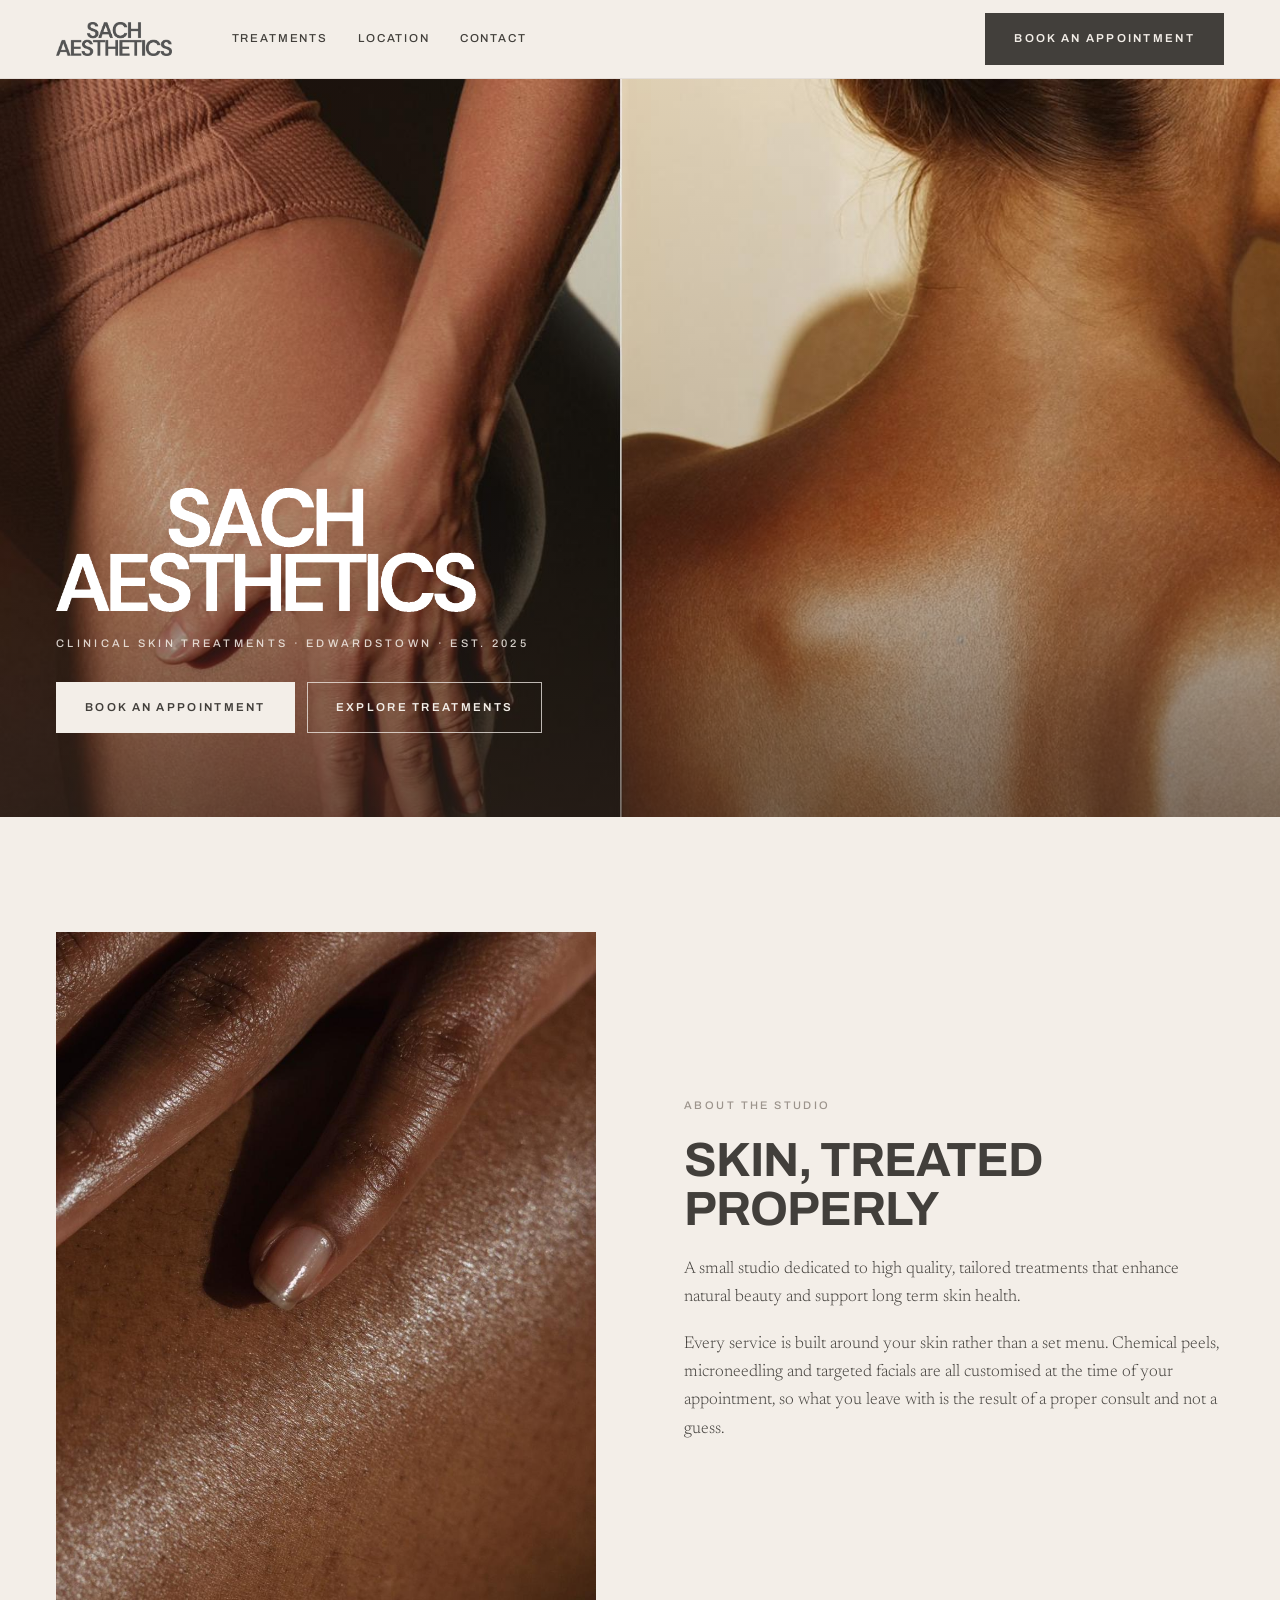
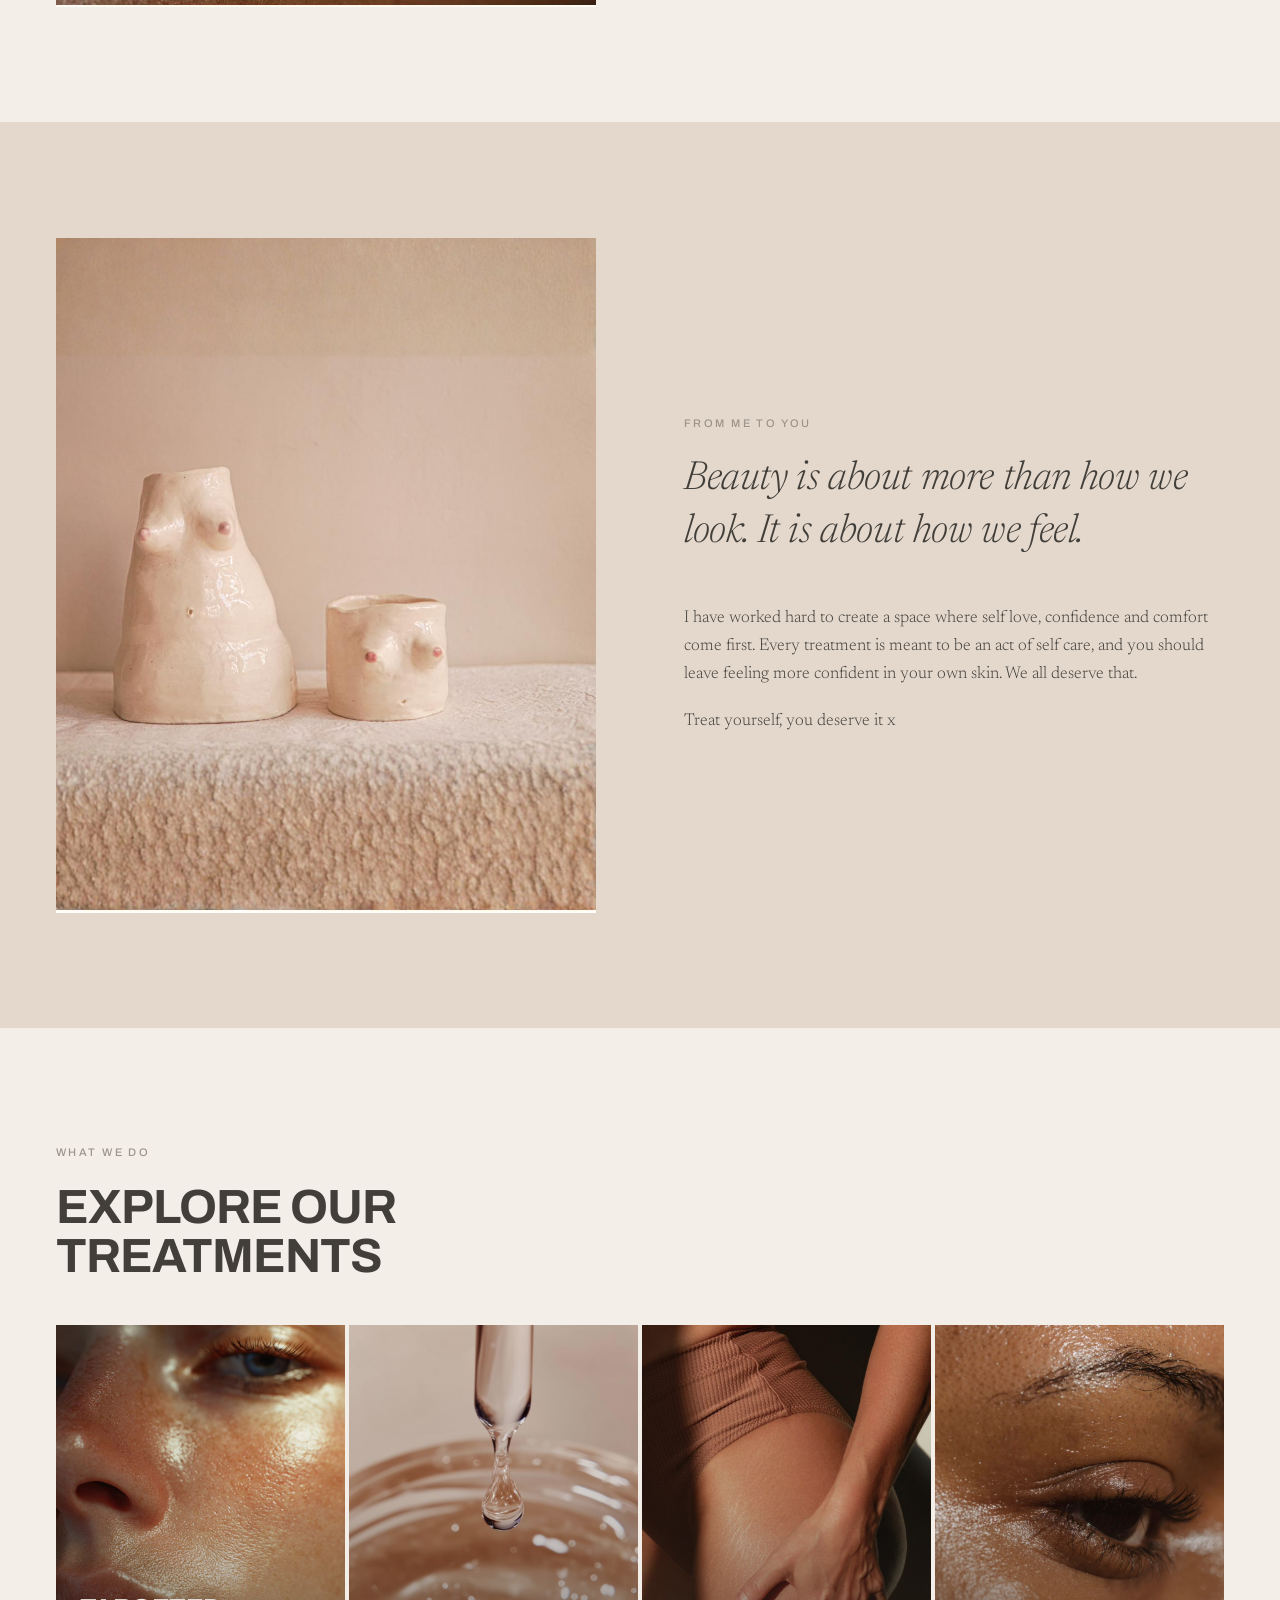
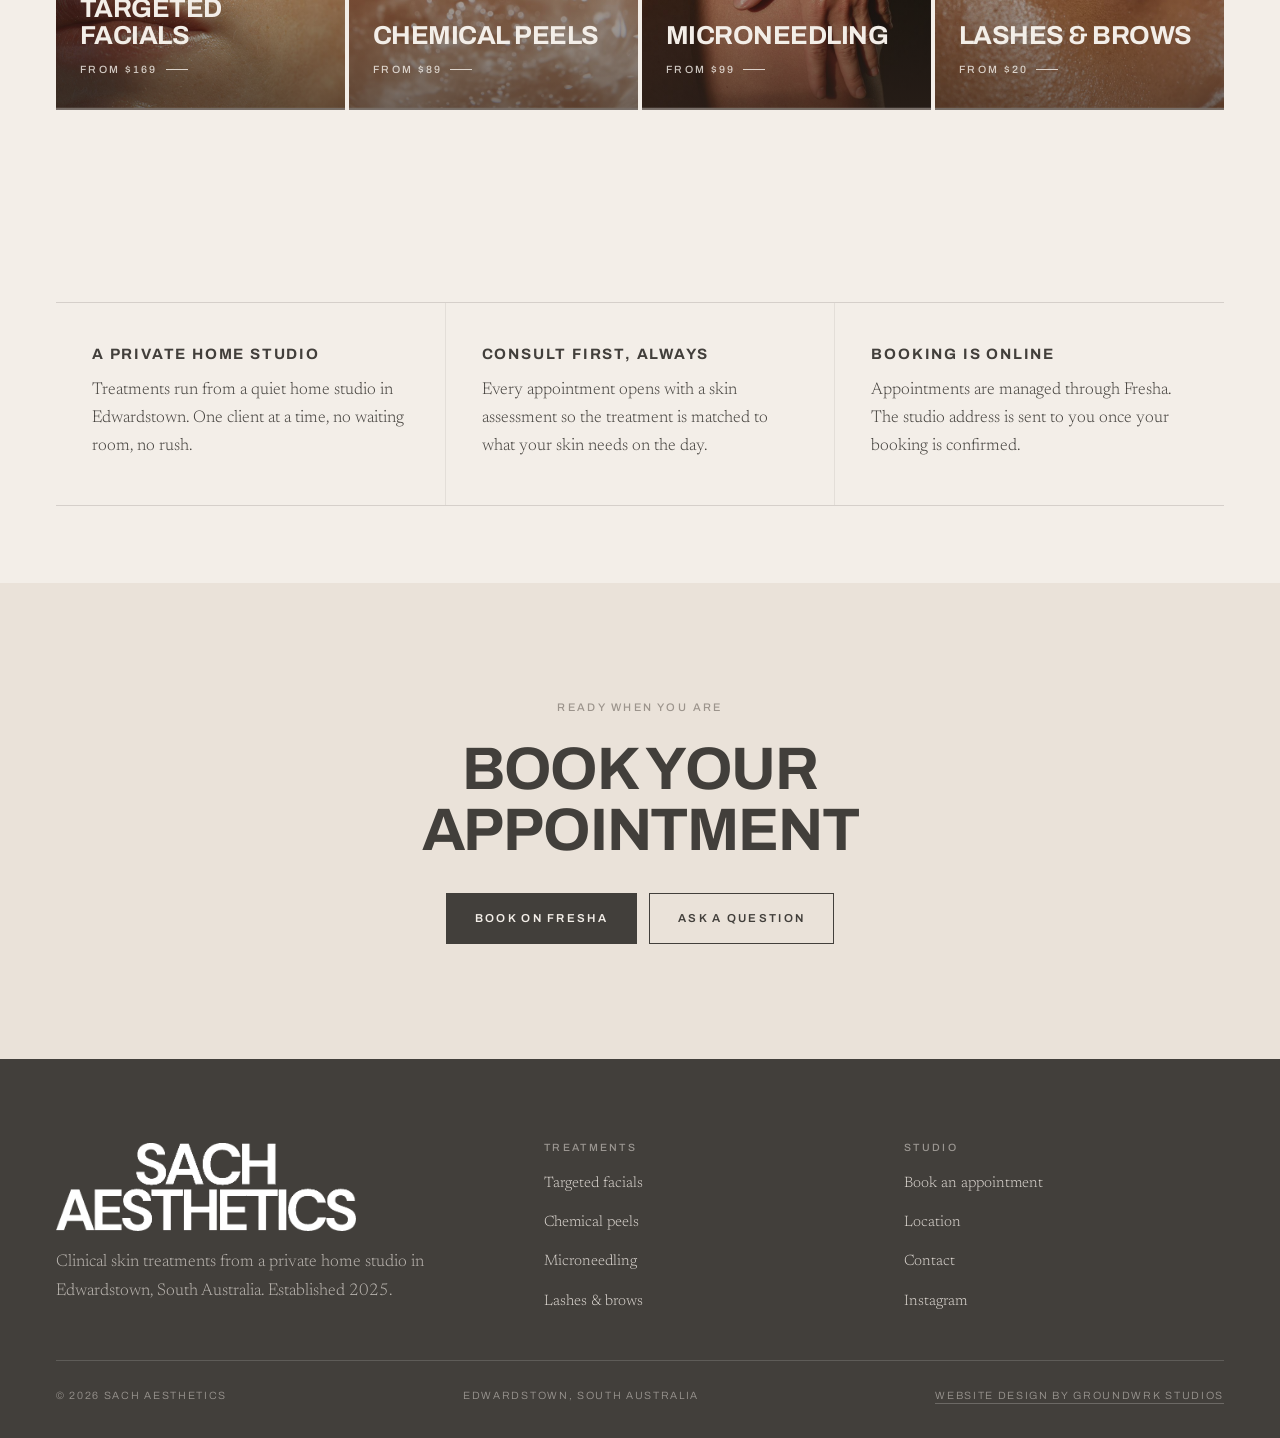
<file: index.html>
<!DOCTYPE html>
<html lang="en-AU">
<head>
<meta charset="utf-8">
<meta name="viewport" content="width=device-width, initial-scale=1">
<title>Sach Aesthetics | Clinical Skin Treatments, Edwardstown Adelaide</title>
<meta name="description" content="Clinical skin treatments from a private home studio in Edwardstown, Adelaide. Chemical peels, microneedling, targeted facials, lashes and brows.">
<link rel="canonical" href="https://sachaesthetics.com.au/">
<meta property="og:title" content="Sach Aesthetics | Clinical Skin Treatments">
<meta property="og:description" content="Clinical skin treatments from a private home studio in Edwardstown, Adelaide.">
<meta property="og:image" content="/assets/img/HOME_PAGE_BANNER_EDITED.jpg">
<meta property="og:type" content="website">
<meta name="theme-color" content="#F3EEE8">
<link rel="icon" href="/assets/img/favicon.png">
<link rel="preconnect" href="https://fonts.googleapis.com">
<link rel="preconnect" href="https://fonts.gstatic.com" crossorigin>
<link href="https://fonts.googleapis.com/css2?family=Archivo:wght@400;500;600;700&family=Newsreader:ital,wght@0,300;0,400;1,300&display=swap" rel="stylesheet">
<link rel="stylesheet" href="/assets/css/style.css?v=7">
</head>
<body>
<a class="skip" href="#main">Skip to content</a>

<!-- ================= HEADER ================= -->
<header class="header">
  <div class="wrap header__inner">
    <button class="burger" aria-expanded="false" aria-controls="drawer" aria-label="Menu">
      <span></span><span></span><span></span>
    </button>
    <a class="brand" href="/" aria-label="Sach Aesthetics home">
      <img src="/assets/img/logo-mark.png" alt="Sach Aesthetics">
    </a>

    <nav class="nav" aria-label="Primary">
      <ul class="nav__list">
        <li class="nav__item--has-menu">
          <a href="/treatments">Treatments</a>
          <ul class="nav__sub">
            <li><a href="/facial-treatments">Targeted Facials</a></li>
            <li><a href="/chemical-peels">Chemical Peels</a></li>
            <li><a href="/microneedling">Microneedling</a></li>
            <li><a href="/lashes-brows">Lashes &amp; Brows</a></li>
          </ul>
        </li>
        <li><a href="/location">Location</a></li>
        <li><a href="/contact">Contact</a></li>
      </ul>
    </nav>

    <a class="btn header__cta" href="https://www.fresha.com/a/sach-aesthetics-edwardstown-32-lindfield-avenue-c9ze8f2w" target="_blank" rel="noopener">Book an appointment</a>

  </div>
</header>

<div class="drawer" id="drawer" data-open="false">
  <ul>
    <li>
      <a href="/treatments">Treatments</a>
      <ul class="drawer__sub">
        <li><a href="/facial-treatments">Targeted Facials</a></li>
        <li><a href="/chemical-peels">Chemical Peels</a></li>
        <li><a href="/microneedling">Microneedling</a></li>
        <li><a href="/lashes-brows">Lashes &amp; Brows</a></li>
      </ul>
    </li>
    <li><a href="/location">Location</a></li>
    <li><a href="/contact">Contact</a></li>
    <li><a href="https://www.fresha.com/a/sach-aesthetics-edwardstown-32-lindfield-avenue-c9ze8f2w" target="_blank" rel="noopener">Book an appointment</a></li>
  </ul>
</div>

<main id="main">

  <!-- ================= HERO ================= -->
  <section class="hero">
    <div class="hero__media">
      <picture>
        <source media="(min-width: 700px)" srcset="/assets/img/HOME_PAGE_BANNER_EDITED.jpg">
        <img src="/assets/img/HOME_PAGE_BANNER_EDITED-right.jpg" alt="Close detail of healthy, hydrated skin in warm light" fetchpriority="high">
      </picture>
    </div>
    <div class="wrap hero__body">
      <img class="hero__logo" src="/assets/img/logo-mark.png" alt="Sach Aesthetics">
      <p class="hero__tag">Clinical skin treatments &middot; Edwardstown &middot; Est. 2025</p>
      <div class="btn-row">
        <a class="btn btn--solid-light" href="https://www.fresha.com/a/sach-aesthetics-edwardstown-32-lindfield-avenue-c9ze8f2w" target="_blank" rel="noopener">Book an appointment</a>
        <a class="btn btn--light" href="/treatments">Explore treatments</a>
      </div>
    </div>
  </section>

  <!-- ================= ABOUT ================= -->
  <section class="section">
    <div class="wrap split">
      <div class="split__media" data-reveal>
        <img src="/assets/img/SA_Body.jpg" alt="Sunlit skin across the shoulders and back" loading="lazy">
      </div>
      <div data-reveal data-reveal-delay="120">
        <span class="label">About the studio</span>
        <h2>Skin, treated properly</h2>
        <p>A small studio dedicated to high quality, tailored treatments that enhance natural beauty and support long term skin health.</p>
        <p>Every service is built around your skin rather than a set menu. Chemical peels, microneedling and targeted facials are all customised at the time of your appointment, so what you leave with is the result of a proper consult and not a guess.</p>
      </div>
    </div>
  </section>

  <!-- ================= FROM ME TO YOU ================= -->
  <section class="section section--shell">
    <div class="wrap split split--flip">
      <div class="split__media" data-reveal>
        <img src="/assets/img/Pots.png" alt="Handmade ceramic vessels on a linen shelf in the studio" loading="lazy">
      </div>
      <div data-reveal data-reveal-delay="120">
        <span class="label">From me to you</span>
        <p class="quote">Beauty is about more than how we look. It is about how we feel.</p>
        <p style="margin-top:28px">I have worked hard to create a space where self love, confidence and comfort come first. Every treatment is meant to be an act of self care, and you should leave feeling more confident in your own skin. We all deserve that.</p>
        <p>Treat yourself, you deserve it x</p>
      </div>
    </div>
  </section>

  <!-- ================= TREATMENTS ================= -->
  <section class="section">
    <div class="wrap">
      <div style="max-width:56ch;margin-bottom:44px" data-reveal>
        <span class="label">What we do</span>
        <h2 style="font-size:clamp(28px,4.4vw,48px)">Explore our treatments</h2>
      </div>
    </div>
    <div class="wrap">
      <div class="cards">
        <a class="card" href="/facial-treatments" data-reveal>
          <img src="/assets/img/SA_Face_3.png" alt="" loading="lazy">
          <div class="card__body">
            <h3>Targeted facials</h3>
            <span class="card__more">From $169</span>
          </div>
        </a>
        <a class="card" href="/chemical-peels" data-reveal data-reveal-delay="90">
          <img src="/assets/img/Dropper.png" alt="" loading="lazy">
          <div class="card__body">
            <h3>Chemical peels</h3>
            <span class="card__more">From $89</span>
          </div>
        </a>
        <a class="card" href="/microneedling" data-reveal data-reveal-delay="180">
          <img src="/assets/img/Legs.png" alt="" loading="lazy">
          <div class="card__body">
            <h3>Microneedling</h3>
            <span class="card__more">From $99</span>
          </div>
        </a>
        <a class="card" href="/lashes-brows" data-reveal data-reveal-delay="270">
          <img src="/assets/img/Eyebrow.png" alt="" loading="lazy">
          <div class="card__body">
            <h3>Lashes &amp; brows</h3>
            <span class="card__more">From $20</span>
          </div>
        </a>
      </div>
    </div>
  </section>

  <!-- ================= HOW IT WORKS ================= -->
  <section class="section--tight">
    <div class="wrap">
      <div class="tiles">
        <div class="tile" data-reveal>
          <h3>A private home studio</h3>
          <p>Treatments run from a quiet home studio in Edwardstown. One client at a time, no waiting room, no rush.</p>
        </div>
        <div class="tile" data-reveal data-reveal-delay="90">
          <h3>Consult first, always</h3>
          <p>Every appointment opens with a skin assessment so the treatment is matched to what your skin needs on the day.</p>
        </div>
        <div class="tile" data-reveal data-reveal-delay="180">
          <h3>Booking is online</h3>
          <p>Appointments are managed through Fresha. The studio address is sent to you once your booking is confirmed.</p>
        </div>
      </div>
    </div>
  </section>

  <!-- ================= CTA ================= -->
  <section class="section section--deep">
    <div class="wrap" style="text-align:center" data-reveal>
      <span class="label">Ready when you are</span>
      <h2 style="font-size:clamp(30px,5.6vw,60px);max-width:16ch;margin-inline:auto">Book your appointment</h2>
      <div class="btn-row" style="justify-content:center;margin-top:32px">
        <a class="btn" href="https://www.fresha.com/a/sach-aesthetics-edwardstown-32-lindfield-avenue-c9ze8f2w" target="_blank" rel="noopener">Book on Fresha</a>
        <a class="btn btn--ghost" href="/contact">Ask a question</a>
      </div>
    </div>
  </section>

</main>

<!-- ================= FOOTER ================= -->
<footer class="footer">
  <div class="wrap">
    <div class="footer__top">
      <div>
        <img class="footer__logo" src="/assets/img/logo-mark.png" alt="Sach Aesthetics">
        <p class="footer__blurb">Clinical skin treatments from a private home studio in Edwardstown, South Australia. Established 2025.</p>
      </div>
      <div>
        <h4>Treatments</h4>
        <ul>
          <li><a href="/facial-treatments">Targeted facials</a></li>
          <li><a href="/chemical-peels">Chemical peels</a></li>
          <li><a href="/microneedling">Microneedling</a></li>
          <li><a href="/lashes-brows">Lashes &amp; brows</a></li>
        </ul>
      </div>
      <div>
        <h4>Studio</h4>
        <ul>
          <li><a href="https://www.fresha.com/a/sach-aesthetics-edwardstown-32-lindfield-avenue-c9ze8f2w" target="_blank" rel="noopener">Book an appointment</a></li>
          <li><a href="/location">Location</a></li>
          <li><a href="/contact">Contact</a></li>
          <li><a href="https://www.instagram.com/sachskinaesthetics/" target="_blank" rel="noopener">Instagram</a></li>
        </ul>
      </div>
    </div>
    <div class="footer__base">
      <span>&copy; <span data-year>2026</span> Sach Aesthetics</span>
      <span>Edwardstown, South Australia</span>
      <span class="footer__credit"><a href="https://business.groundwrkstudios.com.au/" target="_blank" rel="noopener">Website design by Groundwrk Studios</a></span>
    </div>
  </div>
</footer>

<div class="bookbar">
  <a class="btn" href="https://www.fresha.com/a/sach-aesthetics-edwardstown-32-lindfield-avenue-c9ze8f2w" target="_blank" rel="noopener">Book an appointment</a>
</div>

<script src="/assets/js/main.js?v=7" defer></script>
</body>
</html>
</file>
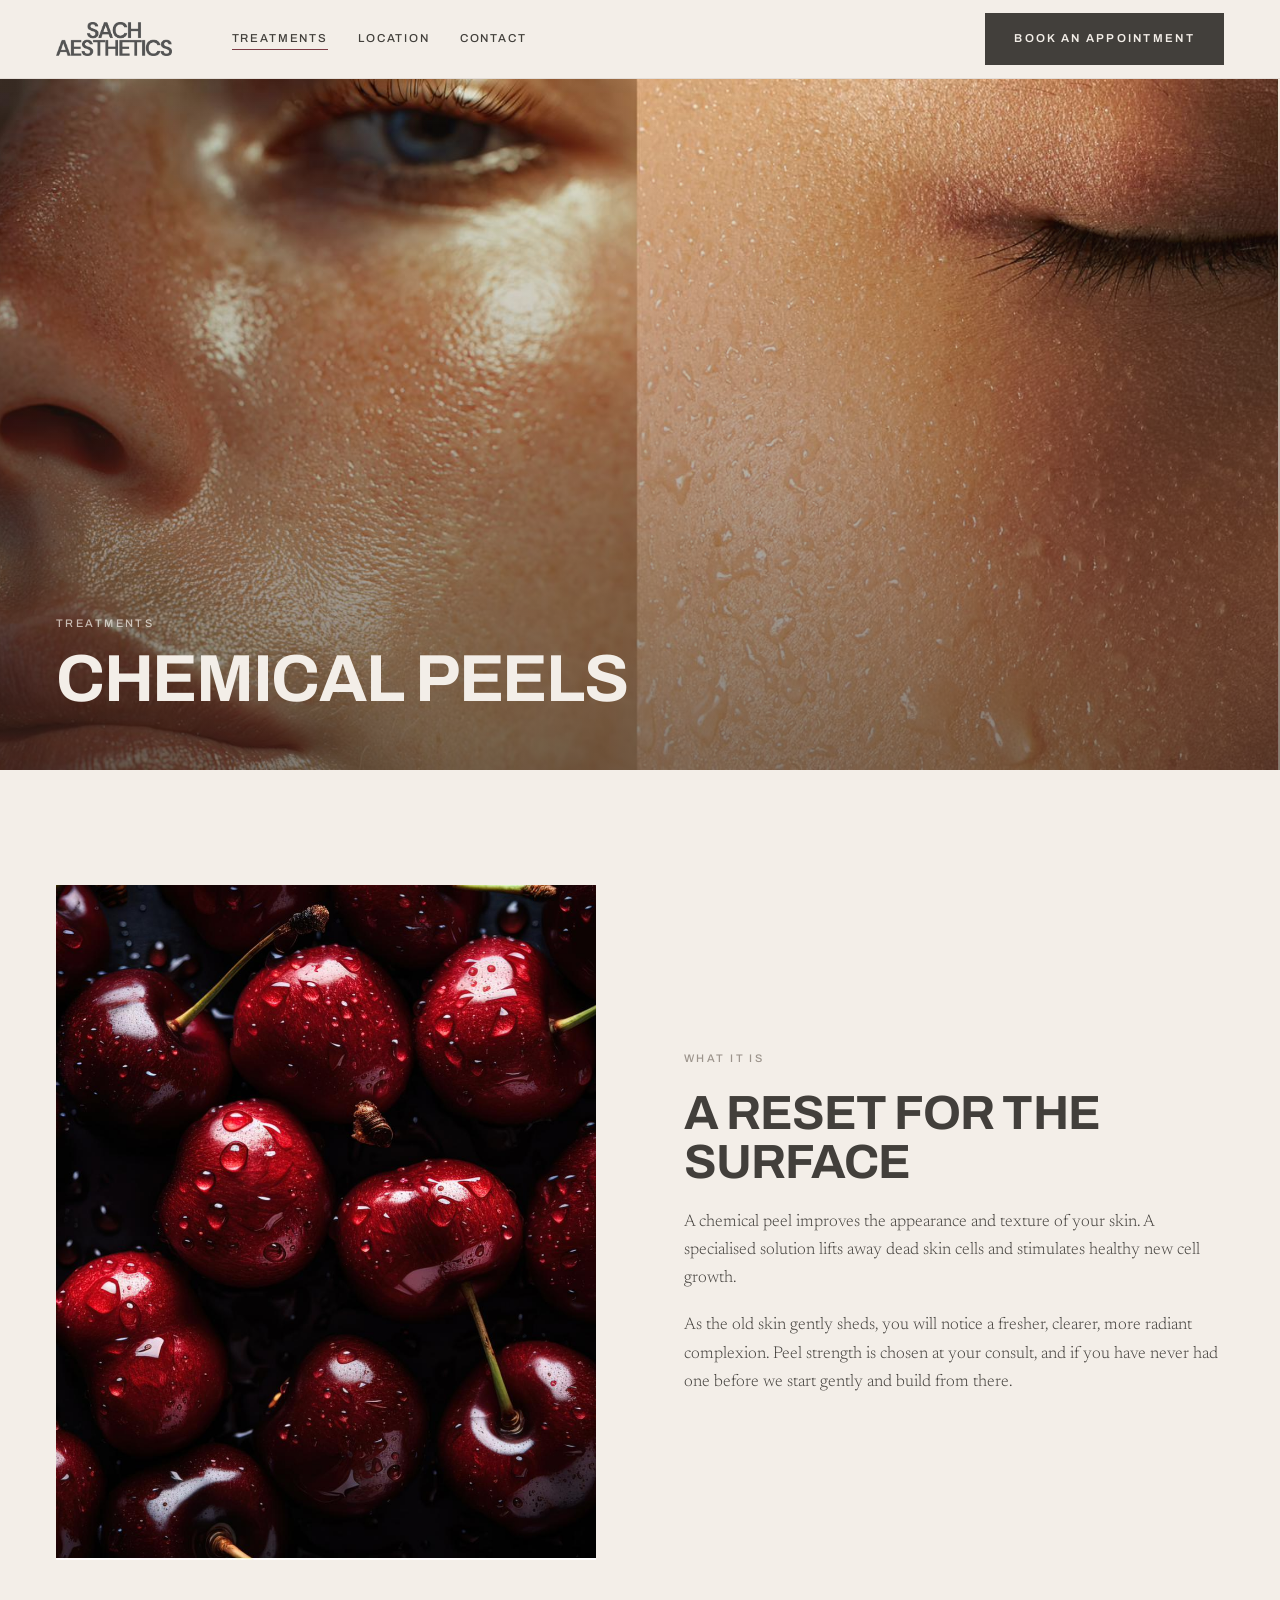
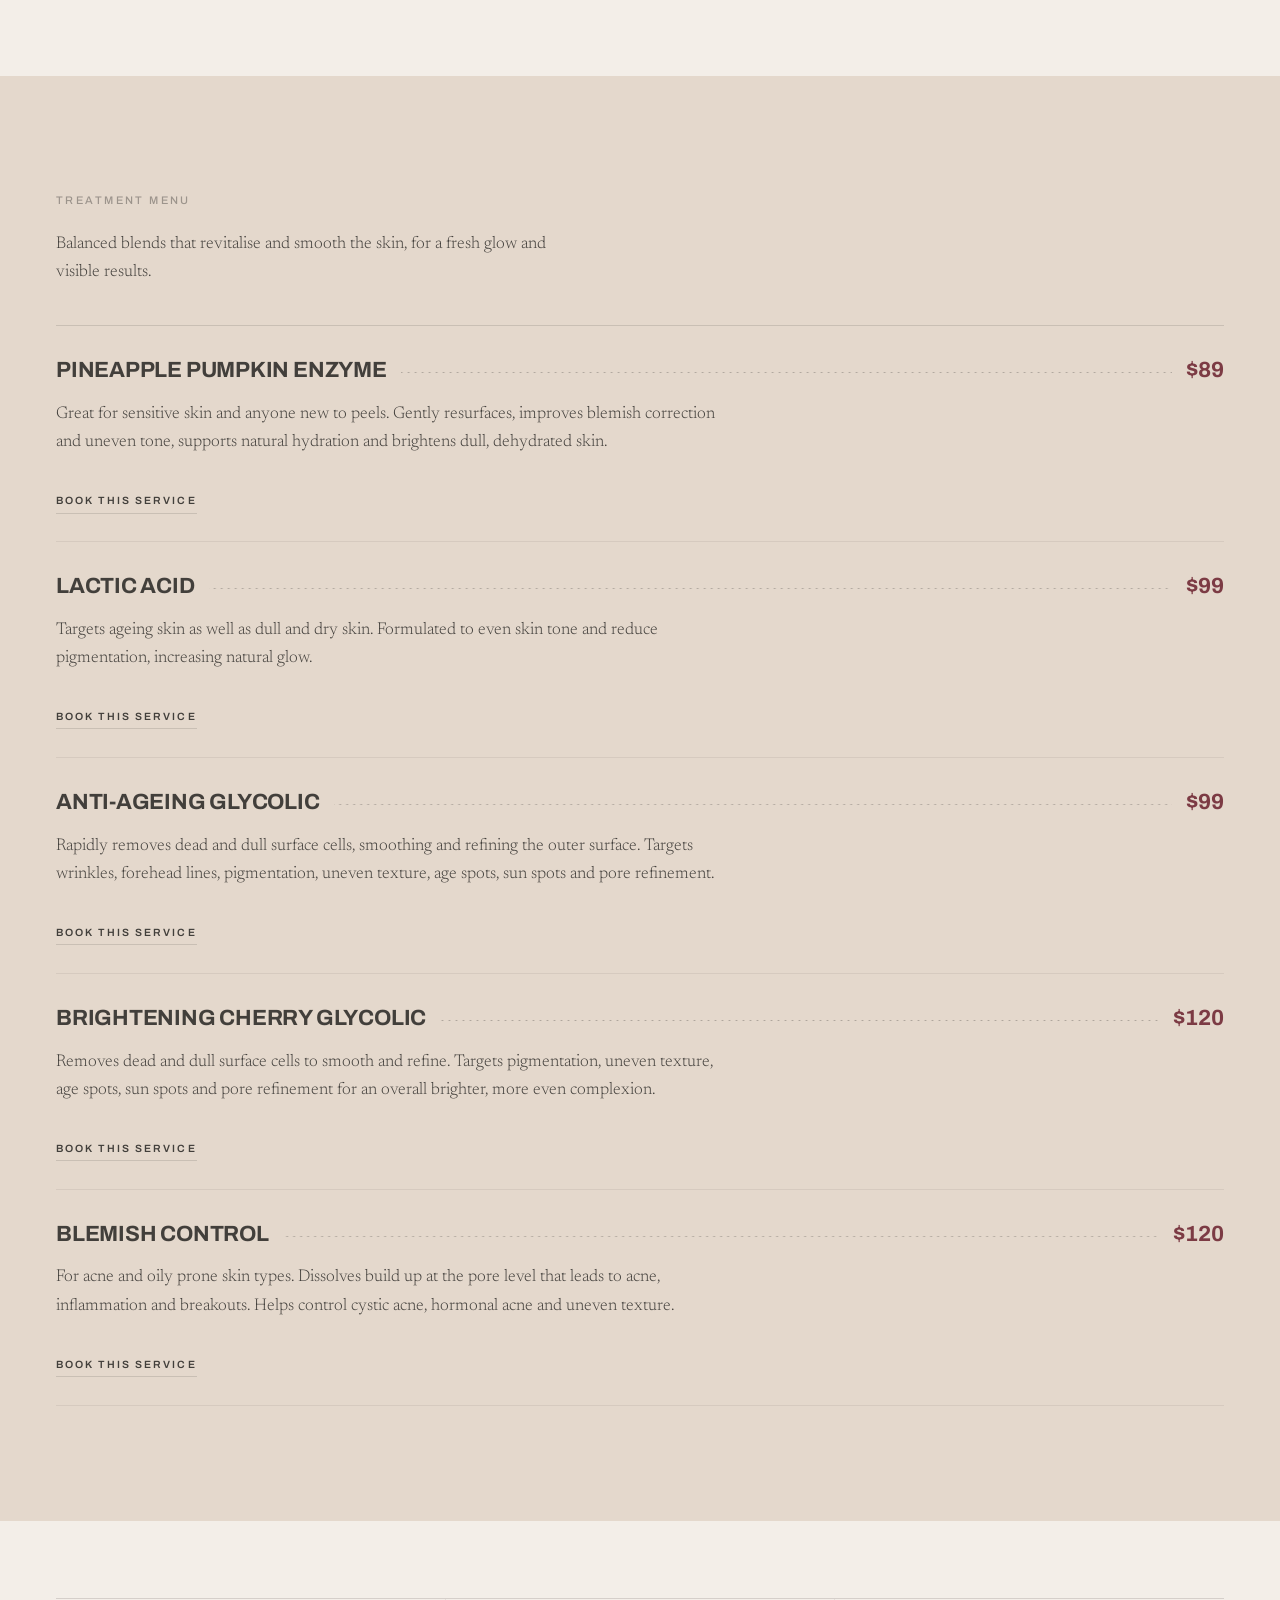
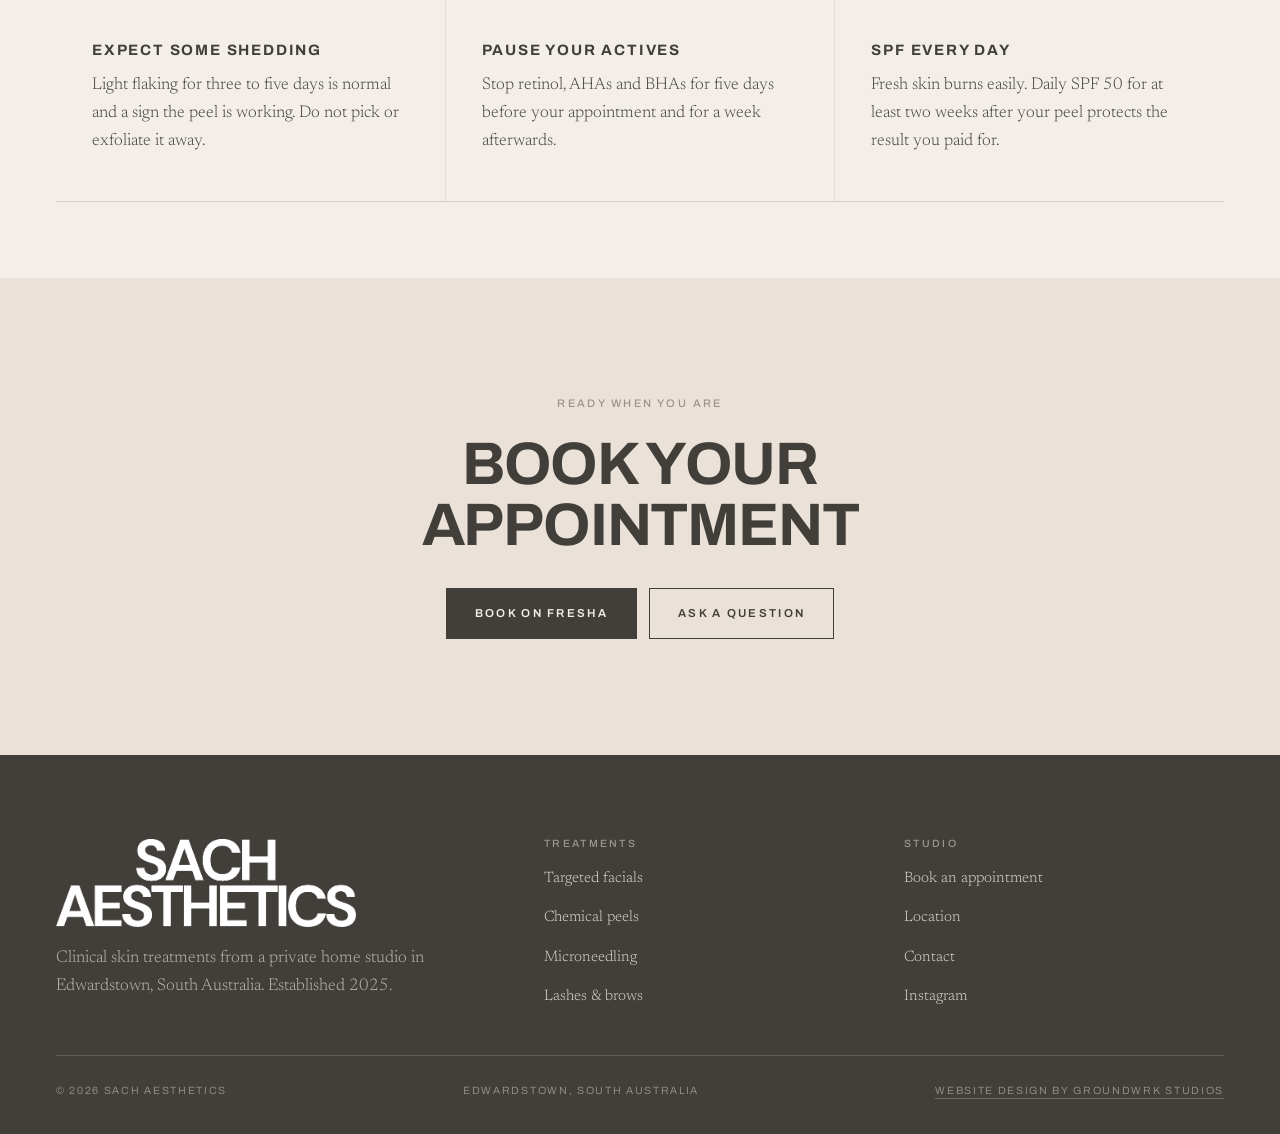
<file: chemical-peels.html>
<!DOCTYPE html>
<html lang="en-AU">
<head>
<meta charset="utf-8">
<meta name="viewport" content="width=device-width, initial-scale=1">
<title>Chemical Peels | Sach Aesthetics</title>
<meta name="description" content="Enzyme, lactic, glycolic and blemish control peels from $89. Edwardstown, Adelaide.">
<link rel="canonical" href="https://sachaesthetics.com.au/chemical-peels">
<meta property="og:title" content="Chemical Peels | Sach Aesthetics">
<meta property="og:description" content="Enzyme, lactic, glycolic and blemish control peels from $89. Edwardstown, Adelaide.">
<meta property="og:image" content="/assets/img/CHEMICAL_PEEL_BANNER.jpg">
<meta property="og:type" content="website">
<meta name="theme-color" content="#F3EEE8">
<link rel="icon" href="/assets/img/favicon.png">
<link rel="preconnect" href="https://fonts.googleapis.com">
<link rel="preconnect" href="https://fonts.gstatic.com" crossorigin>
<link href="https://fonts.googleapis.com/css2?family=Archivo:wght@400;500;600;700&family=Newsreader:ital,wght@0,300;0,400;1,300&display=swap" rel="stylesheet">
<link rel="stylesheet" href="/assets/css/style.css?v=7">
</head>
<body>
<a class="skip" href="#main">Skip to content</a>

<header class="header">
  <div class="wrap header__inner">
    <button class="burger" aria-expanded="false" aria-controls="drawer" aria-label="Menu">
      <span></span><span></span><span></span>
    </button>
    <a class="brand" href="/" aria-label="Sach Aesthetics home">
      <img src="/assets/img/logo-mark.png" alt="Sach Aesthetics">
    </a>

    <nav class="nav" aria-label="Primary">
      <ul class="nav__list">
        <li class="nav__item--has-menu">
          <a href="/treatments" aria-current="page">Treatments</a>
          <ul class="nav__sub">
            <li><a href="/facial-treatments">Targeted Facials</a></li>
            <li><a href="/chemical-peels">Chemical Peels</a></li>
            <li><a href="/microneedling">Microneedling</a></li>
            <li><a href="/lashes-brows">Lashes &amp; Brows</a></li>
          </ul>
        </li>
        <li><a href="/location">Location</a></li>
        <li><a href="/contact">Contact</a></li>
      </ul>
    </nav>

    <a class="btn header__cta" href="https://www.fresha.com/a/sach-aesthetics-edwardstown-32-lindfield-avenue-c9ze8f2w" target="_blank" rel="noopener">Book an appointment</a>

  </div>
</header>

<div class="drawer" id="drawer" data-open="false">
  <ul>
    <li>
      <a href="/treatments">Treatments</a>
      <ul class="drawer__sub">
        <li><a href="/facial-treatments">Targeted Facials</a></li>
        <li><a href="/chemical-peels">Chemical Peels</a></li>
        <li><a href="/microneedling">Microneedling</a></li>
        <li><a href="/lashes-brows">Lashes &amp; Brows</a></li>
      </ul>
    </li>
    <li><a href="/location">Location</a></li>
    <li><a href="/contact">Contact</a></li>
    <li><a href="https://www.fresha.com/a/sach-aesthetics-edwardstown-32-lindfield-avenue-c9ze8f2w" target="_blank" rel="noopener">Book an appointment</a></li>
  </ul>
</div>

<main id="main">

  <section class="banner">
    <div class="banner__media">
      <picture>
        <source media="(min-width: 700px)" srcset="/assets/img/CHEMICAL_PEEL_BANNER.jpg">
        <img src="/assets/img/CHEMICAL_PEEL_BANNER-left.jpg" alt="A dropper releasing a clear serum" fetchpriority="high">
      </picture>
    </div>
    <div class="wrap banner__body">
      <span class="label">Treatments</span>
      <h1>Chemical peels</h1>
    </div>
  </section>

  <section class="section">
    <div class="wrap split split--flip">
      <div class="split__media" data-reveal>
        <img src="/assets/img/Cherries.png" alt="Fresh cherries, the source of the brightening cherry glycolic peel" loading="lazy">
      </div>
      <div data-reveal data-reveal-delay="120">
        <span class="label">What it is</span>
        <h2>A reset for the surface</h2>
        <p>A chemical peel improves the appearance and texture of your skin. A specialised solution lifts away dead skin cells and stimulates healthy new cell growth.</p>
        <p>As the old skin gently sheds, you will notice a fresher, clearer, more radiant complexion. Peel strength is chosen at your consult, and if you have never had one before we start gently and build from there.</p>
      </div>
    </div>
  </section>

  <section class="section section--shell">
    <div class="wrap">
      <span class="label" data-reveal>Treatment menu</span>
      <p style="max-width:52ch;margin-bottom:38px" data-reveal>Balanced blends that revitalise and smooth the skin, for a fresh glow and visible results.</p>
      <div class="ledger">
        <div class="ledger__row" data-reveal>
          <div class="ledger__head">
            <span class="ledger__name">Pineapple Pumpkin Enzyme</span>
            <span class="ledger__leader" aria-hidden="true"></span>
            <span class="ledger__price">$89</span>
          </div>
          <p class="ledger__desc">Great for sensitive skin and anyone new to peels. Gently resurfaces, improves blemish correction and uneven tone, supports natural hydration and brightens dull, dehydrated skin.</p>
          <a class="ledger__book" href="https://www.fresha.com/a/sach-aesthetics-edwardstown-32-lindfield-avenue-c9ze8f2w" target="_blank" rel="noopener">Book this service</a>
        </div>
        <div class="ledger__row" data-reveal data-reveal-delay="70">
          <div class="ledger__head">
            <span class="ledger__name">Lactic Acid</span>
            <span class="ledger__leader" aria-hidden="true"></span>
            <span class="ledger__price">$99</span>
          </div>
          <p class="ledger__desc">Targets ageing skin as well as dull and dry skin. Formulated to even skin tone and reduce pigmentation, increasing natural glow.</p>
          <a class="ledger__book" href="https://www.fresha.com/a/sach-aesthetics-edwardstown-32-lindfield-avenue-c9ze8f2w" target="_blank" rel="noopener">Book this service</a>
        </div>
        <div class="ledger__row" data-reveal data-reveal-delay="140">
          <div class="ledger__head">
            <span class="ledger__name">Anti-Ageing Glycolic</span>
            <span class="ledger__leader" aria-hidden="true"></span>
            <span class="ledger__price">$99</span>
          </div>
          <p class="ledger__desc">Rapidly removes dead and dull surface cells, smoothing and refining the outer surface. Targets wrinkles, forehead lines, pigmentation, uneven texture, age spots, sun spots and pore refinement.</p>
          <a class="ledger__book" href="https://www.fresha.com/a/sach-aesthetics-edwardstown-32-lindfield-avenue-c9ze8f2w" target="_blank" rel="noopener">Book this service</a>
        </div>
        <div class="ledger__row" data-reveal data-reveal-delay="210">
          <div class="ledger__head">
            <span class="ledger__name">Brightening Cherry Glycolic</span>
            <span class="ledger__leader" aria-hidden="true"></span>
            <span class="ledger__price">$120</span>
          </div>
          <p class="ledger__desc">Removes dead and dull surface cells to smooth and refine. Targets pigmentation, uneven texture, age spots, sun spots and pore refinement for an overall brighter, more even complexion.</p>
          <a class="ledger__book" href="https://www.fresha.com/a/sach-aesthetics-edwardstown-32-lindfield-avenue-c9ze8f2w" target="_blank" rel="noopener">Book this service</a>
        </div>
        <div class="ledger__row" data-reveal data-reveal-delay="280">
          <div class="ledger__head">
            <span class="ledger__name">Blemish Control</span>
            <span class="ledger__leader" aria-hidden="true"></span>
            <span class="ledger__price">$120</span>
          </div>
          <p class="ledger__desc">For acne and oily prone skin types. Dissolves build up at the pore level that leads to acne, inflammation and breakouts. Helps control cystic acne, hormonal acne and uneven texture.</p>
          <a class="ledger__book" href="https://www.fresha.com/a/sach-aesthetics-edwardstown-32-lindfield-avenue-c9ze8f2w" target="_blank" rel="noopener">Book this service</a>
        </div>
      </div>
    </div>
  </section>

  <section class="section--tight">
    <div class="wrap">
      <div class="tiles">
        <div class="tile" data-reveal>
          <h3>Expect some shedding</h3>
          <p>Light flaking for three to five days is normal and a sign the peel is working. Do not pick or exfoliate it away.</p>
        </div>
        <div class="tile" data-reveal data-reveal-delay="90">
          <h3>Pause your actives</h3>
          <p>Stop retinol, AHAs and BHAs for five days before your appointment and for a week afterwards.</p>
        </div>
        <div class="tile" data-reveal data-reveal-delay="180">
          <h3>SPF every day</h3>
          <p>Fresh skin burns easily. Daily SPF 50 for at least two weeks after your peel protects the result you paid for.</p>
        </div>
      </div>
    </div>
  </section>

  <section class="section section--deep">
    <div class="wrap" style="text-align:center" data-reveal>
      <span class="label">Ready when you are</span>
      <h2 style="font-size:clamp(30px,5.6vw,60px);max-width:16ch;margin-inline:auto">Book your appointment</h2>
      <div class="btn-row" style="justify-content:center;margin-top:32px">
        <a class="btn" href="https://www.fresha.com/a/sach-aesthetics-edwardstown-32-lindfield-avenue-c9ze8f2w" target="_blank" rel="noopener">Book on Fresha</a>
        <a class="btn btn--ghost" href="/contact">Ask a question</a>
      </div>
    </div>
  </section>

</main>

<footer class="footer">
  <div class="wrap">
    <div class="footer__top">
      <div>
        <img class="footer__logo" src="/assets/img/logo-mark.png" alt="Sach Aesthetics">
        <p class="footer__blurb">Clinical skin treatments from a private home studio in Edwardstown, South Australia. Established 2025.</p>
      </div>
      <div>
        <h4>Treatments</h4>
        <ul>
          <li><a href="/facial-treatments">Targeted facials</a></li>
          <li><a href="/chemical-peels">Chemical peels</a></li>
          <li><a href="/microneedling">Microneedling</a></li>
          <li><a href="/lashes-brows">Lashes &amp; brows</a></li>
        </ul>
      </div>
      <div>
        <h4>Studio</h4>
        <ul>
          <li><a href="https://www.fresha.com/a/sach-aesthetics-edwardstown-32-lindfield-avenue-c9ze8f2w" target="_blank" rel="noopener">Book an appointment</a></li>
          <li><a href="/location">Location</a></li>
          <li><a href="/contact">Contact</a></li>
          <li><a href="https://www.instagram.com/sachskinaesthetics/" target="_blank" rel="noopener">Instagram</a></li>
        </ul>
      </div>
    </div>
    <div class="footer__base">
      <span>&copy; <span data-year>2026</span> Sach Aesthetics</span>
      <span>Edwardstown, South Australia</span>
      <span class="footer__credit"><a href="https://business.groundwrkstudios.com.au/" target="_blank" rel="noopener">Website design by Groundwrk Studios</a></span>
    </div>
  </div>
</footer>

<div class="bookbar">
  <a class="btn" href="https://www.fresha.com/a/sach-aesthetics-edwardstown-32-lindfield-avenue-c9ze8f2w" target="_blank" rel="noopener">Book an appointment</a>
</div>

<script src="/assets/js/main.js?v=7" defer></script>
</body>
</html>
</file>
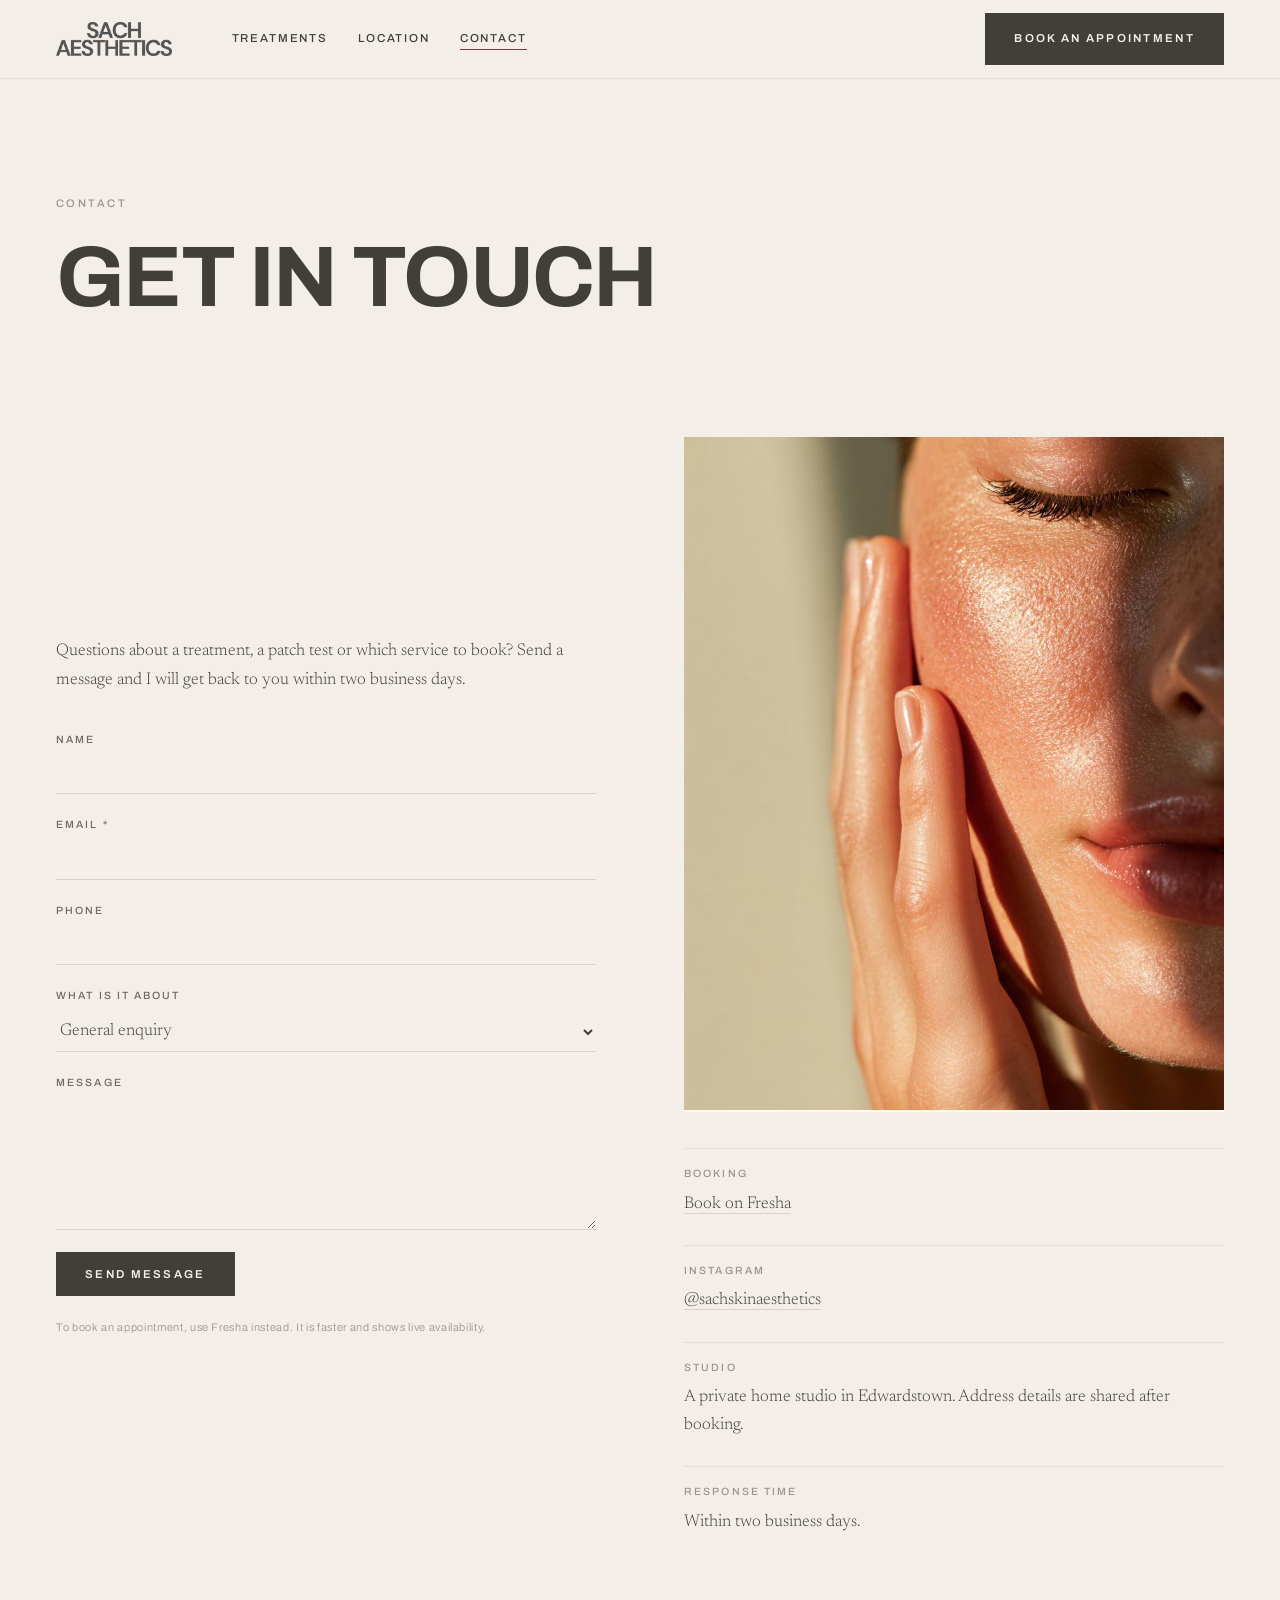
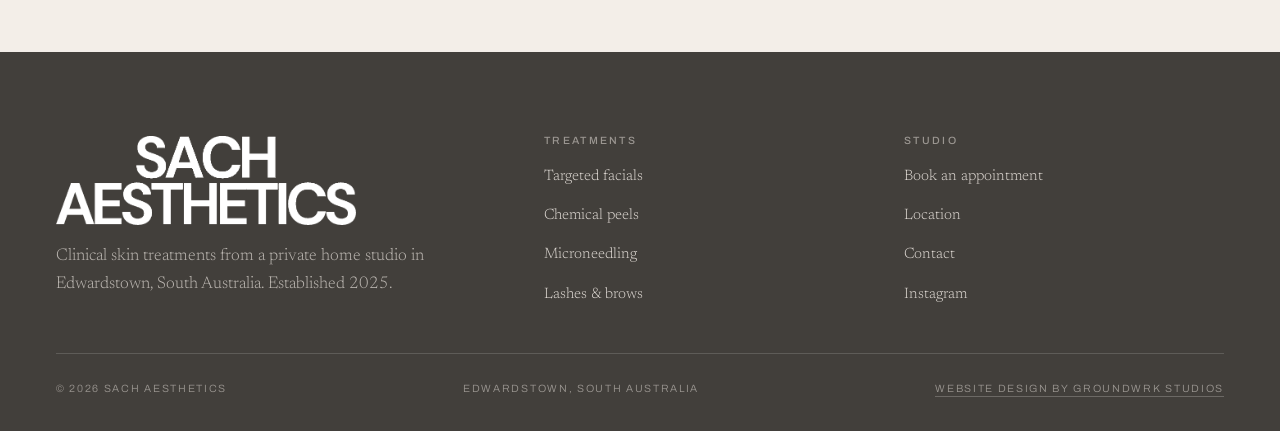
<file: contact.html>
<!DOCTYPE html>
<html lang="en-AU">
<head>
<meta charset="utf-8">
<meta name="viewport" content="width=device-width, initial-scale=1">
<title>Contact | Sach Aesthetics</title>
<meta name="description" content="Ask a question about treatments, patch tests or bookings at Sach Aesthetics, Edwardstown Adelaide.">
<link rel="canonical" href="https://sachaesthetics.com.au/contact">
<meta property="og:title" content="Contact | Sach Aesthetics">
<meta property="og:description" content="Ask a question about treatments, patch tests or bookings at Sach Aesthetics, Edwardstown Adelaide.">
<meta property="og:image" content="/assets/img/SA_Face.jpg">
<meta property="og:type" content="website">
<meta name="theme-color" content="#F3EEE8">
<link rel="icon" href="/assets/img/favicon.png">
<link rel="preconnect" href="https://fonts.googleapis.com">
<link rel="preconnect" href="https://fonts.gstatic.com" crossorigin>
<link href="https://fonts.googleapis.com/css2?family=Archivo:wght@400;500;600;700&family=Newsreader:ital,wght@0,300;0,400;1,300&display=swap" rel="stylesheet">
<link rel="stylesheet" href="/assets/css/style.css?v=7">
</head>
<body>
<a class="skip" href="#main">Skip to content</a>

<header class="header">
  <div class="wrap header__inner">
    <button class="burger" aria-expanded="false" aria-controls="drawer" aria-label="Menu">
      <span></span><span></span><span></span>
    </button>
    <a class="brand" href="/" aria-label="Sach Aesthetics home">
      <img src="/assets/img/logo-mark.png" alt="Sach Aesthetics">
    </a>

    <nav class="nav" aria-label="Primary">
      <ul class="nav__list">
        <li class="nav__item--has-menu">
          <a href="/treatments">Treatments</a>
          <ul class="nav__sub">
            <li><a href="/facial-treatments">Targeted Facials</a></li>
            <li><a href="/chemical-peels">Chemical Peels</a></li>
            <li><a href="/microneedling">Microneedling</a></li>
            <li><a href="/lashes-brows">Lashes &amp; Brows</a></li>
          </ul>
        </li>
        <li><a href="/location">Location</a></li>
        <li><a href="/contact" aria-current="page">Contact</a></li>
      </ul>
    </nav>

    <a class="btn header__cta" href="https://www.fresha.com/a/sach-aesthetics-edwardstown-32-lindfield-avenue-c9ze8f2w" target="_blank" rel="noopener">Book an appointment</a>

  </div>
</header>

<div class="drawer" id="drawer" data-open="false">
  <ul>
    <li>
      <a href="/treatments">Treatments</a>
      <ul class="drawer__sub">
        <li><a href="/facial-treatments">Targeted Facials</a></li>
        <li><a href="/chemical-peels">Chemical Peels</a></li>
        <li><a href="/microneedling">Microneedling</a></li>
        <li><a href="/lashes-brows">Lashes &amp; Brows</a></li>
      </ul>
    </li>
    <li><a href="/location">Location</a></li>
    <li><a href="/contact">Contact</a></li>
    <li><a href="https://www.fresha.com/a/sach-aesthetics-edwardstown-32-lindfield-avenue-c9ze8f2w" target="_blank" rel="noopener">Book an appointment</a></li>
  </ul>
</div>

<main id="main">

  <section class="section" style="padding-bottom:0">
    <div class="wrap" data-reveal>
      <span class="label">Contact</span>
      <h1 style="font-size:clamp(38px,7vw,86px)">Get in touch</h1>
    </div>
  </section>

  <section class="section">
    <div class="wrap split">
      <div data-reveal>
        <p style="margin-bottom:36px">Questions about a treatment, a patch test or which service to book? Send a message and I will get back to you within two business days.</p>

        <form class="form" action="/api/contact" method="POST" novalidate>
          <div class="hp" aria-hidden="true">
            <label for="company">Company</label>
            <input type="text" id="company" name="company" tabindex="-1" autocomplete="off">
          </div>
          <div class="field">
            <label for="name">Name</label>
            <input type="text" id="name" name="name" autocomplete="name">
          </div>
          <div class="field">
            <label for="email">Email <span aria-hidden="true">*</span></label>
            <input type="email" id="email" name="email" autocomplete="email" required>
          </div>
          <div class="field">
            <label for="phone">Phone</label>
            <input type="tel" id="phone" name="phone" autocomplete="tel">
          </div>
          <div class="field">
            <label for="topic">What is it about</label>
            <select id="topic" name="topic">
              <option>General enquiry</option>
              <option>Targeted facials</option>
              <option>Chemical peels</option>
              <option>Microneedling</option>
              <option>Lashes &amp; brows</option>
              <option>Patch test</option>
              <option>Reschedule or cancel</option>
            </select>
          </div>
          <div class="field">
            <label for="message">Message</label>
            <textarea id="message" name="message"></textarea>
          </div>
          <div>
            <button class="btn" type="submit">Send message</button>
          </div>
          <p class="form__status" role="status" aria-live="polite" hidden></p>
          <p class="form__note">To book an appointment, use Fresha instead. It is faster and shows live availability.</p>
        </form>
      </div>

      <div data-reveal data-reveal-delay="120">
        <img src="/assets/img/SA_Face.jpg" alt="Close detail of calm, hydrated skin" loading="lazy" style="width:100%;aspect-ratio:4/5;object-fit:cover">
        <div class="kv" style="margin-top:36px">
          <div class="kv__item">
            <p class="kv__key">Booking</p>
            <p class="kv__val"><a href="https://www.fresha.com/a/sach-aesthetics-edwardstown-32-lindfield-avenue-c9ze8f2w" target="_blank" rel="noopener">Book on Fresha</a></p>
          </div>
          <div class="kv__item">
            <p class="kv__key">Instagram</p>
            <p class="kv__val"><a href="https://www.instagram.com/sachskinaesthetics/" target="_blank" rel="noopener">@sachskinaesthetics</a></p>
          </div>
          <div class="kv__item">
            <p class="kv__key">Studio</p>
            <p class="kv__val">A private home studio in Edwardstown. Address details are shared after booking.</p>
          </div>
          <div class="kv__item">
            <p class="kv__key">Response time</p>
            <p class="kv__val">Within two business days.</p>
          </div>
        </div>
      </div>
    </div>
  </section>

</main>

<footer class="footer">
  <div class="wrap">
    <div class="footer__top">
      <div>
        <img class="footer__logo" src="/assets/img/logo-mark.png" alt="Sach Aesthetics">
        <p class="footer__blurb">Clinical skin treatments from a private home studio in Edwardstown, South Australia. Established 2025.</p>
      </div>
      <div>
        <h4>Treatments</h4>
        <ul>
          <li><a href="/facial-treatments">Targeted facials</a></li>
          <li><a href="/chemical-peels">Chemical peels</a></li>
          <li><a href="/microneedling">Microneedling</a></li>
          <li><a href="/lashes-brows">Lashes &amp; brows</a></li>
        </ul>
      </div>
      <div>
        <h4>Studio</h4>
        <ul>
          <li><a href="https://www.fresha.com/a/sach-aesthetics-edwardstown-32-lindfield-avenue-c9ze8f2w" target="_blank" rel="noopener">Book an appointment</a></li>
          <li><a href="/location">Location</a></li>
          <li><a href="/contact">Contact</a></li>
          <li><a href="https://www.instagram.com/sachskinaesthetics/" target="_blank" rel="noopener">Instagram</a></li>
        </ul>
      </div>
    </div>
    <div class="footer__base">
      <span>&copy; <span data-year>2026</span> Sach Aesthetics</span>
      <span>Edwardstown, South Australia</span>
      <span class="footer__credit"><a href="https://business.groundwrkstudios.com.au/" target="_blank" rel="noopener">Website design by Groundwrk Studios</a></span>
    </div>
  </div>
</footer>

<div class="bookbar">
  <a class="btn" href="https://www.fresha.com/a/sach-aesthetics-edwardstown-32-lindfield-avenue-c9ze8f2w" target="_blank" rel="noopener">Book an appointment</a>
</div>

<script src="/assets/js/main.js?v=7" defer></script>
</body>
</html>
</file>
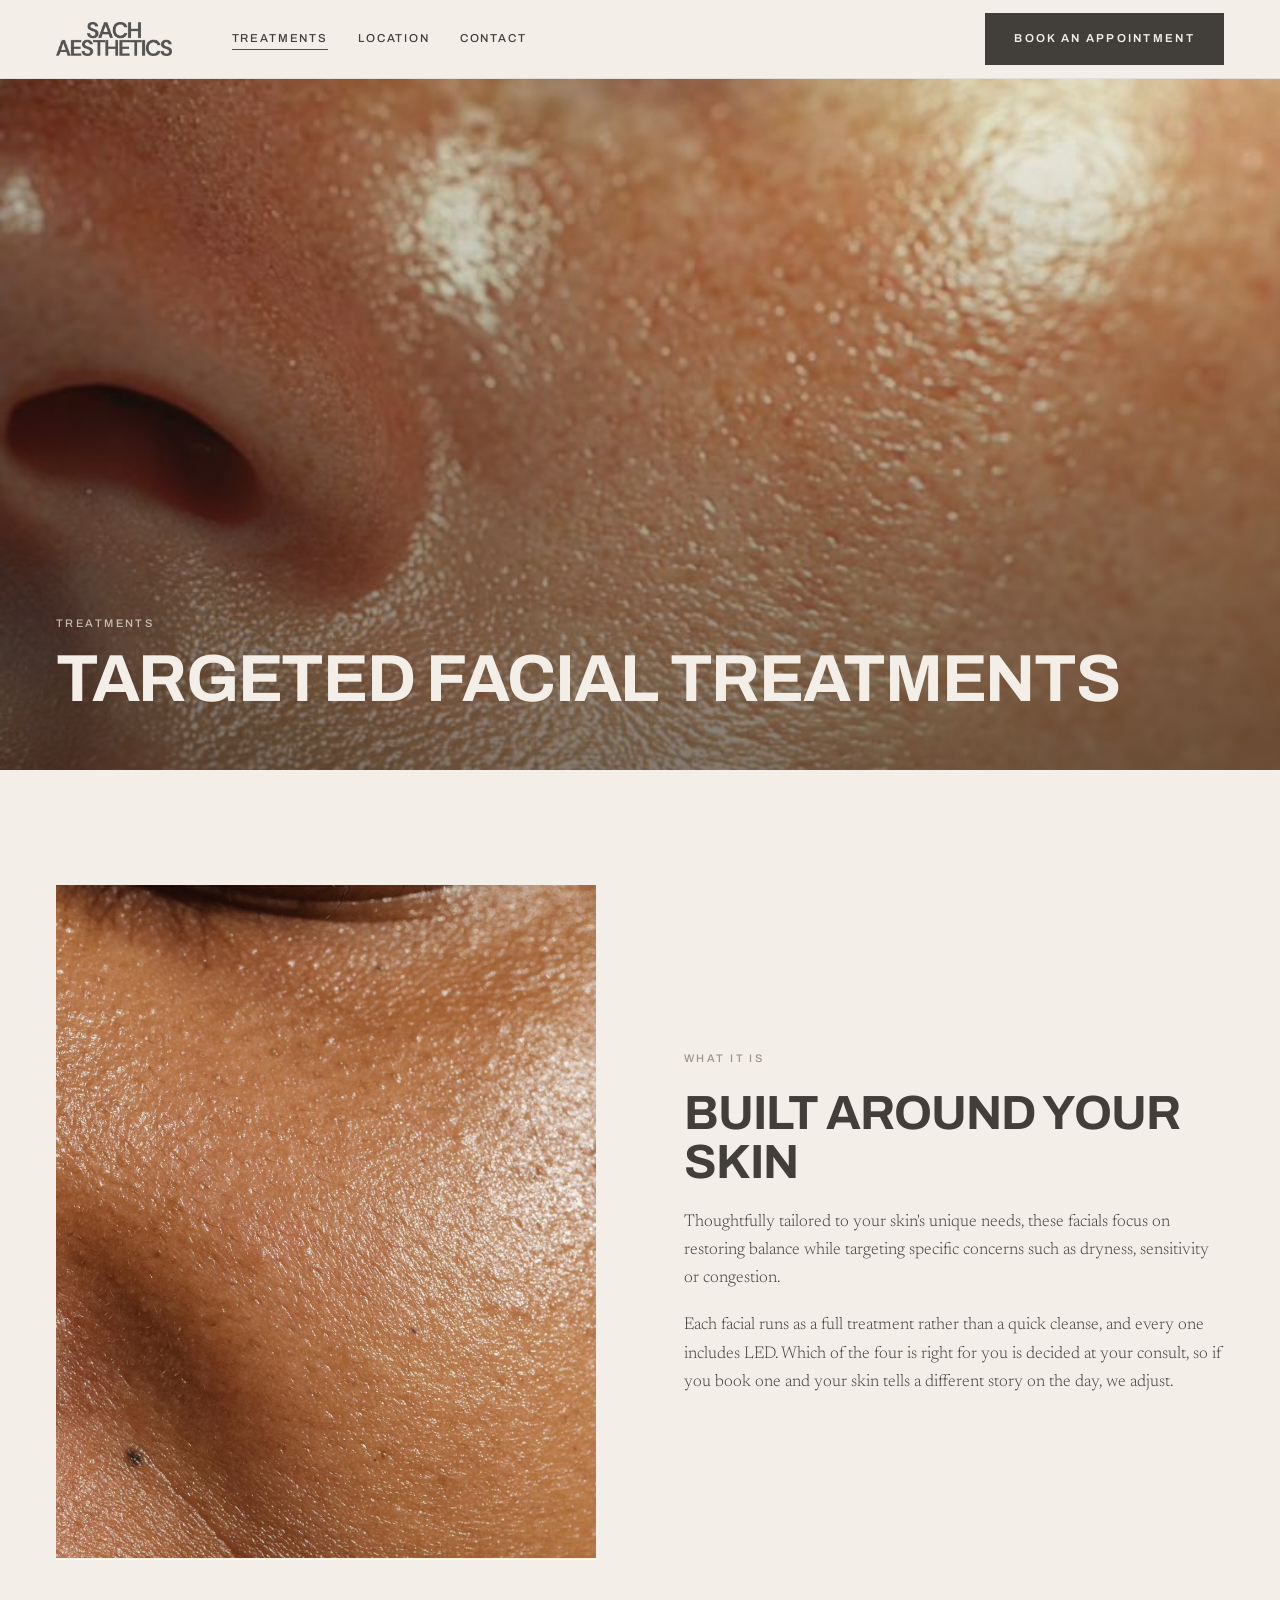
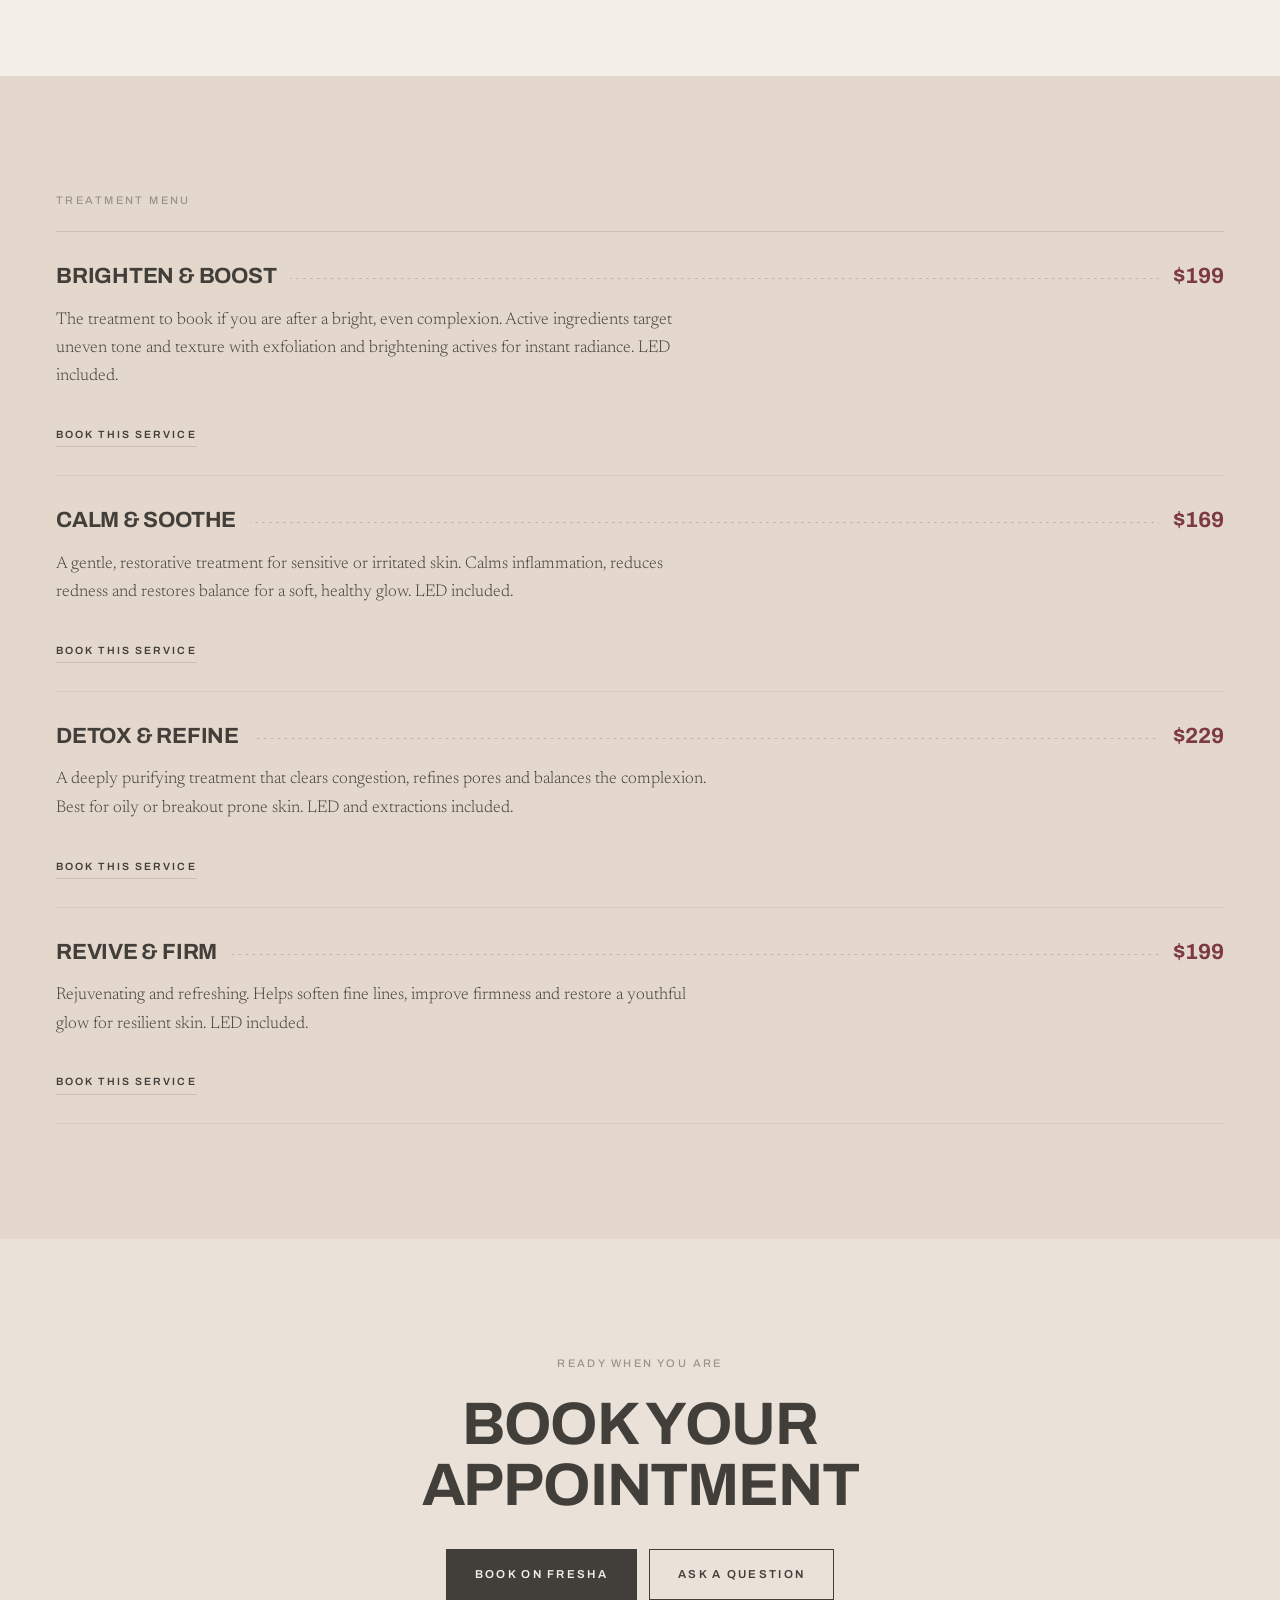
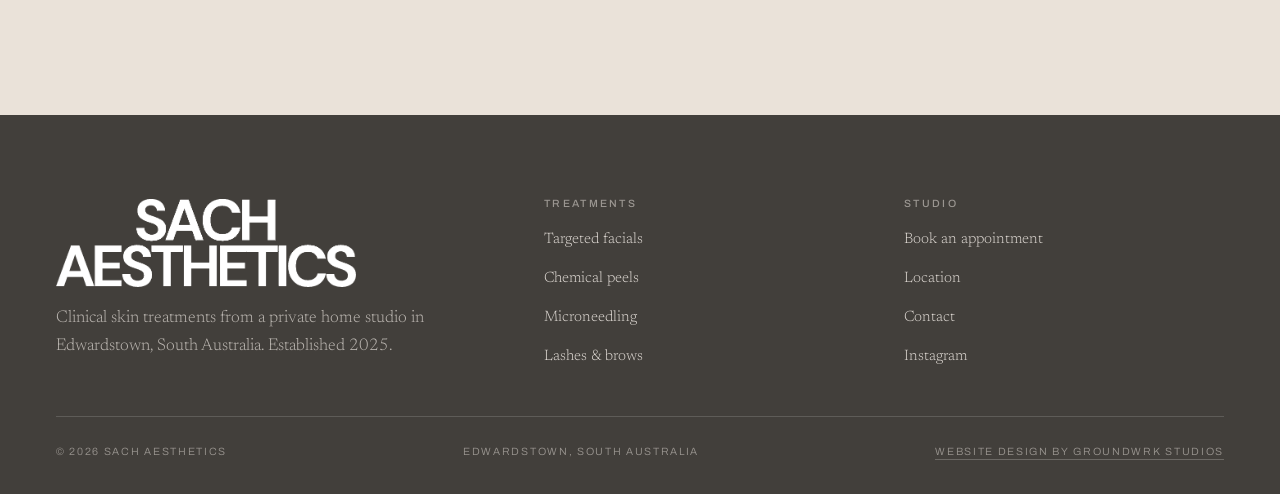
<file: facial-treatments.html>
<!DOCTYPE html>
<html lang="en-AU">
<head>
<meta charset="utf-8">
<meta name="viewport" content="width=device-width, initial-scale=1">
<title>Targeted Facial Treatments | Sach Aesthetics</title>
<meta name="description" content="Tailored facials targeting dryness, sensitivity, congestion and ageing. LED included. Edwardstown, Adelaide.">
<link rel="canonical" href="https://sachaesthetics.com.au/facial-treatments">
<meta property="og:title" content="Targeted Facial Treatments | Sach Aesthetics">
<meta property="og:description" content="Tailored facials targeting dryness, sensitivity, congestion and ageing. LED included. Edwardstown, Adelaide.">
<meta property="og:image" content="/assets/img/FACIAL_TREATMENTS_BANNER.jpg">
<meta property="og:type" content="website">
<meta name="theme-color" content="#F3EEE8">
<link rel="icon" href="/assets/img/favicon.png">
<link rel="preconnect" href="https://fonts.googleapis.com">
<link rel="preconnect" href="https://fonts.gstatic.com" crossorigin>
<link href="https://fonts.googleapis.com/css2?family=Archivo:wght@400;500;600;700&family=Newsreader:ital,wght@0,300;0,400;1,300&display=swap" rel="stylesheet">
<link rel="stylesheet" href="/assets/css/style.css?v=7">
</head>
<body>
<a class="skip" href="#main">Skip to content</a>

<header class="header">
  <div class="wrap header__inner">
    <button class="burger" aria-expanded="false" aria-controls="drawer" aria-label="Menu">
      <span></span><span></span><span></span>
    </button>
    <a class="brand" href="/" aria-label="Sach Aesthetics home">
      <img src="/assets/img/logo-mark.png" alt="Sach Aesthetics">
    </a>

    <nav class="nav" aria-label="Primary">
      <ul class="nav__list">
        <li class="nav__item--has-menu">
          <a href="/treatments" aria-current="page">Treatments</a>
          <ul class="nav__sub">
            <li><a href="/facial-treatments">Targeted Facials</a></li>
            <li><a href="/chemical-peels">Chemical Peels</a></li>
            <li><a href="/microneedling">Microneedling</a></li>
            <li><a href="/lashes-brows">Lashes &amp; Brows</a></li>
          </ul>
        </li>
        <li><a href="/location">Location</a></li>
        <li><a href="/contact">Contact</a></li>
      </ul>
    </nav>

    <a class="btn header__cta" href="https://www.fresha.com/a/sach-aesthetics-edwardstown-32-lindfield-avenue-c9ze8f2w" target="_blank" rel="noopener">Book an appointment</a>

  </div>
</header>

<div class="drawer" id="drawer" data-open="false">
  <ul>
    <li>
      <a href="/treatments">Treatments</a>
      <ul class="drawer__sub">
        <li><a href="/facial-treatments">Targeted Facials</a></li>
        <li><a href="/chemical-peels">Chemical Peels</a></li>
        <li><a href="/microneedling">Microneedling</a></li>
        <li><a href="/lashes-brows">Lashes &amp; Brows</a></li>
      </ul>
    </li>
    <li><a href="/location">Location</a></li>
    <li><a href="/contact">Contact</a></li>
    <li><a href="https://www.fresha.com/a/sach-aesthetics-edwardstown-32-lindfield-avenue-c9ze8f2w" target="_blank" rel="noopener">Book an appointment</a></li>
  </ul>
</div>

<main id="main">

  <section class="banner">
    <div class="banner__media">
      <picture>
        <source media="(min-width: 700px)" srcset="/assets/img/FACIAL_TREATMENTS_BANNER.jpg">
        <img src="/assets/img/FACIAL_TREATMENTS_BANNER-left.jpg" alt="Close detail of bright, hydrated facial skin" fetchpriority="high">
      </picture>
    </div>
    <div class="wrap banner__body">
      <span class="label">Treatments</span>
      <h1>Targeted facial treatments</h1>
    </div>
  </section>

  <section class="section">
    <div class="wrap split">
      <div class="split__media" data-reveal>
        <img src="/assets/img/SA_Face_2.png" alt="Sunlit close up of clear skin" loading="lazy">
      </div>
      <div data-reveal data-reveal-delay="120">
        <span class="label">What it is</span>
        <h2>Built around your skin</h2>
        <p>Thoughtfully tailored to your skin's unique needs, these facials focus on restoring balance while targeting specific concerns such as dryness, sensitivity or congestion.</p>
        <p>Each facial runs as a full treatment rather than a quick cleanse, and every one includes LED. Which of the four is right for you is decided at your consult, so if you book one and your skin tells a different story on the day, we adjust.</p>
      </div>
    </div>
  </section>

  <section class="section section--shell">
    <div class="wrap">
      <span class="label" data-reveal>Treatment menu</span>
      <div class="ledger">
        <div class="ledger__row" data-reveal>
          <div class="ledger__head">
            <span class="ledger__name">Brighten &amp; Boost</span>
            <span class="ledger__leader" aria-hidden="true"></span>
            <span class="ledger__price">$199</span>
          </div>
          <p class="ledger__desc">The treatment to book if you are after a bright, even complexion. Active ingredients target uneven tone and texture with exfoliation and brightening actives for instant radiance. LED included.</p>
          <a class="ledger__book" href="https://www.fresha.com/a/sach-aesthetics-edwardstown-32-lindfield-avenue-c9ze8f2w" target="_blank" rel="noopener">Book this service</a>
        </div>
        <div class="ledger__row" data-reveal data-reveal-delay="70">
          <div class="ledger__head">
            <span class="ledger__name">Calm &amp; Soothe</span>
            <span class="ledger__leader" aria-hidden="true"></span>
            <span class="ledger__price">$169</span>
          </div>
          <p class="ledger__desc">A gentle, restorative treatment for sensitive or irritated skin. Calms inflammation, reduces redness and restores balance for a soft, healthy glow. LED included.</p>
          <a class="ledger__book" href="https://www.fresha.com/a/sach-aesthetics-edwardstown-32-lindfield-avenue-c9ze8f2w" target="_blank" rel="noopener">Book this service</a>
        </div>
        <div class="ledger__row" data-reveal data-reveal-delay="140">
          <div class="ledger__head">
            <span class="ledger__name">Detox &amp; Refine</span>
            <span class="ledger__leader" aria-hidden="true"></span>
            <span class="ledger__price">$229</span>
          </div>
          <p class="ledger__desc">A deeply purifying treatment that clears congestion, refines pores and balances the complexion. Best for oily or breakout prone skin. LED and extractions included.</p>
          <a class="ledger__book" href="https://www.fresha.com/a/sach-aesthetics-edwardstown-32-lindfield-avenue-c9ze8f2w" target="_blank" rel="noopener">Book this service</a>
        </div>
        <div class="ledger__row" data-reveal data-reveal-delay="210">
          <div class="ledger__head">
            <span class="ledger__name">Revive &amp; Firm</span>
            <span class="ledger__leader" aria-hidden="true"></span>
            <span class="ledger__price">$199</span>
          </div>
          <p class="ledger__desc">Rejuvenating and refreshing. Helps soften fine lines, improve firmness and restore a youthful glow for resilient skin. LED included.</p>
          <a class="ledger__book" href="https://www.fresha.com/a/sach-aesthetics-edwardstown-32-lindfield-avenue-c9ze8f2w" target="_blank" rel="noopener">Book this service</a>
        </div>
      </div>
    </div>
  </section>

  <section class="section section--deep">
    <div class="wrap" style="text-align:center" data-reveal>
      <span class="label">Ready when you are</span>
      <h2 style="font-size:clamp(30px,5.6vw,60px);max-width:16ch;margin-inline:auto">Book your appointment</h2>
      <div class="btn-row" style="justify-content:center;margin-top:32px">
        <a class="btn" href="https://www.fresha.com/a/sach-aesthetics-edwardstown-32-lindfield-avenue-c9ze8f2w" target="_blank" rel="noopener">Book on Fresha</a>
        <a class="btn btn--ghost" href="/contact">Ask a question</a>
      </div>
    </div>
  </section>

</main>

<footer class="footer">
  <div class="wrap">
    <div class="footer__top">
      <div>
        <img class="footer__logo" src="/assets/img/logo-mark.png" alt="Sach Aesthetics">
        <p class="footer__blurb">Clinical skin treatments from a private home studio in Edwardstown, South Australia. Established 2025.</p>
      </div>
      <div>
        <h4>Treatments</h4>
        <ul>
          <li><a href="/facial-treatments">Targeted facials</a></li>
          <li><a href="/chemical-peels">Chemical peels</a></li>
          <li><a href="/microneedling">Microneedling</a></li>
          <li><a href="/lashes-brows">Lashes &amp; brows</a></li>
        </ul>
      </div>
      <div>
        <h4>Studio</h4>
        <ul>
          <li><a href="https://www.fresha.com/a/sach-aesthetics-edwardstown-32-lindfield-avenue-c9ze8f2w" target="_blank" rel="noopener">Book an appointment</a></li>
          <li><a href="/location">Location</a></li>
          <li><a href="/contact">Contact</a></li>
          <li><a href="https://www.instagram.com/sachskinaesthetics/" target="_blank" rel="noopener">Instagram</a></li>
        </ul>
      </div>
    </div>
    <div class="footer__base">
      <span>&copy; <span data-year>2026</span> Sach Aesthetics</span>
      <span>Edwardstown, South Australia</span>
      <span class="footer__credit"><a href="https://business.groundwrkstudios.com.au/" target="_blank" rel="noopener">Website design by Groundwrk Studios</a></span>
    </div>
  </div>
</footer>

<div class="bookbar">
  <a class="btn" href="https://www.fresha.com/a/sach-aesthetics-edwardstown-32-lindfield-avenue-c9ze8f2w" target="_blank" rel="noopener">Book an appointment</a>
</div>

<script src="/assets/js/main.js?v=7" defer></script>
</body>
</html>
</file>
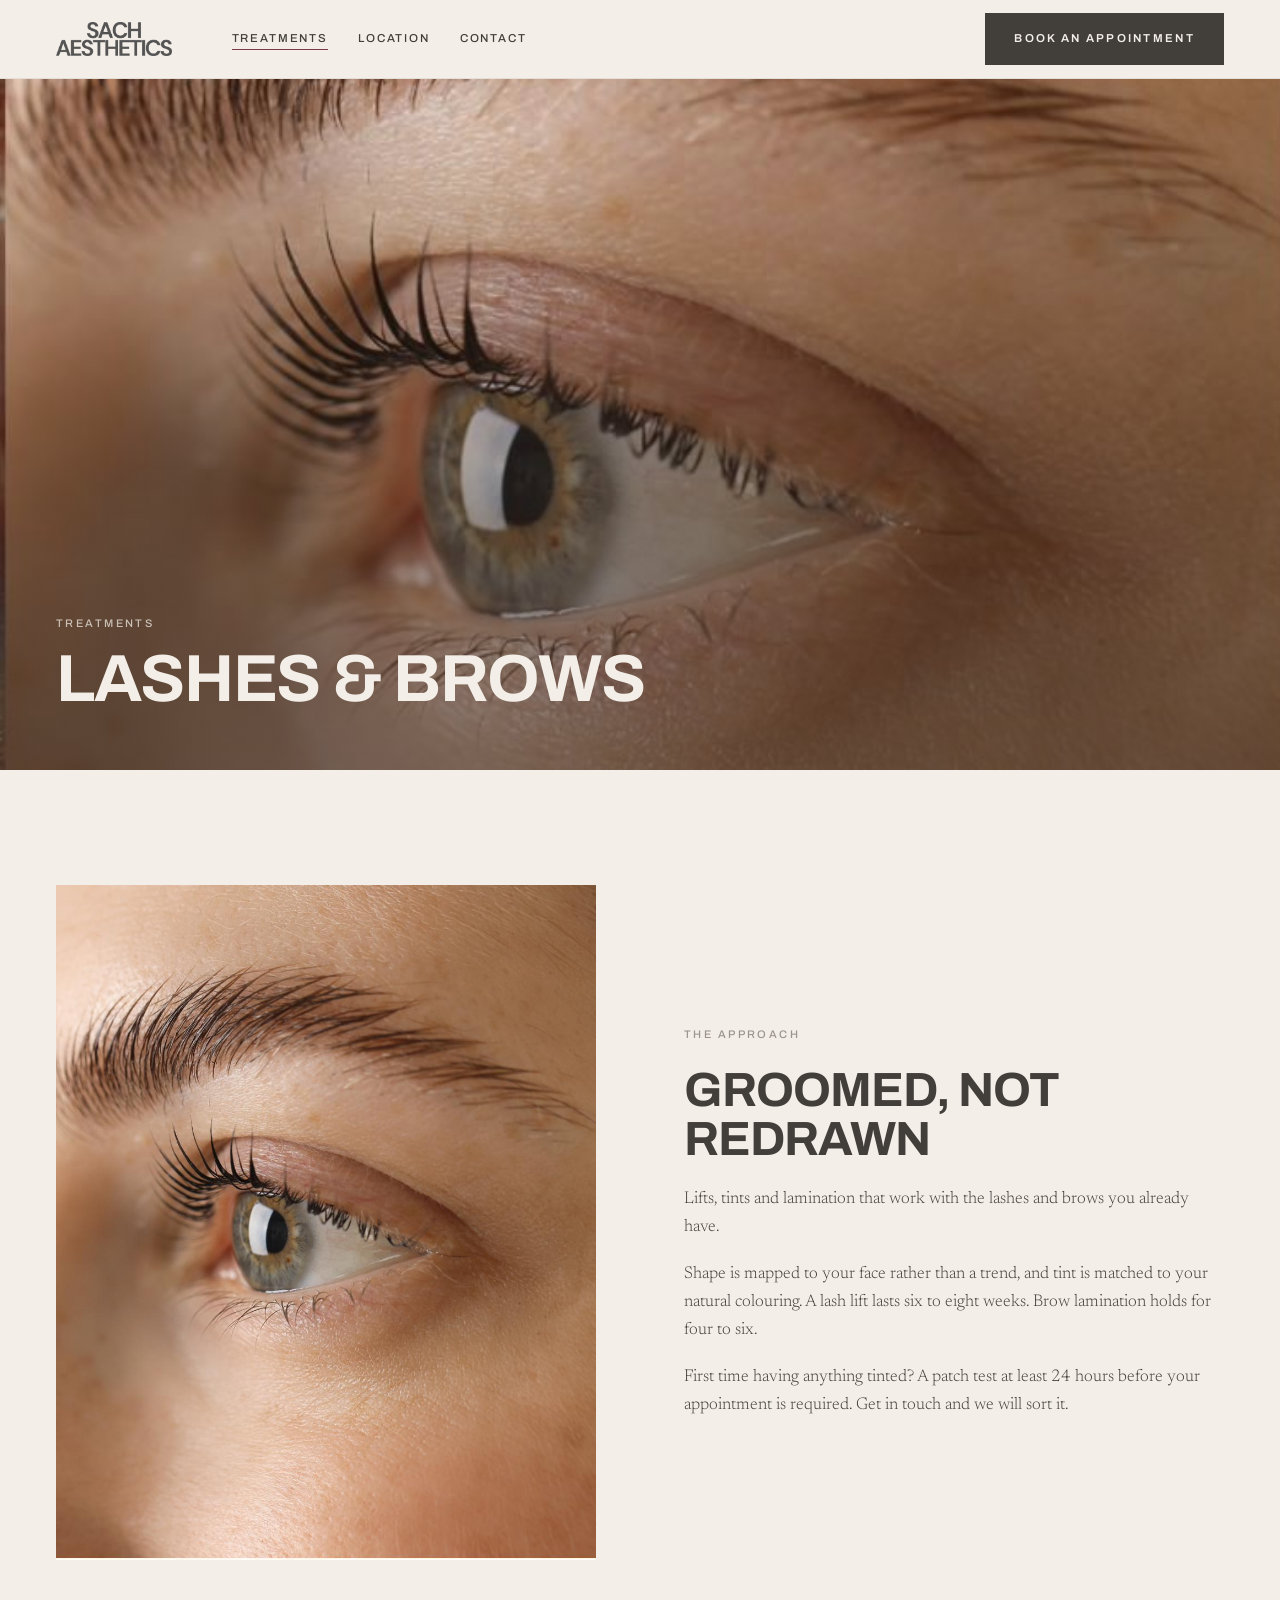
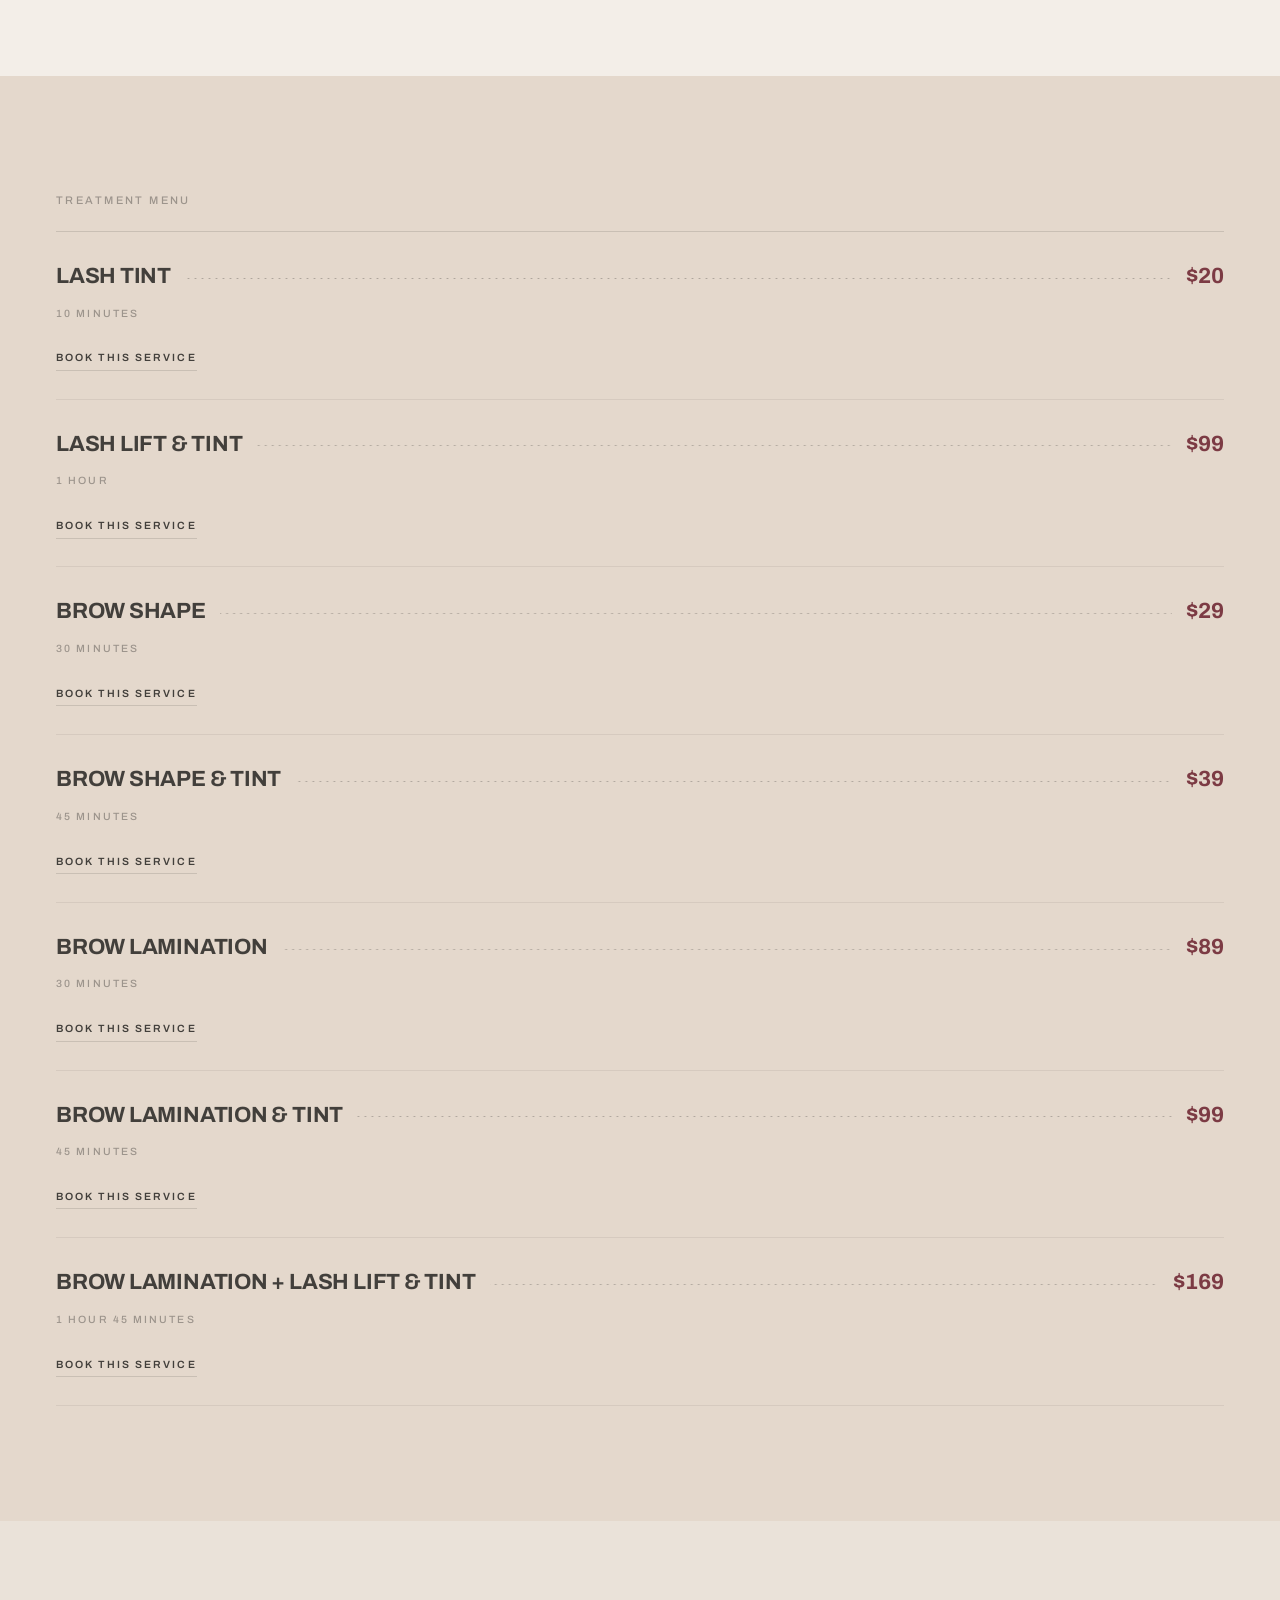
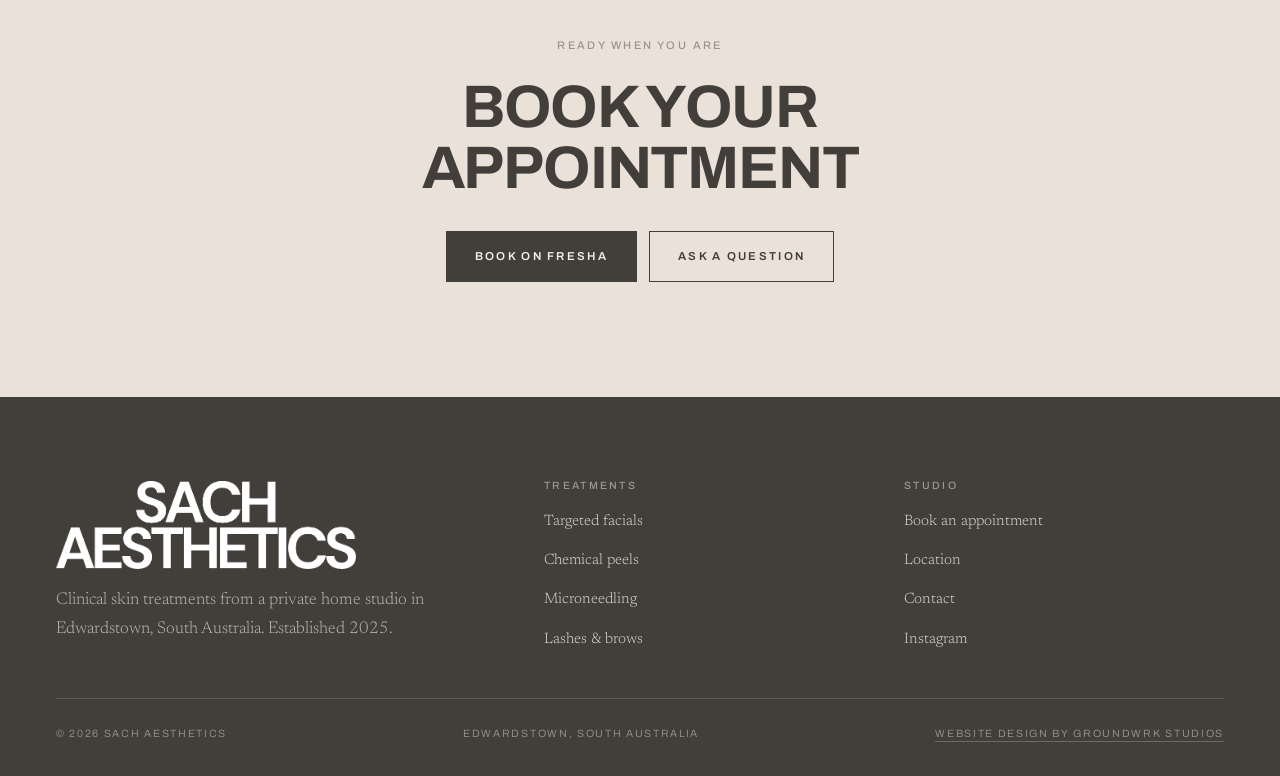
<file: lashes-brows.html>
<!DOCTYPE html>
<html lang="en-AU">
<head>
<meta charset="utf-8">
<meta name="viewport" content="width=device-width, initial-scale=1">
<title>Lashes &amp; Brows | Sach Aesthetics</title>
<meta name="description" content="Lash lifts, tints, brow shaping and brow lamination from $20. Edwardstown, Adelaide.">
<link rel="canonical" href="https://sachaesthetics.com.au/lashes-brows">
<meta property="og:title" content="Lashes &amp; Brows | Sach Aesthetics">
<meta property="og:description" content="Lash lifts, tints, brow shaping and brow lamination from $20. Edwardstown, Adelaide.">
<meta property="og:image" content="/assets/img/LASHES__BROWS.jpg">
<meta property="og:type" content="website">
<meta name="theme-color" content="#F3EEE8">
<link rel="icon" href="/assets/img/favicon.png">
<link rel="preconnect" href="https://fonts.googleapis.com">
<link rel="preconnect" href="https://fonts.gstatic.com" crossorigin>
<link href="https://fonts.googleapis.com/css2?family=Archivo:wght@400;500;600;700&family=Newsreader:ital,wght@0,300;0,400;1,300&display=swap" rel="stylesheet">
<link rel="stylesheet" href="/assets/css/style.css?v=7">
</head>
<body>
<a class="skip" href="#main">Skip to content</a>

<header class="header">
  <div class="wrap header__inner">
    <button class="burger" aria-expanded="false" aria-controls="drawer" aria-label="Menu">
      <span></span><span></span><span></span>
    </button>
    <a class="brand" href="/" aria-label="Sach Aesthetics home">
      <img src="/assets/img/logo-mark.png" alt="Sach Aesthetics">
    </a>

    <nav class="nav" aria-label="Primary">
      <ul class="nav__list">
        <li class="nav__item--has-menu">
          <a href="/treatments" aria-current="page">Treatments</a>
          <ul class="nav__sub">
            <li><a href="/facial-treatments">Targeted Facials</a></li>
            <li><a href="/chemical-peels">Chemical Peels</a></li>
            <li><a href="/microneedling">Microneedling</a></li>
            <li><a href="/lashes-brows">Lashes &amp; Brows</a></li>
          </ul>
        </li>
        <li><a href="/location">Location</a></li>
        <li><a href="/contact">Contact</a></li>
      </ul>
    </nav>

    <a class="btn header__cta" href="https://www.fresha.com/a/sach-aesthetics-edwardstown-32-lindfield-avenue-c9ze8f2w" target="_blank" rel="noopener">Book an appointment</a>

  </div>
</header>

<div class="drawer" id="drawer" data-open="false">
  <ul>
    <li>
      <a href="/treatments">Treatments</a>
      <ul class="drawer__sub">
        <li><a href="/facial-treatments">Targeted Facials</a></li>
        <li><a href="/chemical-peels">Chemical Peels</a></li>
        <li><a href="/microneedling">Microneedling</a></li>
        <li><a href="/lashes-brows">Lashes &amp; Brows</a></li>
      </ul>
    </li>
    <li><a href="/location">Location</a></li>
    <li><a href="/contact">Contact</a></li>
    <li><a href="https://www.fresha.com/a/sach-aesthetics-edwardstown-32-lindfield-avenue-c9ze8f2w" target="_blank" rel="noopener">Book an appointment</a></li>
  </ul>
</div>

<main id="main">

  <section class="banner">
    <div class="banner__media">
      <picture>
        <source media="(min-width: 700px)" srcset="/assets/img/LASHES__BROWS.jpg">
        <img src="/assets/img/LASHES__BROWS-left.jpg" alt="Close detail of natural lashes and a groomed brow" fetchpriority="high">
      </picture>
    </div>
    <div class="wrap banner__body">
      <span class="label">Treatments</span>
      <h1>Lashes &amp; brows</h1>
    </div>
  </section>

  <section class="section">
    <div class="wrap split split--flip">
      <div class="split__media" data-reveal>
        <img src="/assets/img/Eyebrow_2.png" alt="A softly laminated, natural brow in close up" loading="lazy">
      </div>
      <div data-reveal data-reveal-delay="120">
        <span class="label">The approach</span>
        <h2>Groomed, not redrawn</h2>
        <p>Lifts, tints and lamination that work with the lashes and brows you already have.</p>
        <p>Shape is mapped to your face rather than a trend, and tint is matched to your natural colouring. A lash lift lasts six to eight weeks. Brow lamination holds for four to six.</p>
        <p>First time having anything tinted? A patch test at least 24 hours before your appointment is required. Get in touch and we will sort it.</p>
      </div>
    </div>
  </section>

  <section class="section section--shell">
    <div class="wrap">
      <span class="label" data-reveal>Treatment menu</span>
      <div class="ledger">
        <div class="ledger__row" data-reveal>
          <div class="ledger__head">
            <span class="ledger__name">Lash Tint</span>
            <span class="ledger__leader" aria-hidden="true"></span>
            <span class="ledger__price">$20</span>
          </div>
          <p class="ledger__meta">10 minutes</p>
          <a class="ledger__book" href="https://www.fresha.com/a/sach-aesthetics-edwardstown-32-lindfield-avenue-c9ze8f2w" target="_blank" rel="noopener">Book this service</a>
        </div>
        <div class="ledger__row" data-reveal data-reveal-delay="50">
          <div class="ledger__head">
            <span class="ledger__name">Lash Lift &amp; Tint</span>
            <span class="ledger__leader" aria-hidden="true"></span>
            <span class="ledger__price">$99</span>
          </div>
          <p class="ledger__meta">1 hour</p>
          <a class="ledger__book" href="https://www.fresha.com/a/sach-aesthetics-edwardstown-32-lindfield-avenue-c9ze8f2w" target="_blank" rel="noopener">Book this service</a>
        </div>
        <div class="ledger__row" data-reveal data-reveal-delay="100">
          <div class="ledger__head">
            <span class="ledger__name">Brow Shape</span>
            <span class="ledger__leader" aria-hidden="true"></span>
            <span class="ledger__price">$29</span>
          </div>
          <p class="ledger__meta">30 minutes</p>
          <a class="ledger__book" href="https://www.fresha.com/a/sach-aesthetics-edwardstown-32-lindfield-avenue-c9ze8f2w" target="_blank" rel="noopener">Book this service</a>
        </div>
        <div class="ledger__row" data-reveal data-reveal-delay="150">
          <div class="ledger__head">
            <span class="ledger__name">Brow Shape &amp; Tint</span>
            <span class="ledger__leader" aria-hidden="true"></span>
            <span class="ledger__price">$39</span>
          </div>
          <p class="ledger__meta">45 minutes</p>
          <a class="ledger__book" href="https://www.fresha.com/a/sach-aesthetics-edwardstown-32-lindfield-avenue-c9ze8f2w" target="_blank" rel="noopener">Book this service</a>
        </div>
        <div class="ledger__row" data-reveal data-reveal-delay="200">
          <div class="ledger__head">
            <span class="ledger__name">Brow Lamination</span>
            <span class="ledger__leader" aria-hidden="true"></span>
            <span class="ledger__price">$89</span>
          </div>
          <p class="ledger__meta">30 minutes</p>
          <a class="ledger__book" href="https://www.fresha.com/a/sach-aesthetics-edwardstown-32-lindfield-avenue-c9ze8f2w" target="_blank" rel="noopener">Book this service</a>
        </div>
        <div class="ledger__row" data-reveal data-reveal-delay="250">
          <div class="ledger__head">
            <span class="ledger__name">Brow Lamination &amp; Tint</span>
            <span class="ledger__leader" aria-hidden="true"></span>
            <span class="ledger__price">$99</span>
          </div>
          <p class="ledger__meta">45 minutes</p>
          <a class="ledger__book" href="https://www.fresha.com/a/sach-aesthetics-edwardstown-32-lindfield-avenue-c9ze8f2w" target="_blank" rel="noopener">Book this service</a>
        </div>
        <div class="ledger__row" data-reveal data-reveal-delay="300">
          <div class="ledger__head">
            <span class="ledger__name">Brow Lamination + Lash Lift &amp; Tint</span>
            <span class="ledger__leader" aria-hidden="true"></span>
            <span class="ledger__price">$169</span>
          </div>
          <p class="ledger__meta">1 hour 45 minutes</p>
          <a class="ledger__book" href="https://www.fresha.com/a/sach-aesthetics-edwardstown-32-lindfield-avenue-c9ze8f2w" target="_blank" rel="noopener">Book this service</a>
        </div>
      </div>
    </div>
  </section>

  <section class="section section--deep">
    <div class="wrap" style="text-align:center" data-reveal>
      <span class="label">Ready when you are</span>
      <h2 style="font-size:clamp(30px,5.6vw,60px);max-width:16ch;margin-inline:auto">Book your appointment</h2>
      <div class="btn-row" style="justify-content:center;margin-top:32px">
        <a class="btn" href="https://www.fresha.com/a/sach-aesthetics-edwardstown-32-lindfield-avenue-c9ze8f2w" target="_blank" rel="noopener">Book on Fresha</a>
        <a class="btn btn--ghost" href="/contact">Ask a question</a>
      </div>
    </div>
  </section>

</main>

<footer class="footer">
  <div class="wrap">
    <div class="footer__top">
      <div>
        <img class="footer__logo" src="/assets/img/logo-mark.png" alt="Sach Aesthetics">
        <p class="footer__blurb">Clinical skin treatments from a private home studio in Edwardstown, South Australia. Established 2025.</p>
      </div>
      <div>
        <h4>Treatments</h4>
        <ul>
          <li><a href="/facial-treatments">Targeted facials</a></li>
          <li><a href="/chemical-peels">Chemical peels</a></li>
          <li><a href="/microneedling">Microneedling</a></li>
          <li><a href="/lashes-brows">Lashes &amp; brows</a></li>
        </ul>
      </div>
      <div>
        <h4>Studio</h4>
        <ul>
          <li><a href="https://www.fresha.com/a/sach-aesthetics-edwardstown-32-lindfield-avenue-c9ze8f2w" target="_blank" rel="noopener">Book an appointment</a></li>
          <li><a href="/location">Location</a></li>
          <li><a href="/contact">Contact</a></li>
          <li><a href="https://www.instagram.com/sachskinaesthetics/" target="_blank" rel="noopener">Instagram</a></li>
        </ul>
      </div>
    </div>
    <div class="footer__base">
      <span>&copy; <span data-year>2026</span> Sach Aesthetics</span>
      <span>Edwardstown, South Australia</span>
      <span class="footer__credit"><a href="https://business.groundwrkstudios.com.au/" target="_blank" rel="noopener">Website design by Groundwrk Studios</a></span>
    </div>
  </div>
</footer>

<div class="bookbar">
  <a class="btn" href="https://www.fresha.com/a/sach-aesthetics-edwardstown-32-lindfield-avenue-c9ze8f2w" target="_blank" rel="noopener">Book an appointment</a>
</div>

<script src="/assets/js/main.js?v=7" defer></script>
</body>
</html>
</file>
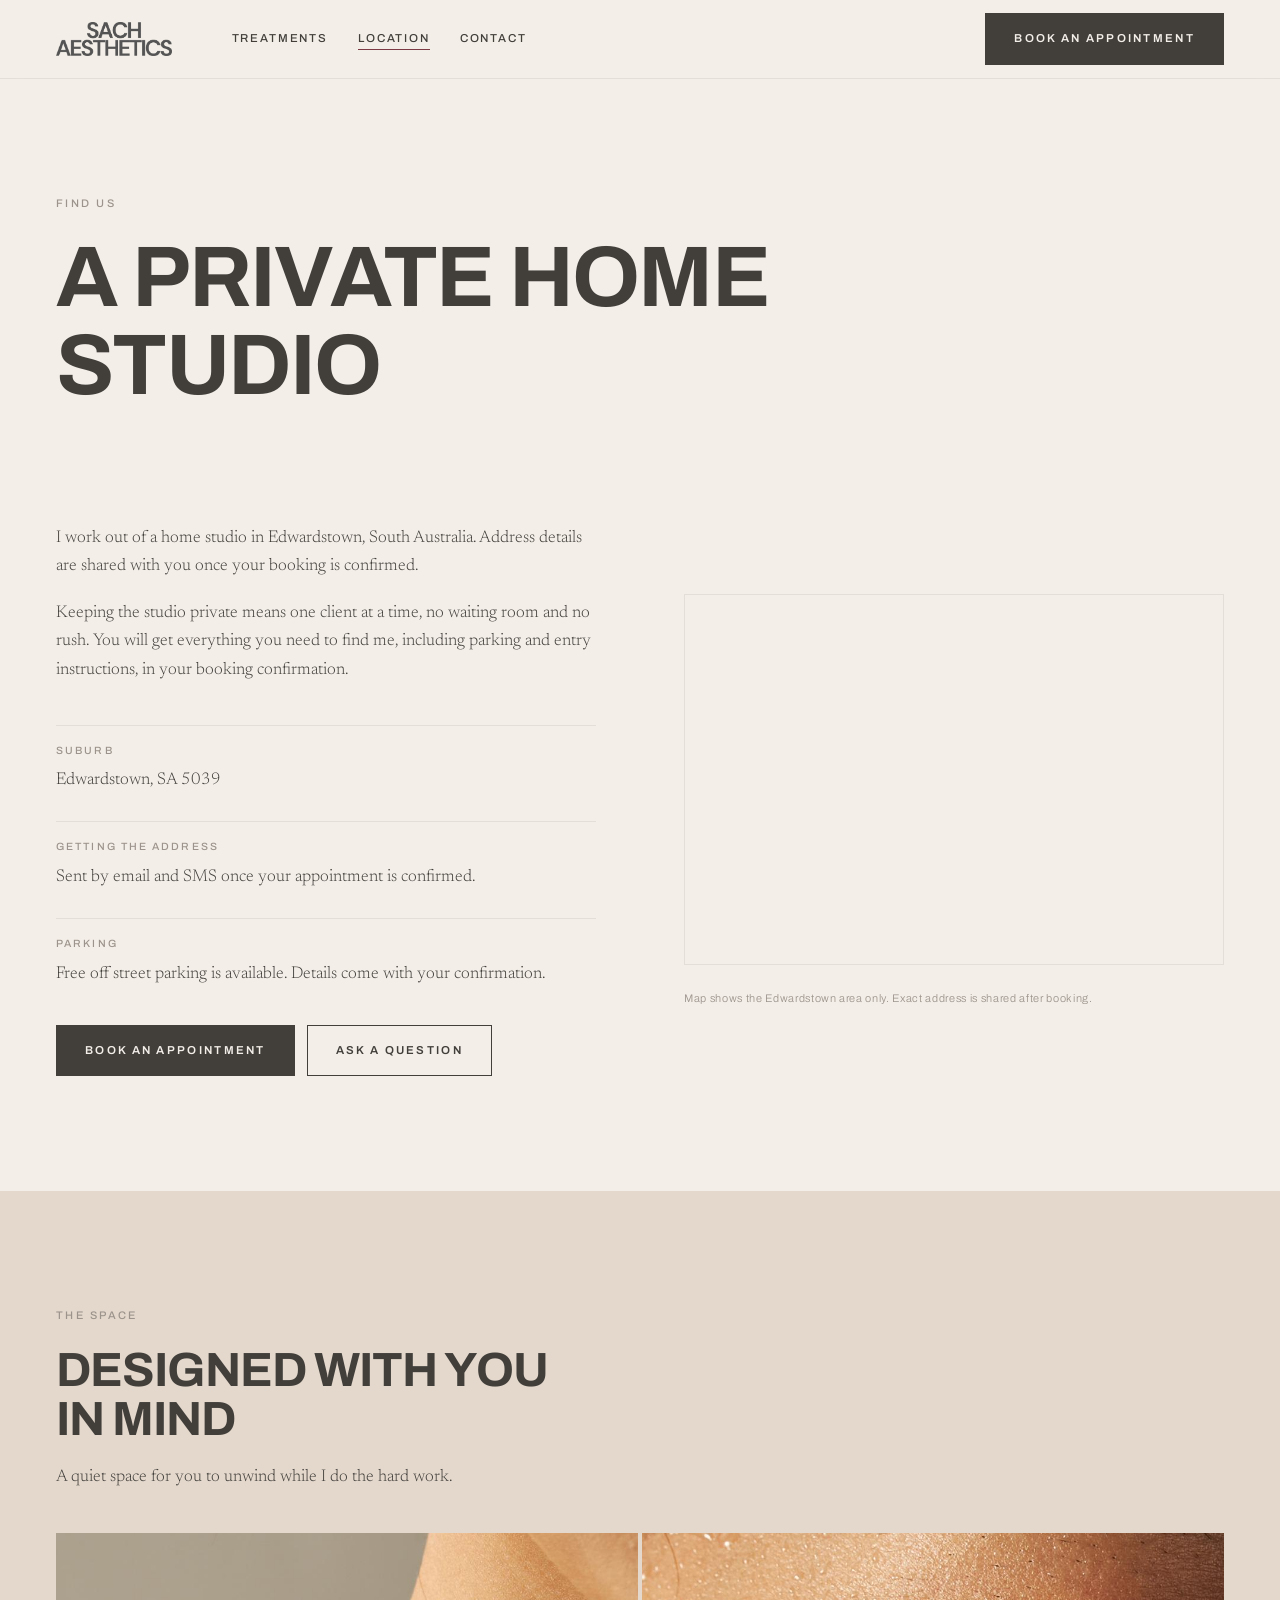
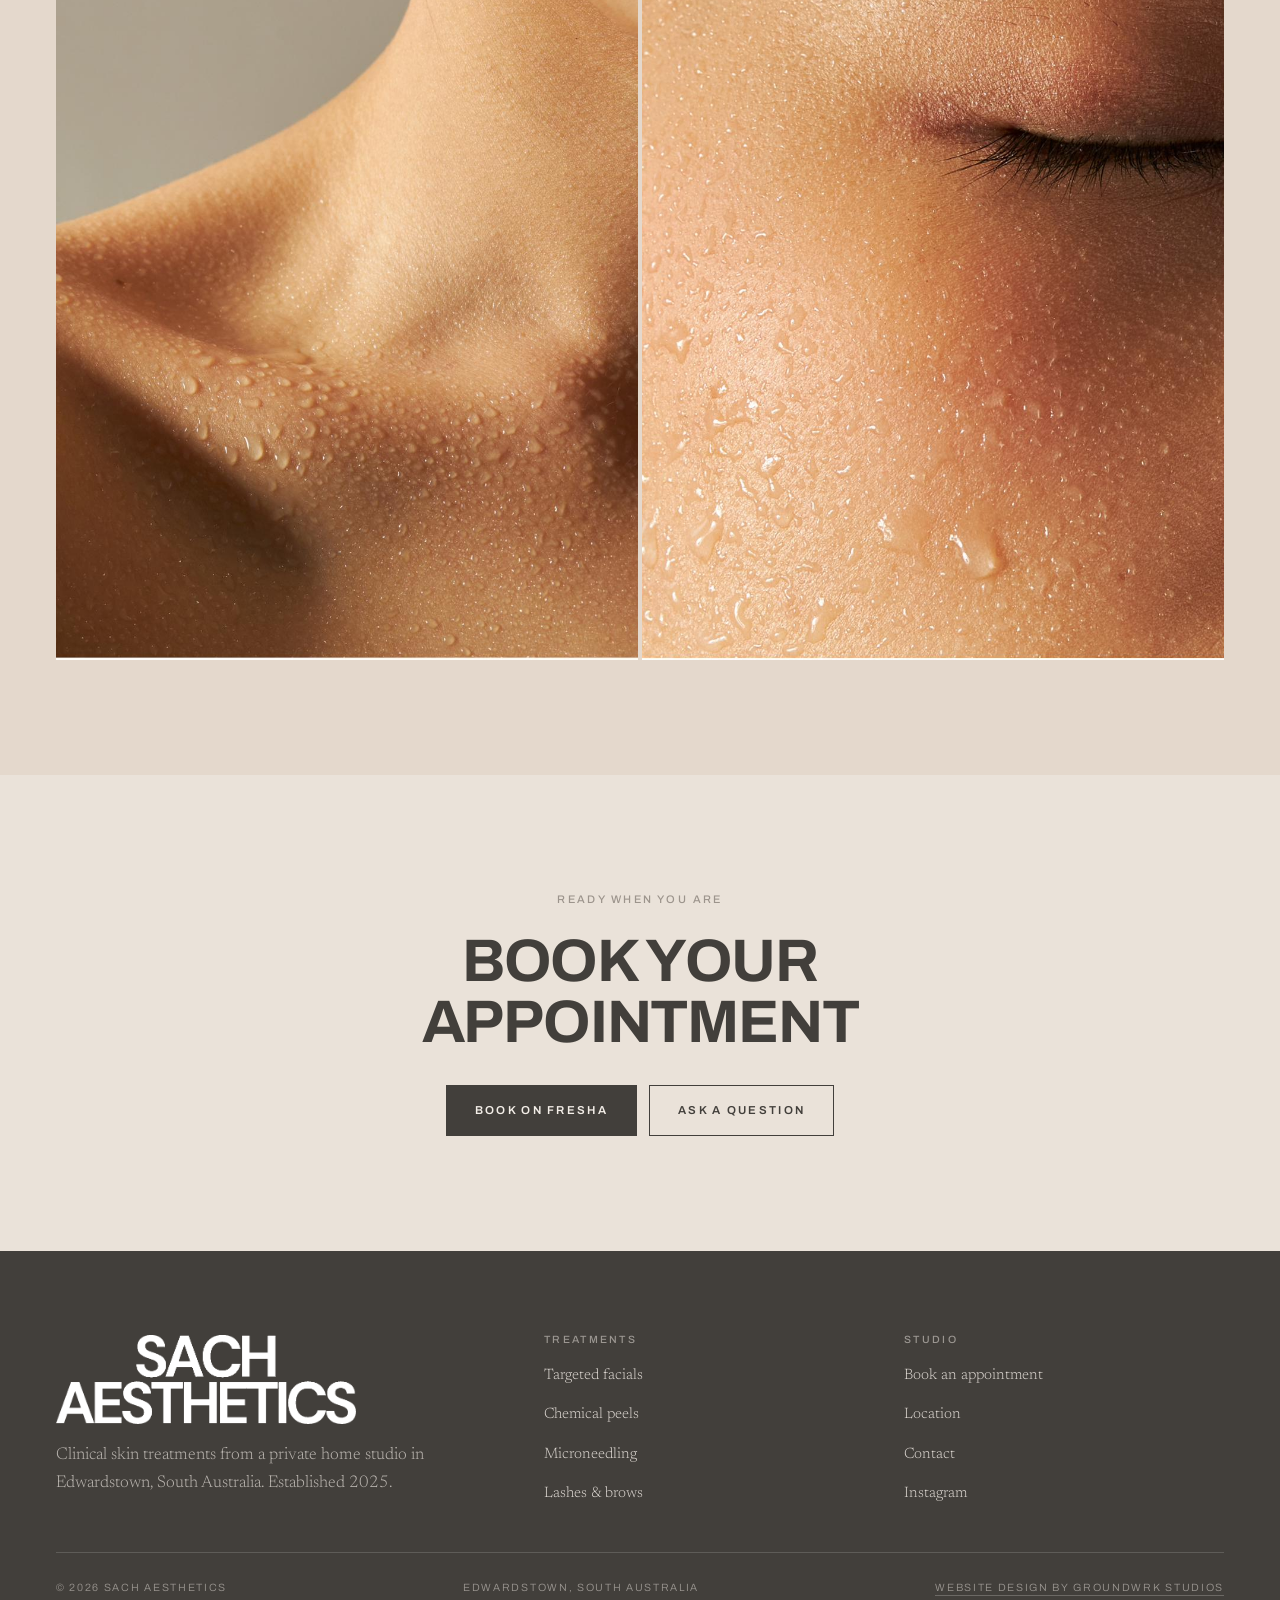
<file: location.html>
<!DOCTYPE html>
<html lang="en-AU">
<head>
<meta charset="utf-8">
<meta name="viewport" content="width=device-width, initial-scale=1">
<title>Location | Sach Aesthetics</title>
<meta name="description" content="Sach Aesthetics operates from a private home studio in Edwardstown, South Australia. Address details are shared after booking.">
<link rel="canonical" href="https://sachaesthetics.com.au/location">
<meta property="og:title" content="Location | Sach Aesthetics">
<meta property="og:description" content="Sach Aesthetics operates from a private home studio in Edwardstown, South Australia. Address details are shared after booking.">
<meta property="og:image" content="/assets/img/Body.png">
<meta property="og:type" content="website">
<meta name="theme-color" content="#F3EEE8">
<link rel="icon" href="/assets/img/favicon.png">
<link rel="preconnect" href="https://fonts.googleapis.com">
<link rel="preconnect" href="https://fonts.gstatic.com" crossorigin>
<link href="https://fonts.googleapis.com/css2?family=Archivo:wght@400;500;600;700&family=Newsreader:ital,wght@0,300;0,400;1,300&display=swap" rel="stylesheet">
<link rel="stylesheet" href="/assets/css/style.css?v=7">
</head>
<body>
<a class="skip" href="#main">Skip to content</a>

<header class="header">
  <div class="wrap header__inner">
    <button class="burger" aria-expanded="false" aria-controls="drawer" aria-label="Menu">
      <span></span><span></span><span></span>
    </button>
    <a class="brand" href="/" aria-label="Sach Aesthetics home">
      <img src="/assets/img/logo-mark.png" alt="Sach Aesthetics">
    </a>

    <nav class="nav" aria-label="Primary">
      <ul class="nav__list">
        <li class="nav__item--has-menu">
          <a href="/treatments">Treatments</a>
          <ul class="nav__sub">
            <li><a href="/facial-treatments">Targeted Facials</a></li>
            <li><a href="/chemical-peels">Chemical Peels</a></li>
            <li><a href="/microneedling">Microneedling</a></li>
            <li><a href="/lashes-brows">Lashes &amp; Brows</a></li>
          </ul>
        </li>
        <li><a href="/location" aria-current="page">Location</a></li>
        <li><a href="/contact">Contact</a></li>
      </ul>
    </nav>

    <a class="btn header__cta" href="https://www.fresha.com/a/sach-aesthetics-edwardstown-32-lindfield-avenue-c9ze8f2w" target="_blank" rel="noopener">Book an appointment</a>

  </div>
</header>

<div class="drawer" id="drawer" data-open="false">
  <ul>
    <li>
      <a href="/treatments">Treatments</a>
      <ul class="drawer__sub">
        <li><a href="/facial-treatments">Targeted Facials</a></li>
        <li><a href="/chemical-peels">Chemical Peels</a></li>
        <li><a href="/microneedling">Microneedling</a></li>
        <li><a href="/lashes-brows">Lashes &amp; Brows</a></li>
      </ul>
    </li>
    <li><a href="/location">Location</a></li>
    <li><a href="/contact">Contact</a></li>
    <li><a href="https://www.fresha.com/a/sach-aesthetics-edwardstown-32-lindfield-avenue-c9ze8f2w" target="_blank" rel="noopener">Book an appointment</a></li>
  </ul>
</div>

<main id="main">

  <section class="section" style="padding-bottom:0">
    <div class="wrap" data-reveal>
      <span class="label">Find us</span>
      <h1 style="font-size:clamp(38px,7vw,86px);max-width:14ch">A private home studio</h1>
    </div>
  </section>

  <section class="section">
    <div class="wrap split">
      <div data-reveal>
        <p>I work out of a home studio in Edwardstown, South Australia. Address details are shared with you once your booking is confirmed.</p>
        <p>Keeping the studio private means one client at a time, no waiting room and no rush. You will get everything you need to find me, including parking and entry instructions, in your booking confirmation.</p>
        <div class="kv" style="margin-top:40px">
          <div class="kv__item">
            <p class="kv__key">Suburb</p>
            <p class="kv__val">Edwardstown, SA 5039</p>
          </div>
          <div class="kv__item">
            <p class="kv__key">Getting the address</p>
            <p class="kv__val">Sent by email and SMS once your appointment is confirmed.</p>
          </div>
          <div class="kv__item">
            <p class="kv__key">Parking</p>
            <p class="kv__val">Free off street parking is available. Details come with your confirmation.</p>
          </div>
        </div>
        <div class="btn-row" style="margin-top:36px">
          <a class="btn" href="https://www.fresha.com/a/sach-aesthetics-edwardstown-32-lindfield-avenue-c9ze8f2w" target="_blank" rel="noopener">Book an appointment</a>
          <a class="btn btn--ghost" href="/contact">Ask a question</a>
        </div>
      </div>
      <div data-reveal data-reveal-delay="120">
        <iframe
          class="map"
          src="https://www.google.com/maps?q=Edwardstown%20SA%205039&z=14&output=embed"
          title="Map showing the Edwardstown area of Adelaide"
          loading="lazy"
          referrerpolicy="no-referrer-when-downgrade"
          allowfullscreen></iframe>
        <p class="form__note" style="margin-top:12px">Map shows the Edwardstown area only. Exact address is shared after booking.</p>
      </div>
    </div>
  </section>

  <section class="section section--shell">
    <div class="wrap">
      <div style="max-width:52ch;margin-bottom:40px" data-reveal>
        <span class="label">The space</span>
        <h2 style="font-size:clamp(28px,4.4vw,48px)">Designed with you in mind</h2>
        <p style="margin-top:20px">A quiet space for you to unwind while I do the hard work.</p>
      </div>
      <div class="gallery">
        <img src="/assets/img/Body.png" alt="Warm light falling across the studio" loading="lazy" data-reveal>
        <img src="/assets/img/SA_Face_4.png" alt="Close detail of relaxed, healthy skin" loading="lazy" data-reveal data-reveal-delay="100">
      </div>
    </div>
  </section>

  <section class="section section--deep">
    <div class="wrap" style="text-align:center" data-reveal>
      <span class="label">Ready when you are</span>
      <h2 style="font-size:clamp(30px,5.6vw,60px);max-width:16ch;margin-inline:auto">Book your appointment</h2>
      <div class="btn-row" style="justify-content:center;margin-top:32px">
        <a class="btn" href="https://www.fresha.com/a/sach-aesthetics-edwardstown-32-lindfield-avenue-c9ze8f2w" target="_blank" rel="noopener">Book on Fresha</a>
        <a class="btn btn--ghost" href="/contact">Ask a question</a>
      </div>
    </div>
  </section>

</main>

<footer class="footer">
  <div class="wrap">
    <div class="footer__top">
      <div>
        <img class="footer__logo" src="/assets/img/logo-mark.png" alt="Sach Aesthetics">
        <p class="footer__blurb">Clinical skin treatments from a private home studio in Edwardstown, South Australia. Established 2025.</p>
      </div>
      <div>
        <h4>Treatments</h4>
        <ul>
          <li><a href="/facial-treatments">Targeted facials</a></li>
          <li><a href="/chemical-peels">Chemical peels</a></li>
          <li><a href="/microneedling">Microneedling</a></li>
          <li><a href="/lashes-brows">Lashes &amp; brows</a></li>
        </ul>
      </div>
      <div>
        <h4>Studio</h4>
        <ul>
          <li><a href="https://www.fresha.com/a/sach-aesthetics-edwardstown-32-lindfield-avenue-c9ze8f2w" target="_blank" rel="noopener">Book an appointment</a></li>
          <li><a href="/location">Location</a></li>
          <li><a href="/contact">Contact</a></li>
          <li><a href="https://www.instagram.com/sachskinaesthetics/" target="_blank" rel="noopener">Instagram</a></li>
        </ul>
      </div>
    </div>
    <div class="footer__base">
      <span>&copy; <span data-year>2026</span> Sach Aesthetics</span>
      <span>Edwardstown, South Australia</span>
      <span class="footer__credit"><a href="https://business.groundwrkstudios.com.au/" target="_blank" rel="noopener">Website design by Groundwrk Studios</a></span>
    </div>
  </div>
</footer>

<div class="bookbar">
  <a class="btn" href="https://www.fresha.com/a/sach-aesthetics-edwardstown-32-lindfield-avenue-c9ze8f2w" target="_blank" rel="noopener">Book an appointment</a>
</div>

<script src="/assets/js/main.js?v=7" defer></script>
</body>
</html>
</file>
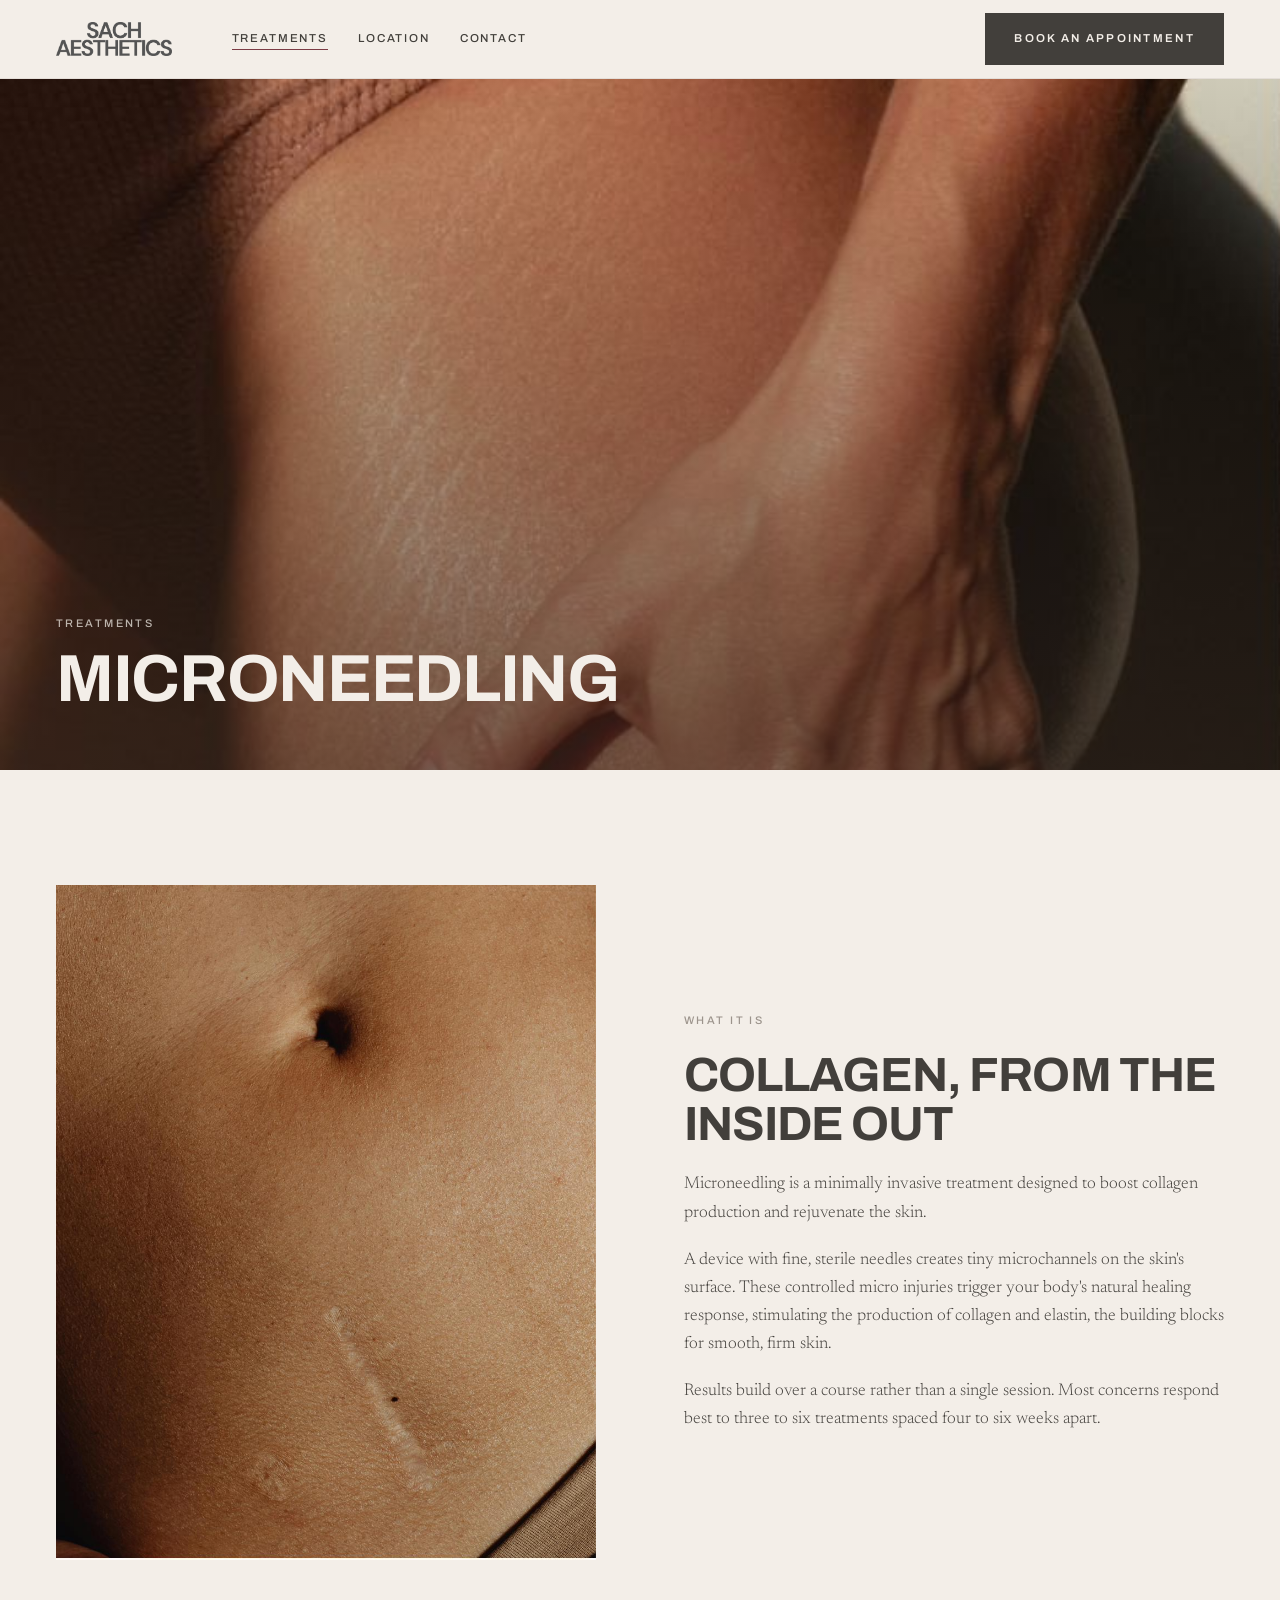
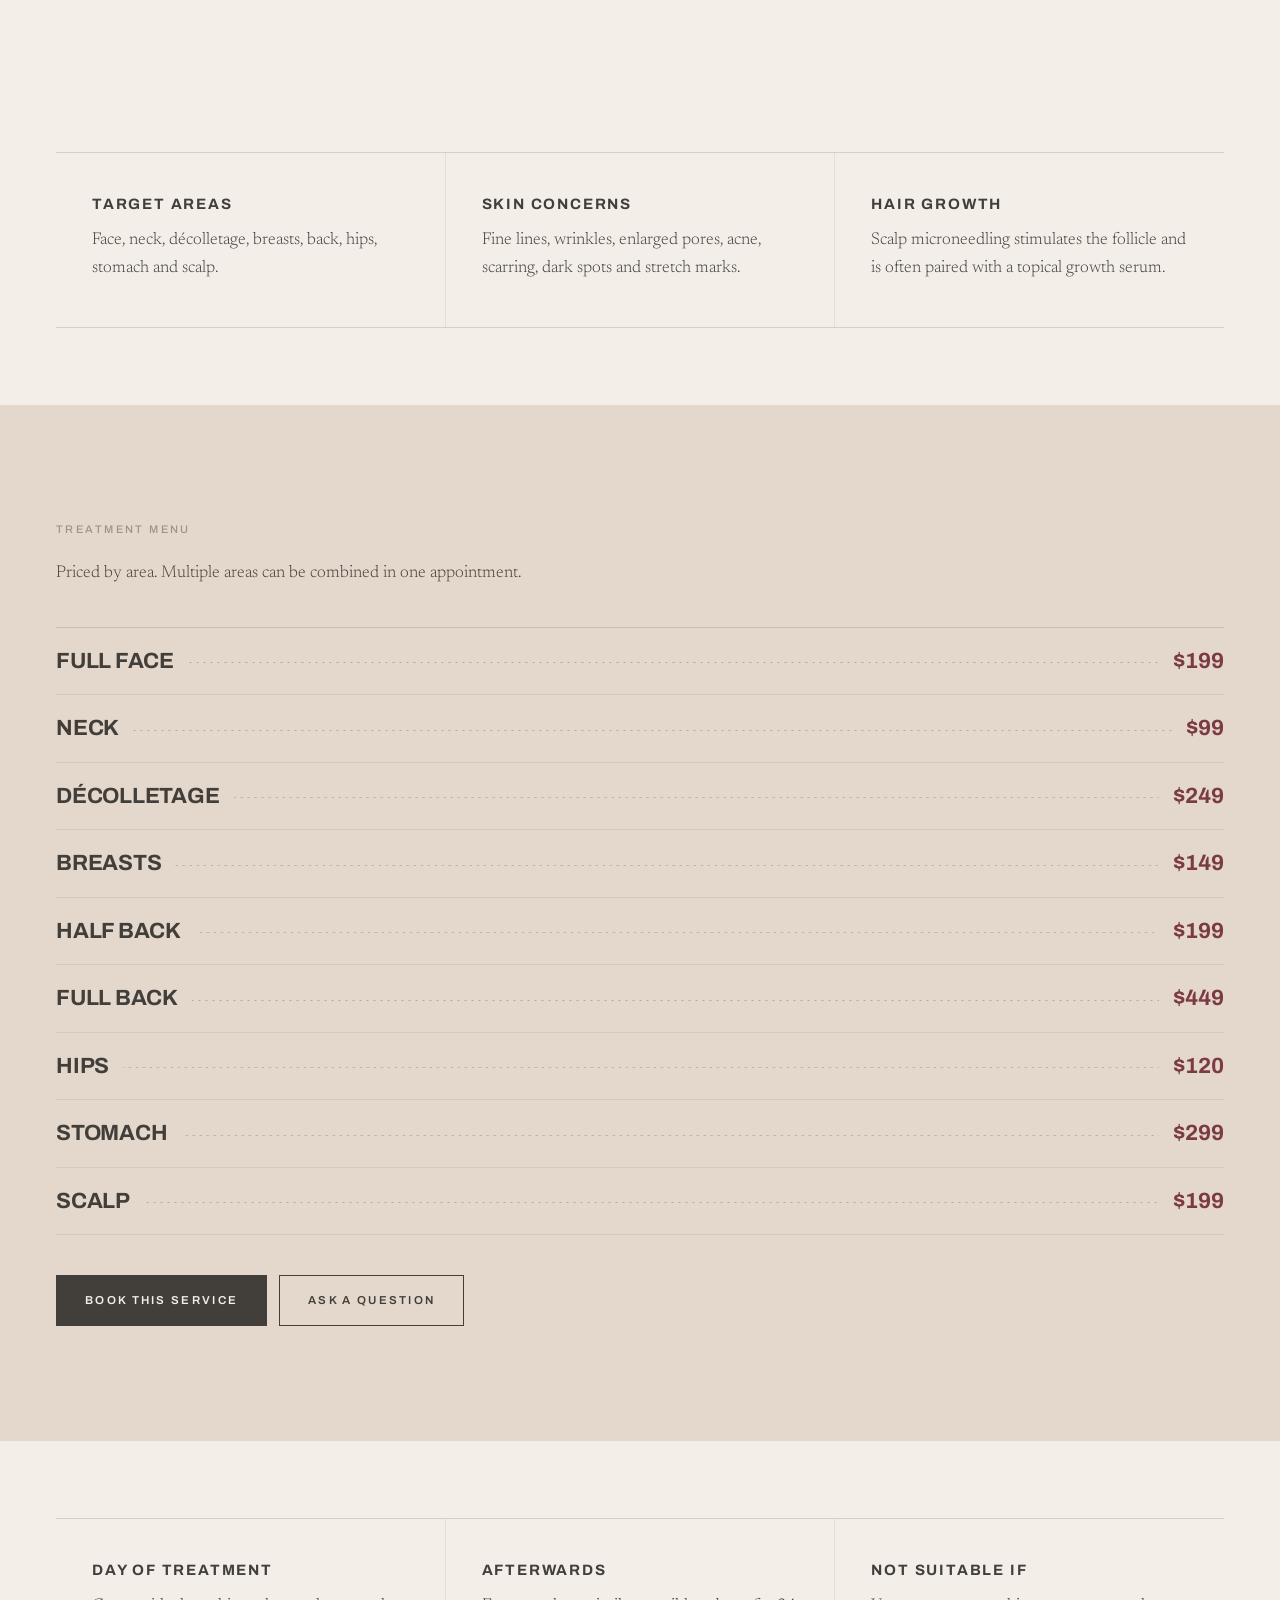
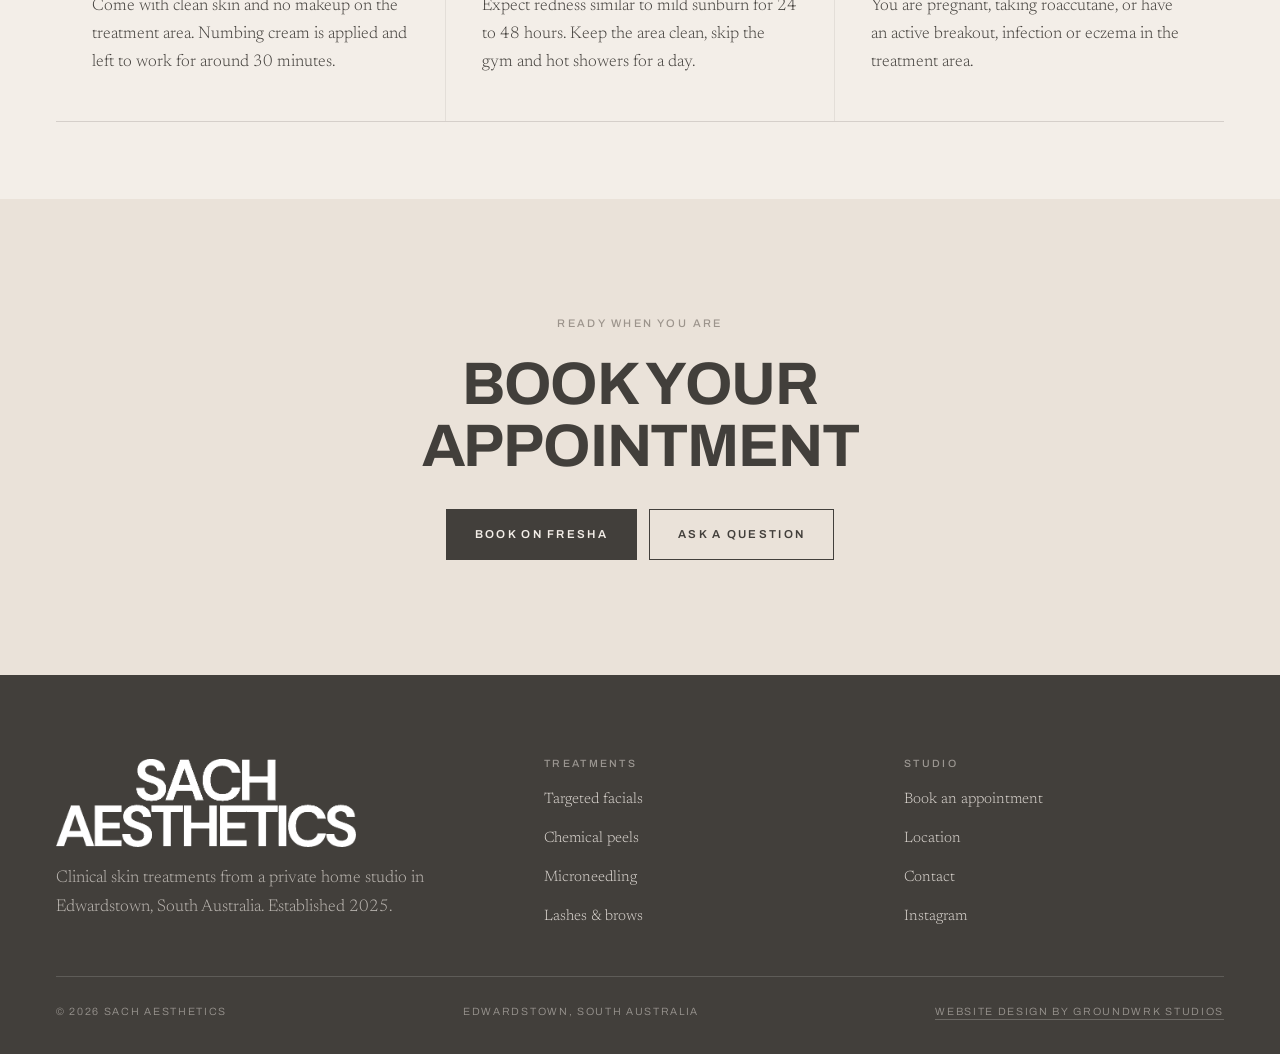
<file: microneedling.html>
<!DOCTYPE html>
<html lang="en-AU">
<head>
<meta charset="utf-8">
<meta name="viewport" content="width=device-width, initial-scale=1">
<title>Microneedling | Sach Aesthetics</title>
<meta name="description" content="Collagen induction microneedling for face, body and scalp. Targets scarring, texture, stretch marks and fine lines. Edwardstown, Adelaide.">
<link rel="canonical" href="https://sachaesthetics.com.au/microneedling">
<meta property="og:title" content="Microneedling | Sach Aesthetics">
<meta property="og:description" content="Collagen induction microneedling for face, body and scalp. Targets scarring, texture, stretch marks and fine lines. Edwardstown, Adelaide.">
<meta property="og:image" content="/assets/img/MICRONEEDLING_BANNER.jpg">
<meta property="og:type" content="website">
<meta name="theme-color" content="#F3EEE8">
<link rel="icon" href="/assets/img/favicon.png">
<link rel="preconnect" href="https://fonts.googleapis.com">
<link rel="preconnect" href="https://fonts.gstatic.com" crossorigin>
<link href="https://fonts.googleapis.com/css2?family=Archivo:wght@400;500;600;700&family=Newsreader:ital,wght@0,300;0,400;1,300&display=swap" rel="stylesheet">
<link rel="stylesheet" href="/assets/css/style.css?v=7">
</head>
<body>
<a class="skip" href="#main">Skip to content</a>

<header class="header">
  <div class="wrap header__inner">
    <button class="burger" aria-expanded="false" aria-controls="drawer" aria-label="Menu">
      <span></span><span></span><span></span>
    </button>
    <a class="brand" href="/" aria-label="Sach Aesthetics home">
      <img src="/assets/img/logo-mark.png" alt="Sach Aesthetics">
    </a>

    <nav class="nav" aria-label="Primary">
      <ul class="nav__list">
        <li class="nav__item--has-menu">
          <a href="/treatments" aria-current="page">Treatments</a>
          <ul class="nav__sub">
            <li><a href="/facial-treatments">Targeted Facials</a></li>
            <li><a href="/chemical-peels">Chemical Peels</a></li>
            <li><a href="/microneedling">Microneedling</a></li>
            <li><a href="/lashes-brows">Lashes &amp; Brows</a></li>
          </ul>
        </li>
        <li><a href="/location">Location</a></li>
        <li><a href="/contact">Contact</a></li>
      </ul>
    </nav>

    <a class="btn header__cta" href="https://www.fresha.com/a/sach-aesthetics-edwardstown-32-lindfield-avenue-c9ze8f2w" target="_blank" rel="noopener">Book an appointment</a>

  </div>
</header>

<div class="drawer" id="drawer" data-open="false">
  <ul>
    <li>
      <a href="/treatments">Treatments</a>
      <ul class="drawer__sub">
        <li><a href="/facial-treatments">Targeted Facials</a></li>
        <li><a href="/chemical-peels">Chemical Peels</a></li>
        <li><a href="/microneedling">Microneedling</a></li>
        <li><a href="/lashes-brows">Lashes &amp; Brows</a></li>
      </ul>
    </li>
    <li><a href="/location">Location</a></li>
    <li><a href="/contact">Contact</a></li>
    <li><a href="https://www.fresha.com/a/sach-aesthetics-edwardstown-32-lindfield-avenue-c9ze8f2w" target="_blank" rel="noopener">Book an appointment</a></li>
  </ul>
</div>

<main id="main">

  <section class="banner">
    <div class="banner__media">
      <picture>
        <source media="(min-width: 700px)" srcset="/assets/img/MICRONEEDLING_BANNER.jpg">
        <img src="/assets/img/MICRONEEDLING_BANNER-left.jpg" alt="Smooth, oiled skin on the leg and hip" fetchpriority="high">
      </picture>
    </div>
    <div class="wrap banner__body">
      <span class="label">Treatments</span>
      <h1>Microneedling</h1>
    </div>
  </section>

  <section class="section">
    <div class="wrap split">
      <div class="split__media" data-reveal>
        <img src="/assets/img/Stomach.png" alt="Close detail of skin on the stomach showing a healed scar" loading="lazy">
      </div>
      <div data-reveal data-reveal-delay="120">
        <span class="label">What it is</span>
        <h2>Collagen, from the inside out</h2>
        <p>Microneedling is a minimally invasive treatment designed to boost collagen production and rejuvenate the skin.</p>
        <p>A device with fine, sterile needles creates tiny microchannels on the skin's surface. These controlled micro injuries trigger your body's natural healing response, stimulating the production of collagen and elastin, the building blocks for smooth, firm skin.</p>
        <p>Results build over a course rather than a single session. Most concerns respond best to three to six treatments spaced four to six weeks apart.</p>
      </div>
    </div>
  </section>

  <section class="section--tight">
    <div class="wrap">
      <div class="tiles">
        <div class="tile" data-reveal>
          <h3>Target areas</h3>
          <p>Face, neck, d&eacute;colletage, breasts, back, hips, stomach and scalp.</p>
        </div>
        <div class="tile" data-reveal data-reveal-delay="90">
          <h3>Skin concerns</h3>
          <p>Fine lines, wrinkles, enlarged pores, acne, scarring, dark spots and stretch marks.</p>
        </div>
        <div class="tile" data-reveal data-reveal-delay="180">
          <h3>Hair growth</h3>
          <p>Scalp microneedling stimulates the follicle and is often paired with a topical growth serum.</p>
        </div>
      </div>
    </div>
  </section>

  <section class="section section--shell">
    <div class="wrap">
      <span class="label" data-reveal>Treatment menu</span>
      <p style="max-width:48ch;margin-bottom:38px" data-reveal>Priced by area. Multiple areas can be combined in one appointment.</p>
      <div class="ledger ledger--compact">
        <div class="ledger__row" data-reveal>
          <div class="ledger__head">
            <span class="ledger__name">Full Face</span>
            <span class="ledger__leader" aria-hidden="true"></span>
            <span class="ledger__price">$199</span>
          </div>
        </div>
        <div class="ledger__row" data-reveal>
          <div class="ledger__head">
            <span class="ledger__name">Neck</span>
            <span class="ledger__leader" aria-hidden="true"></span>
            <span class="ledger__price">$99</span>
          </div>
        </div>
        <div class="ledger__row" data-reveal>
          <div class="ledger__head">
            <span class="ledger__name">D&eacute;colletage</span>
            <span class="ledger__leader" aria-hidden="true"></span>
            <span class="ledger__price">$249</span>
          </div>
        </div>
        <div class="ledger__row" data-reveal>
          <div class="ledger__head">
            <span class="ledger__name">Breasts</span>
            <span class="ledger__leader" aria-hidden="true"></span>
            <span class="ledger__price">$149</span>
          </div>
        </div>
        <div class="ledger__row" data-reveal>
          <div class="ledger__head">
            <span class="ledger__name">Half Back</span>
            <span class="ledger__leader" aria-hidden="true"></span>
            <span class="ledger__price">$199</span>
          </div>
        </div>
        <div class="ledger__row" data-reveal>
          <div class="ledger__head">
            <span class="ledger__name">Full Back</span>
            <span class="ledger__leader" aria-hidden="true"></span>
            <span class="ledger__price">$449</span>
          </div>
        </div>
        <div class="ledger__row" data-reveal>
          <div class="ledger__head">
            <span class="ledger__name">Hips</span>
            <span class="ledger__leader" aria-hidden="true"></span>
            <span class="ledger__price">$120</span>
          </div>
        </div>
        <div class="ledger__row" data-reveal>
          <div class="ledger__head">
            <span class="ledger__name">Stomach</span>
            <span class="ledger__leader" aria-hidden="true"></span>
            <span class="ledger__price">$299</span>
          </div>
        </div>
        <div class="ledger__row" data-reveal>
          <div class="ledger__head">
            <span class="ledger__name">Scalp</span>
            <span class="ledger__leader" aria-hidden="true"></span>
            <span class="ledger__price">$199</span>
          </div>
        </div>
      </div>
      <div class="btn-row" style="margin-top:40px" data-reveal>
        <a class="btn" href="https://www.fresha.com/a/sach-aesthetics-edwardstown-32-lindfield-avenue-c9ze8f2w" target="_blank" rel="noopener">Book this service</a>
        <a class="btn btn--ghost" href="/contact">Ask a question</a>
      </div>
    </div>
  </section>

  <section class="section--tight">
    <div class="wrap">
      <div class="tiles">
        <div class="tile" data-reveal>
          <h3>Day of treatment</h3>
          <p>Come with clean skin and no makeup on the treatment area. Numbing cream is applied and left to work for around 30 minutes.</p>
        </div>
        <div class="tile" data-reveal data-reveal-delay="90">
          <h3>Afterwards</h3>
          <p>Expect redness similar to mild sunburn for 24 to 48 hours. Keep the area clean, skip the gym and hot showers for a day.</p>
        </div>
        <div class="tile" data-reveal data-reveal-delay="180">
          <h3>Not suitable if</h3>
          <p>You are pregnant, taking roaccutane, or have an active breakout, infection or eczema in the treatment area.</p>
        </div>
      </div>
    </div>
  </section>

  <section class="section section--deep">
    <div class="wrap" style="text-align:center" data-reveal>
      <span class="label">Ready when you are</span>
      <h2 style="font-size:clamp(30px,5.6vw,60px);max-width:16ch;margin-inline:auto">Book your appointment</h2>
      <div class="btn-row" style="justify-content:center;margin-top:32px">
        <a class="btn" href="https://www.fresha.com/a/sach-aesthetics-edwardstown-32-lindfield-avenue-c9ze8f2w" target="_blank" rel="noopener">Book on Fresha</a>
        <a class="btn btn--ghost" href="/contact">Ask a question</a>
      </div>
    </div>
  </section>

</main>

<footer class="footer">
  <div class="wrap">
    <div class="footer__top">
      <div>
        <img class="footer__logo" src="/assets/img/logo-mark.png" alt="Sach Aesthetics">
        <p class="footer__blurb">Clinical skin treatments from a private home studio in Edwardstown, South Australia. Established 2025.</p>
      </div>
      <div>
        <h4>Treatments</h4>
        <ul>
          <li><a href="/facial-treatments">Targeted facials</a></li>
          <li><a href="/chemical-peels">Chemical peels</a></li>
          <li><a href="/microneedling">Microneedling</a></li>
          <li><a href="/lashes-brows">Lashes &amp; brows</a></li>
        </ul>
      </div>
      <div>
        <h4>Studio</h4>
        <ul>
          <li><a href="https://www.fresha.com/a/sach-aesthetics-edwardstown-32-lindfield-avenue-c9ze8f2w" target="_blank" rel="noopener">Book an appointment</a></li>
          <li><a href="/location">Location</a></li>
          <li><a href="/contact">Contact</a></li>
          <li><a href="https://www.instagram.com/sachskinaesthetics/" target="_blank" rel="noopener">Instagram</a></li>
        </ul>
      </div>
    </div>
    <div class="footer__base">
      <span>&copy; <span data-year>2026</span> Sach Aesthetics</span>
      <span>Edwardstown, South Australia</span>
      <span class="footer__credit"><a href="https://business.groundwrkstudios.com.au/" target="_blank" rel="noopener">Website design by Groundwrk Studios</a></span>
    </div>
  </div>
</footer>

<div class="bookbar">
  <a class="btn" href="https://www.fresha.com/a/sach-aesthetics-edwardstown-32-lindfield-avenue-c9ze8f2w" target="_blank" rel="noopener">Book an appointment</a>
</div>

<script src="/assets/js/main.js?v=7" defer></script>
</body>
</html>
</file>
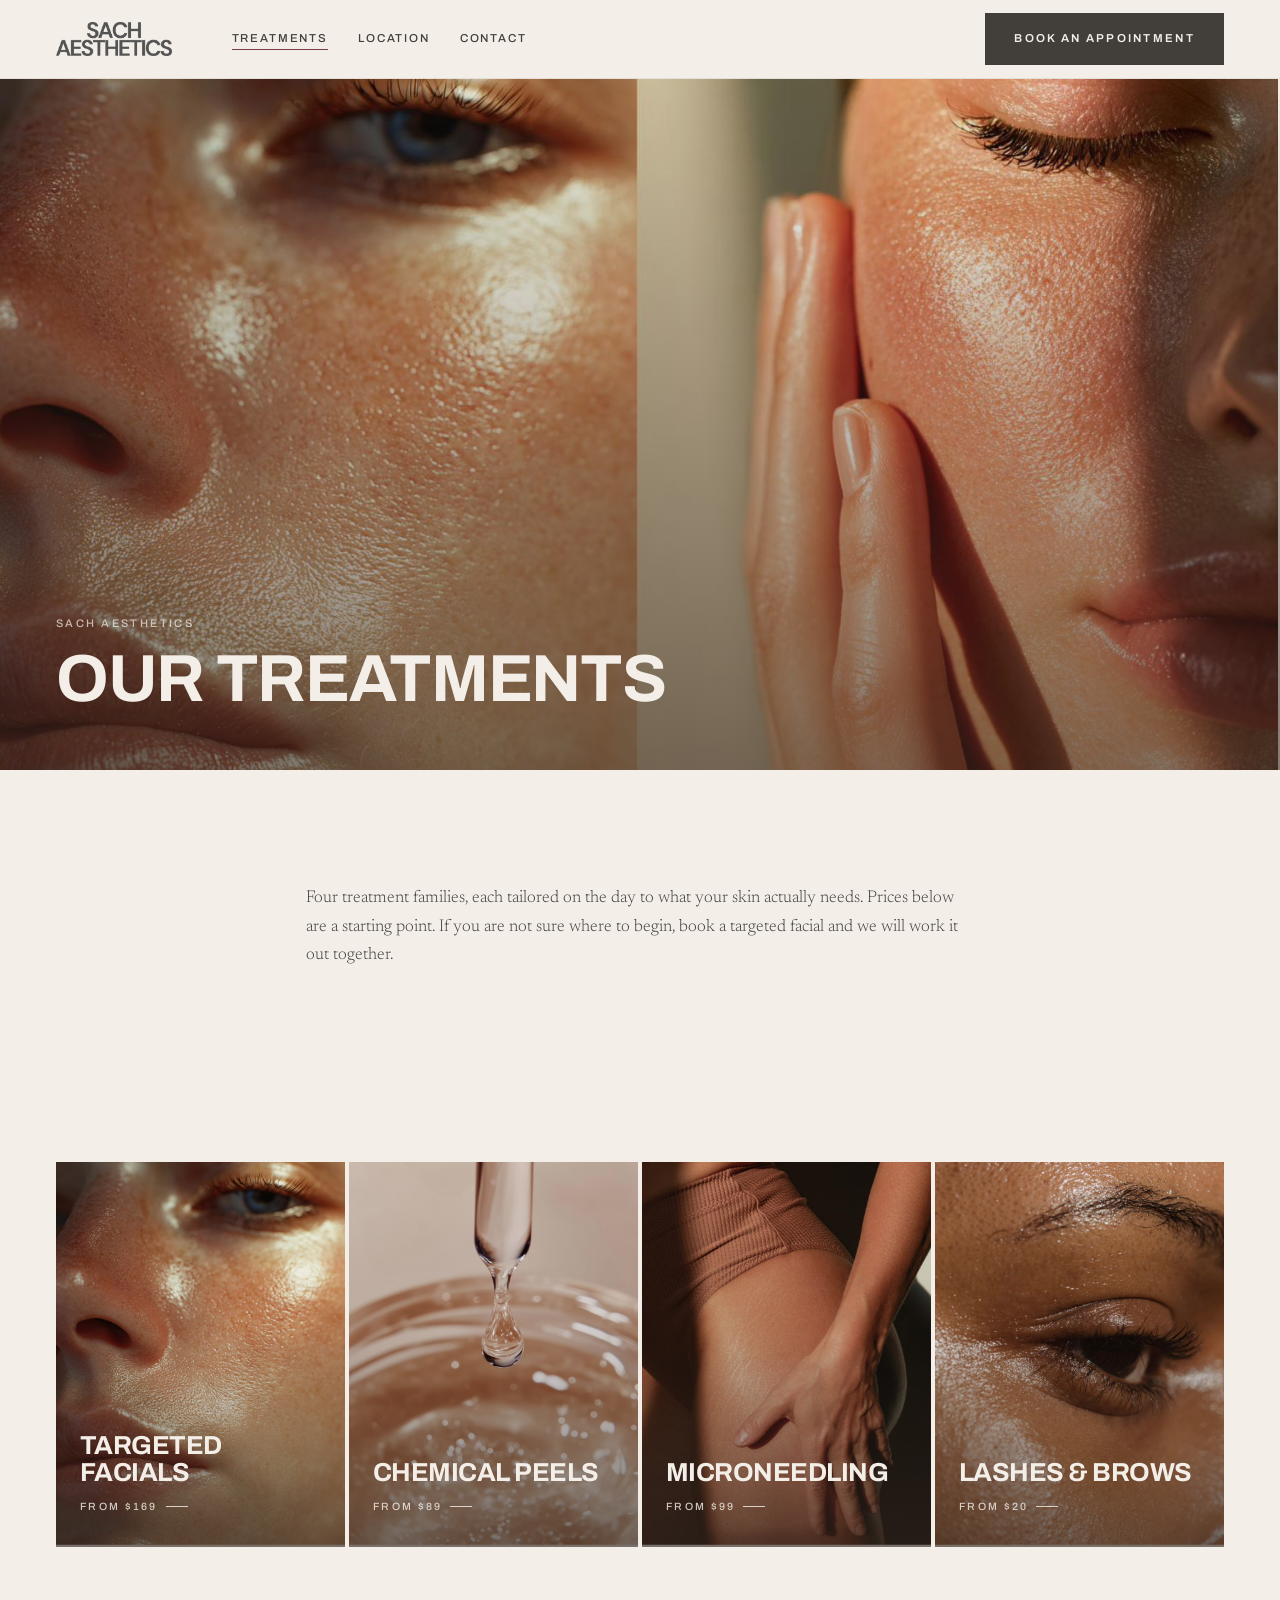
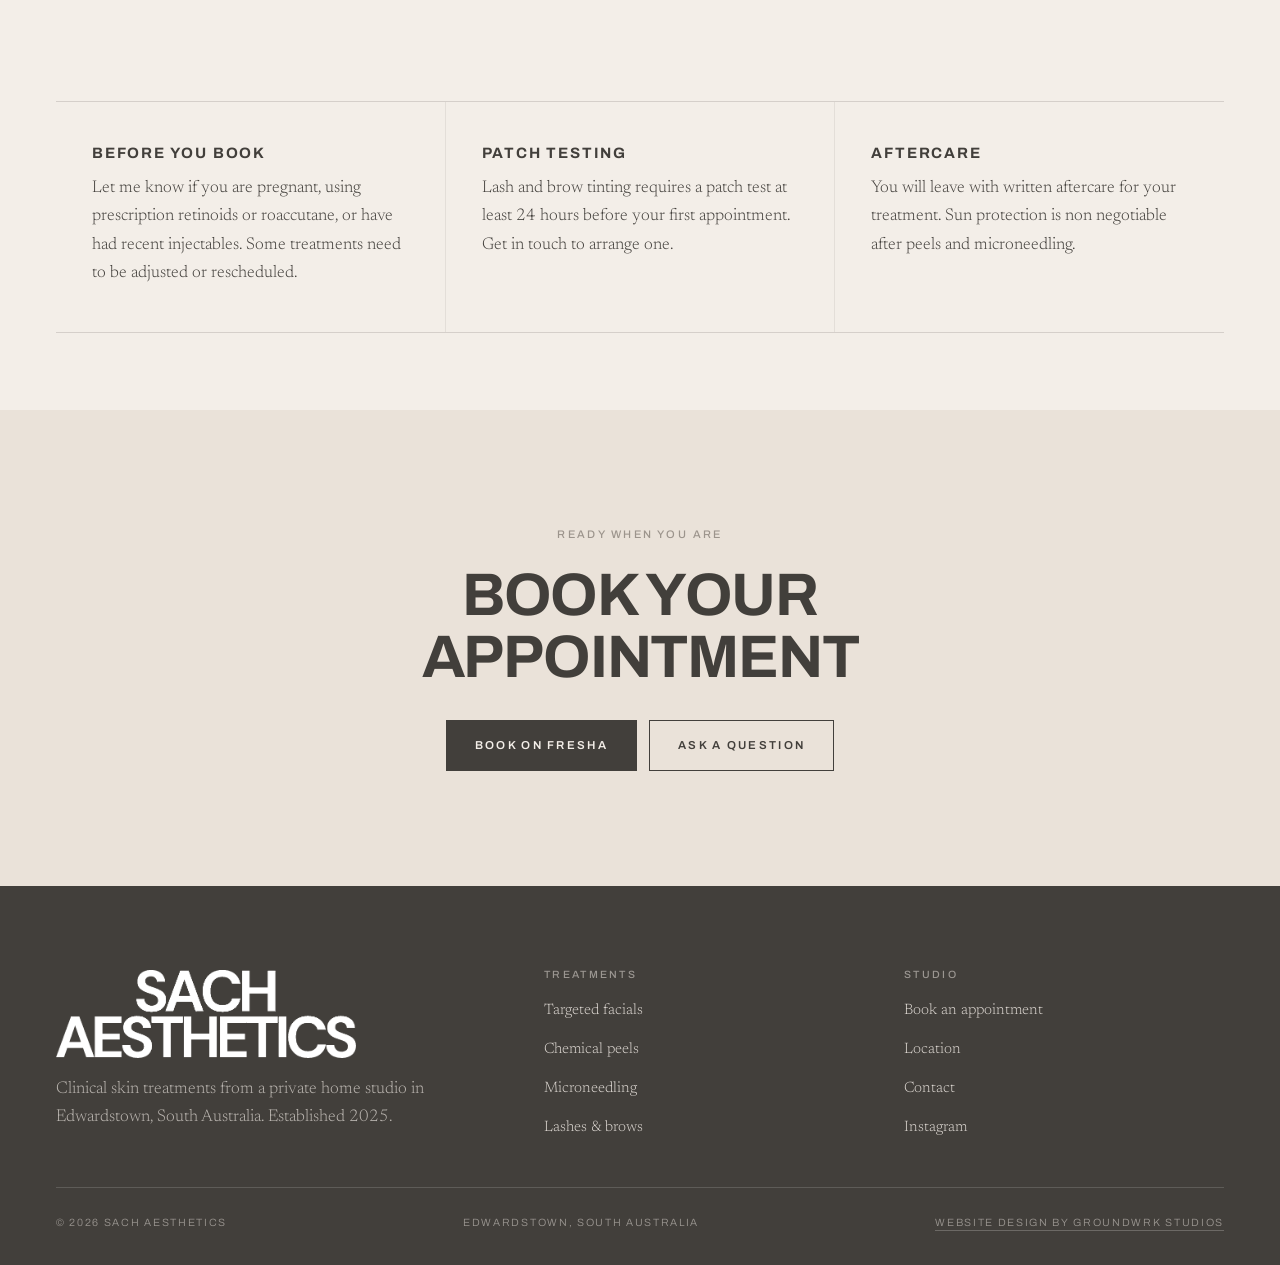
<file: treatments.html>
<!DOCTYPE html>
<html lang="en-AU">
<head>
<meta charset="utf-8">
<meta name="viewport" content="width=device-width, initial-scale=1">
<title>Treatments | Sach Aesthetics</title>
<meta name="description" content="Chemical peels, microneedling, targeted facials, lashes and brows at Sach Aesthetics, Edwardstown Adelaide.">
<link rel="canonical" href="https://sachaesthetics.com.au/treatments">
<meta property="og:title" content="Treatments | Sach Aesthetics">
<meta property="og:description" content="Chemical peels, microneedling, targeted facials, lashes and brows at Sach Aesthetics, Edwardstown Adelaide.">
<meta property="og:image" content="/assets/img/FACIAL_TREATMENTS_BANNER.jpg">
<meta property="og:type" content="website">
<meta name="theme-color" content="#F3EEE8">
<link rel="icon" href="/assets/img/favicon.png">
<link rel="preconnect" href="https://fonts.googleapis.com">
<link rel="preconnect" href="https://fonts.gstatic.com" crossorigin>
<link href="https://fonts.googleapis.com/css2?family=Archivo:wght@400;500;600;700&family=Newsreader:ital,wght@0,300;0,400;1,300&display=swap" rel="stylesheet">
<link rel="stylesheet" href="/assets/css/style.css?v=7">
</head>
<body>
<a class="skip" href="#main">Skip to content</a>

<header class="header">
  <div class="wrap header__inner">
    <button class="burger" aria-expanded="false" aria-controls="drawer" aria-label="Menu">
      <span></span><span></span><span></span>
    </button>
    <a class="brand" href="/" aria-label="Sach Aesthetics home">
      <img src="/assets/img/logo-mark.png" alt="Sach Aesthetics">
    </a>

    <nav class="nav" aria-label="Primary">
      <ul class="nav__list">
        <li class="nav__item--has-menu">
          <a href="/treatments" aria-current="page">Treatments</a>
          <ul class="nav__sub">
            <li><a href="/facial-treatments">Targeted Facials</a></li>
            <li><a href="/chemical-peels">Chemical Peels</a></li>
            <li><a href="/microneedling">Microneedling</a></li>
            <li><a href="/lashes-brows">Lashes &amp; Brows</a></li>
          </ul>
        </li>
        <li><a href="/location">Location</a></li>
        <li><a href="/contact">Contact</a></li>
      </ul>
    </nav>

    <a class="btn header__cta" href="https://www.fresha.com/a/sach-aesthetics-edwardstown-32-lindfield-avenue-c9ze8f2w" target="_blank" rel="noopener">Book an appointment</a>

  </div>
</header>

<div class="drawer" id="drawer" data-open="false">
  <ul>
    <li>
      <a href="/treatments">Treatments</a>
      <ul class="drawer__sub">
        <li><a href="/facial-treatments">Targeted Facials</a></li>
        <li><a href="/chemical-peels">Chemical Peels</a></li>
        <li><a href="/microneedling">Microneedling</a></li>
        <li><a href="/lashes-brows">Lashes &amp; Brows</a></li>
      </ul>
    </li>
    <li><a href="/location">Location</a></li>
    <li><a href="/contact">Contact</a></li>
    <li><a href="https://www.fresha.com/a/sach-aesthetics-edwardstown-32-lindfield-avenue-c9ze8f2w" target="_blank" rel="noopener">Book an appointment</a></li>
  </ul>
</div>

<main id="main">

  <section class="banner">
    <div class="banner__media">
      <picture>
        <source media="(min-width: 700px)" srcset="/assets/img/FACIAL_TREATMENTS_BANNER.jpg">
        <img src="/assets/img/FACIAL_TREATMENTS_BANNER-left.jpg" alt="Close detail of clear, hydrated skin" fetchpriority="high">
      </picture>
    </div>
    <div class="wrap banner__body">
      <span class="label">Sach Aesthetics</span>
      <h1>Our treatments</h1>
    </div>
  </section>

  <section class="section">
    <div class="wrap wrap--narrow" data-reveal>
      <p>Four treatment families, each tailored on the day to what your skin actually needs. Prices below are a starting point. If you are not sure where to begin, book a targeted facial and we will work it out together.</p>
    </div>
  </section>

  <section class="section--tight">
    <div class="wrap">
      <div class="cards">
        <a class="card" href="/facial-treatments" data-reveal>
          <img src="/assets/img/SA_Face_3.png" alt="" loading="lazy">
          <div class="card__body">
            <h3>Targeted facials</h3>
            <span class="card__more">From $169</span>
          </div>
        </a>
        <a class="card" href="/chemical-peels" data-reveal data-reveal-delay="90">
          <img src="/assets/img/Dropper.png" alt="" loading="lazy">
          <div class="card__body">
            <h3>Chemical peels</h3>
            <span class="card__more">From $89</span>
          </div>
        </a>
        <a class="card" href="/microneedling" data-reveal data-reveal-delay="180">
          <img src="/assets/img/Legs.png" alt="" loading="lazy">
          <div class="card__body">
            <h3>Microneedling</h3>
            <span class="card__more">From $99</span>
          </div>
        </a>
        <a class="card" href="/lashes-brows" data-reveal data-reveal-delay="270">
          <img src="/assets/img/Eyebrow.png" alt="" loading="lazy">
          <div class="card__body">
            <h3>Lashes &amp; brows</h3>
            <span class="card__more">From $20</span>
          </div>
        </a>
      </div>
    </div>
  </section>

  <section class="section--tight">
    <div class="wrap">
      <div class="tiles">
        <div class="tile" data-reveal>
          <h3>Before you book</h3>
          <p>Let me know if you are pregnant, using prescription retinoids or roaccutane, or have had recent injectables. Some treatments need to be adjusted or rescheduled.</p>
        </div>
        <div class="tile" data-reveal data-reveal-delay="90">
          <h3>Patch testing</h3>
          <p>Lash and brow tinting requires a patch test at least 24 hours before your first appointment. Get in touch to arrange one.</p>
        </div>
        <div class="tile" data-reveal data-reveal-delay="180">
          <h3>Aftercare</h3>
          <p>You will leave with written aftercare for your treatment. Sun protection is non negotiable after peels and microneedling.</p>
        </div>
      </div>
    </div>
  </section>

  <section class="section section--deep">
    <div class="wrap" style="text-align:center" data-reveal>
      <span class="label">Ready when you are</span>
      <h2 style="font-size:clamp(30px,5.6vw,60px);max-width:16ch;margin-inline:auto">Book your appointment</h2>
      <div class="btn-row" style="justify-content:center;margin-top:32px">
        <a class="btn" href="https://www.fresha.com/a/sach-aesthetics-edwardstown-32-lindfield-avenue-c9ze8f2w" target="_blank" rel="noopener">Book on Fresha</a>
        <a class="btn btn--ghost" href="/contact">Ask a question</a>
      </div>
    </div>
  </section>

</main>

<footer class="footer">
  <div class="wrap">
    <div class="footer__top">
      <div>
        <img class="footer__logo" src="/assets/img/logo-mark.png" alt="Sach Aesthetics">
        <p class="footer__blurb">Clinical skin treatments from a private home studio in Edwardstown, South Australia. Established 2025.</p>
      </div>
      <div>
        <h4>Treatments</h4>
        <ul>
          <li><a href="/facial-treatments">Targeted facials</a></li>
          <li><a href="/chemical-peels">Chemical peels</a></li>
          <li><a href="/microneedling">Microneedling</a></li>
          <li><a href="/lashes-brows">Lashes &amp; brows</a></li>
        </ul>
      </div>
      <div>
        <h4>Studio</h4>
        <ul>
          <li><a href="https://www.fresha.com/a/sach-aesthetics-edwardstown-32-lindfield-avenue-c9ze8f2w" target="_blank" rel="noopener">Book an appointment</a></li>
          <li><a href="/location">Location</a></li>
          <li><a href="/contact">Contact</a></li>
          <li><a href="https://www.instagram.com/sachskinaesthetics/" target="_blank" rel="noopener">Instagram</a></li>
        </ul>
      </div>
    </div>
    <div class="footer__base">
      <span>&copy; <span data-year>2026</span> Sach Aesthetics</span>
      <span>Edwardstown, South Australia</span>
      <span class="footer__credit"><a href="https://business.groundwrkstudios.com.au/" target="_blank" rel="noopener">Website design by Groundwrk Studios</a></span>
    </div>
  </div>
</footer>

<div class="bookbar">
  <a class="btn" href="https://www.fresha.com/a/sach-aesthetics-edwardstown-32-lindfield-avenue-c9ze8f2w" target="_blank" rel="noopener">Book an appointment</a>
</div>

<script src="/assets/js/main.js?v=7" defer></script>
</body>
</html>
</file>
<file: assets/css/style.css>
/* ==========================================================================
   Sach Aesthetics
   Design tokens, layout and components. One stylesheet, no build step.
   ========================================================================== */

:root {
  /* Palette drawn from the studio photography */
  --bone:        #F3EEE8;
  --bone-deep:   #EAE2D9;
  --shell:       #E4D8CC;
  --sand:        #D3C0AE;
  --ink:         #423F3B;
  --ink-soft:    #6F6862;
  --ink-faint:   #9C948C;
  --clay:        #A8785C;
  --mulberry:    #7C3B44;
  --line:        rgba(66, 63, 59, 0.16);
  --line-soft:   rgba(66, 63, 59, 0.09);

  /* Type */
  --display: "Archivo", "Helvetica Neue", Helvetica, Arial, sans-serif;
  --body:    "Newsreader", Georgia, "Times New Roman", serif;
  --util:    "Archivo", "Helvetica Neue", Helvetica, Arial, sans-serif;

  /* Rhythm */
  --gutter: 24px;
  --maxw: 1280px;
  --section: clamp(64px, 9vw, 132px);
  --header-h: 68px;
}

/* --------------------------------------------------------------- Reset -- */

*, *::before, *::after { box-sizing: border-box; }

html {
  -webkit-text-size-adjust: 100%;
  scroll-behavior: smooth;
}

body {
  margin: 0;
  background: var(--bone);
  color: var(--ink);
  font-family: var(--body);
  font-size: 17px;
  line-height: 1.66;
  font-weight: 300;
  -webkit-font-smoothing: antialiased;
  overflow-x: hidden;
}

img { max-width: 100%; display: block; }
a { color: inherit; }

h1, h2, h3, h4, h5 {
  font-family: var(--display);
  font-weight: 700;
  text-transform: uppercase;
  letter-spacing: -0.02em;
  line-height: 1.02;
  margin: 0;
}

p { margin: 0 0 1.1em; }
p:last-child { margin-bottom: 0; }

:focus-visible {
  outline: 2px solid var(--mulberry);
  outline-offset: 3px;
}

.skip {
  position: absolute;
  left: -9999px;
  top: 0;
  background: var(--ink);
  color: var(--bone);
  padding: 12px 18px;
  z-index: 999;
  font-family: var(--util);
  font-size: 13px;
}
.skip:focus { left: 8px; top: 8px; }

/* ------------------------------------------------------------ Utilities -- */

.wrap {
  width: 100%;
  max-width: var(--maxw);
  margin-inline: auto;
  padding-inline: var(--gutter);
}

.wrap--narrow { max-width: 780px; }

.section { padding-block: var(--section); }
.section--tight { padding-block: clamp(44px, 6vw, 84px); }
.section--shell { background: var(--shell); }
.section--deep { background: var(--bone-deep); }

.label {
  font-family: var(--util);
  font-size: 11px;
  font-weight: 500;
  text-transform: uppercase;
  letter-spacing: 0.22em;
  color: var(--ink-faint);
  margin: 0 0 22px;
  display: block;
}

.rule {
  height: 1px;
  background: var(--line);
  border: 0;
  margin: 0;
}

/* --------------------------------------------------------------- Header -- */

.header {
  position: sticky;
  top: 0;
  z-index: 60;
  background: rgba(243, 238, 232, 0.94);
  backdrop-filter: saturate(140%) blur(10px);
  border-bottom: 1px solid var(--line-soft);
}

.header__inner {
  position: relative;
  height: var(--header-h);
  display: flex;
  align-items: center;
  justify-content: flex-start;
  gap: 14px;
}

.brand { display: inline-flex; align-items: center; text-decoration: none; }
.brand img { height: 24px; width: auto; }

.nav { display: none; }

.nav__list {
  list-style: none;
  display: flex;
  align-items: center;
  gap: 30px;
  margin: 0;
  padding: 0;
}

.nav a {
  font-family: var(--util);
  font-size: 11.5px;
  font-weight: 500;
  text-transform: uppercase;
  letter-spacing: 0.16em;
  text-decoration: none;
  color: var(--ink);
  padding-block: 6px;
  position: relative;
  white-space: nowrap;
}

.nav a::after {
  content: "";
  position: absolute;
  left: 0;
  right: 0;
  bottom: 0;
  height: 1px;
  background: var(--mulberry);
  transform: scaleX(0);
  transform-origin: left;
  transition: transform 0.32s cubic-bezier(0.22, 0.61, 0.36, 1);
}
.nav a:hover::after,
.nav a[aria-current="page"]::after { transform: scaleX(1); }

/* Treatments dropdown */
.nav__item--has-menu { position: relative; }

.nav__sub {
  position: absolute;
  top: calc(100% + 14px);
  left: -18px;
  min-width: 232px;
  background: var(--bone);
  border: 1px solid var(--line-soft);
  padding: 10px 0;
  list-style: none;
  margin: 0;
  opacity: 0;
  visibility: hidden;
  transform: translateY(-6px);
  transition: opacity 0.24s ease, transform 0.24s ease, visibility 0.24s;
  box-shadow: 0 18px 44px -28px rgba(66, 63, 59, 0.55);
}

.nav__item--has-menu:hover .nav__sub,
.nav__item--has-menu:focus-within .nav__sub {
  opacity: 1;
  visibility: visible;
  transform: translateY(0);
}

.nav__sub a {
  display: block;
  padding: 9px 18px;
  letter-spacing: 0.13em;
}
.nav__sub a::after { display: none; }
.nav__sub a:hover { color: var(--mulberry); }

/* Two classes so the later `.btn { display: inline-flex }` cannot win on order */
.header .header__cta { display: none; }

/* Burger — sits first in the bar on mobile */
.burger {
  appearance: none;
  background: none;
  border: 0;
  width: 40px;
  height: 40px;
  margin-left: -10px;
  display: grid;
  place-content: center;
  gap: 5px;
  cursor: pointer;
  color: var(--ink);
}
.burger span {
  display: block;
  width: 22px;
  height: 1.5px;
  background: currentColor;
  transition: transform 0.3s ease, opacity 0.2s ease;
}
.burger[aria-expanded="true"] span:nth-child(1) { transform: translateY(6.5px) rotate(45deg); }
.burger[aria-expanded="true"] span:nth-child(2) { opacity: 0; }
.burger[aria-expanded="true"] span:nth-child(3) { transform: translateY(-6.5px) rotate(-45deg); }

/* Mobile drawer */
.drawer {
  position: fixed;
  inset: var(--header-h) 0 0 0;
  background: var(--bone);
  z-index: 55;
  padding: 34px var(--gutter) 120px;
  overflow-y: auto;
  transform: translateY(-8px);
  opacity: 0;
  visibility: hidden;
  transition: opacity 0.3s ease, transform 0.3s ease, visibility 0.3s;
}
.drawer[data-open="true"] { opacity: 1; visibility: visible; transform: none; }

.drawer ul { list-style: none; margin: 0; padding: 0; }

.drawer > ul > li { border-bottom: 1px solid var(--line-soft); }

.drawer a {
  display: block;
  font-family: var(--display);
  font-size: 28px;
  font-weight: 700;
  text-transform: uppercase;
  letter-spacing: -0.02em;
  text-decoration: none;
  padding: 18px 0;
}

.drawer__sub { padding: 0 0 18px 2px !important; }
.drawer__sub a {
  font-family: var(--util);
  font-size: 12px;
  font-weight: 500;
  letter-spacing: 0.18em;
  padding: 8px 0;
  color: var(--ink-soft);
}

/* --------------------------------------------------------------- Button -- */

.btn {
  display: inline-flex;
  align-items: center;
  justify-content: center;
  gap: 10px;
  font-family: var(--util);
  font-size: 11.5px;
  font-weight: 600;
  text-transform: uppercase;
  letter-spacing: 0.2em;
  text-decoration: none;
  padding: 15px 28px;
  border: 1px solid var(--ink);
  background: var(--ink);
  color: var(--bone);
  cursor: pointer;
  transition: background 0.3s ease, color 0.3s ease, border-color 0.3s ease;
}
.btn:hover { background: var(--mulberry); border-color: var(--mulberry); }

.btn--ghost {
  background: transparent;
  color: var(--ink);
}
.btn--ghost:hover { background: var(--ink); color: var(--bone); }

.btn--light {
  background: transparent;
  border-color: rgba(243, 238, 232, 0.75);
  color: var(--bone);
}
.btn--light:hover { background: var(--bone); color: var(--ink); border-color: var(--bone); }

.btn--solid-light {
  background: var(--bone);
  border-color: var(--bone);
  color: var(--ink);
}
.btn--solid-light:hover { background: var(--mulberry); border-color: var(--mulberry); color: var(--bone); }

.btn-row {
  display: flex;
  flex-wrap: wrap;
  gap: 12px;
}

/* ----------------------------------------------------------------- Hero -- */

.hero {
  position: relative;
  min-height: clamp(520px, 82vh, 820px);
  display: grid;
  align-items: end;
  overflow: hidden;
  background: var(--sand);
}

.hero__media {
  position: absolute;
  inset: 0;
}
.hero__media picture,
.banner__media picture { display: block; width: 100%; height: 100%; }
.hero__media img {
  width: 100%;
  height: 100%;
  object-fit: cover;
  object-position: center 42%;
}
.hero__media::after {
  content: "";
  position: absolute;
  inset: 0;
  background: linear-gradient(to top, rgba(52, 38, 30, 0.62) 0%, rgba(52, 38, 30, 0.2) 45%, rgba(52, 38, 30, 0.06) 100%);
}

.hero__body {
  position: relative;
  padding-block: clamp(44px, 7vw, 84px);
  color: var(--bone);
}

.hero__logo {
  width: min(420px, 74vw);
  filter: brightness(0) invert(1);
  margin-bottom: 22px;
}

.hero__tag {
  font-family: var(--util);
  font-size: 11px;
  font-weight: 500;
  text-transform: uppercase;
  letter-spacing: 0.3em;
  margin: 0 0 30px;
  color: rgba(243, 238, 232, 0.86);
}

/* Interior page banner */
.banner {
  position: relative;
  min-height: clamp(300px, 46vh, 460px);
  display: grid;
  align-items: end;
  overflow: hidden;
  background: var(--sand);
}
.banner__media { position: absolute; inset: 0; }
.banner__media img { width: 100%; height: 100%; object-fit: cover; }
.banner__media::after {
  content: "";
  position: absolute;
  inset: 0;
  background: linear-gradient(to top, rgba(52, 38, 30, 0.6), rgba(52, 38, 30, 0.05));
}
.banner__body {
  position: relative;
  color: var(--bone);
  padding-block: clamp(32px, 5vw, 56px);
}
.banner h1 {
  font-size: clamp(34px, 6.4vw, 74px);
}
.banner .label { color: rgba(243, 238, 232, 0.72); margin-bottom: 14px; }

/* ---------------------------------------------------------------- Split -- */

.split {
  display: grid;
  gap: clamp(28px, 5vw, 72px);
  align-items: center;
}

.split__media img {
  width: 100%;
  aspect-ratio: 4 / 5;
  object-fit: cover;
}

.split h2 {
  font-size: clamp(28px, 4.4vw, 48px);
  margin-bottom: 22px;
}

.split--flip .split__media { order: -1; }

/* ------------------------------------------------------------ Card grid -- */

.cards {
  display: grid;
  grid-template-columns: 1fr;
  gap: 4px;
}

.card {
  position: relative;
  display: block;
  text-decoration: none;
  overflow: hidden;
  background: var(--sand);
  aspect-ratio: 3 / 4;
}

.card img {
  width: 100%;
  height: 100%;
  object-fit: cover;
  transition: transform 1.1s cubic-bezier(0.22, 0.61, 0.36, 1);
}
.card:hover img { transform: scale(1.045); }

.card::after {
  content: "";
  position: absolute;
  inset: 0;
  background: linear-gradient(to top, rgba(52, 38, 30, 0.66) 0%, rgba(52, 38, 30, 0.12) 55%, transparent 100%);
}

.card__body {
  position: absolute;
  left: 0;
  right: 0;
  bottom: 0;
  padding: 26px 24px;
  color: var(--bone);
  z-index: 2;
}

.card h3 {
  font-size: clamp(20px, 2.6vw, 26px);
  margin-bottom: 8px;
}

.card__more {
  font-family: var(--util);
  font-size: 10.5px;
  font-weight: 500;
  text-transform: uppercase;
  letter-spacing: 0.22em;
  color: rgba(243, 238, 232, 0.82);
  display: inline-flex;
  align-items: center;
  gap: 8px;
}
.card__more::after {
  content: "";
  width: 22px;
  height: 1px;
  background: currentColor;
  transition: width 0.4s ease;
}
.card:hover .card__more::after { width: 40px; }

/* ------------------------------------------- Signature: treatment ledger -- */

.ledger { border-top: 1px solid var(--line); }

.ledger__row {
  border-bottom: 1px solid var(--line-soft);
  padding-block: 26px;
}

.ledger__head {
  display: flex;
  align-items: baseline;
  gap: 14px;
  width: 100%;
}

.ledger__name {
  font-family: var(--display);
  font-size: clamp(17px, 2.2vw, 22px);
  font-weight: 700;
  text-transform: uppercase;
  letter-spacing: -0.01em;
  line-height: 1.15;
  flex: 0 1 auto;
}

/* the dot leader that ties name to price, like a printed menu */
.ledger__leader {
  flex: 1 1 auto;
  min-width: 18px;
  height: 1px;
  align-self: center;
  margin-top: 4px;
  background-image: radial-gradient(circle, var(--ink-faint) 1px, transparent 1.2px);
  background-size: 7px 2px;
  background-repeat: repeat-x;
  background-position: bottom;
  opacity: 0.75;
}

.ledger__price {
  font-family: var(--display);
  font-size: clamp(17px, 2.2vw, 22px);
  font-weight: 700;
  color: var(--mulberry);
  flex: 0 0 auto;
  font-variant-numeric: tabular-nums;
}

.ledger__meta {
  font-family: var(--util);
  font-size: 10.5px;
  font-weight: 500;
  text-transform: uppercase;
  letter-spacing: 0.2em;
  color: var(--ink-faint);
  margin-top: 10px;
}

.ledger__desc {
  margin-top: 12px;
  max-width: 66ch;
}

.ledger__book {
  font-family: var(--util);
  font-size: 10.5px;
  font-weight: 600;
  text-transform: uppercase;
  letter-spacing: 0.2em;
  text-decoration: none;
  color: var(--ink);
  border-bottom: 1px solid var(--line);
  padding-bottom: 3px;
  display: inline-block;
  margin-top: 16px;
  transition: color 0.25s ease, border-color 0.25s ease;
}
.ledger__book:hover { color: var(--mulberry); border-color: var(--mulberry); }

/* Compact ledger used for area/price lists with no description */
.ledger--compact .ledger__row { padding-block: 15px; }

/* ------------------------------------------------------------ Info tiles -- */

.tiles {
  display: grid;
  gap: 1px;
  background: var(--line-soft);
  border-block: 1px solid var(--line-soft);
}

.tile {
  background: var(--bone);
  padding: clamp(28px, 4vw, 44px) clamp(22px, 3vw, 36px);
}

.tile h3 {
  font-size: 15px;
  letter-spacing: 0.12em;
  margin-bottom: 14px;
}

.tile p { color: var(--ink); }

/* ---------------------------------------------------------------- Quote -- */

.quote {
  font-family: var(--body);
  font-weight: 300;
  font-style: italic;
  font-size: clamp(23px, 3.6vw, 40px);
  line-height: 1.34;
  letter-spacing: -0.01em;
  max-width: 22ch;
}

/* ----------------------------------------------------------------- Form -- */

.form { display: grid; gap: 22px; }

.field { display: grid; gap: 8px; }

.field label {
  font-family: var(--util);
  font-size: 10.5px;
  font-weight: 500;
  text-transform: uppercase;
  letter-spacing: 0.2em;
  color: var(--ink-soft);
}

.field input,
.field textarea,
.field select {
  font-family: var(--body);
  font-size: 17px;
  font-weight: 300;
  color: var(--ink);
  background: transparent;
  border: 0;
  border-bottom: 1px solid var(--line);
  padding: 10px 0;
  border-radius: 0;
  transition: border-color 0.25s ease;
  width: 100%;
}
.field input:focus,
.field textarea:focus,
.field select:focus {
  outline: none;
  border-bottom-color: var(--mulberry);
}
.field textarea { resize: vertical; min-height: 130px; }

.form__note {
  font-family: var(--util);
  font-size: 11px;
  letter-spacing: 0.06em;
  color: var(--ink-faint);
}

/* Honeypot: off screen rather than display:none, which some bots detect */
.hp {
  position: absolute;
  left: -9999px;
  width: 1px;
  height: 1px;
  overflow: hidden;
}

.form__status {
  font-family: var(--util);
  font-size: 12px;
  letter-spacing: 0.04em;
  margin: 0;
  padding: 12px 16px;
  border-left: 2px solid var(--mulberry);
  background: rgba(124, 59, 68, 0.06);
  color: var(--ink);
}
.form__status[data-state="ok"] {
  border-left-color: #4F7A52;
  background: rgba(79, 122, 82, 0.08);
}

/* ------------------------------------------------------------ Contact kv -- */

.kv { display: grid; gap: 26px; }

.kv__item { border-top: 1px solid var(--line-soft); padding-top: 16px; }

.kv__key {
  font-family: var(--util);
  font-size: 10.5px;
  font-weight: 500;
  text-transform: uppercase;
  letter-spacing: 0.2em;
  color: var(--ink-faint);
  margin-bottom: 8px;
}

.kv__val { font-size: 17px; }
.kv__val a { text-decoration: none; border-bottom: 1px solid var(--line); }
.kv__val a:hover { color: var(--mulberry); border-color: var(--mulberry); }

/* ------------------------------------------------------------------ Map -- */

.map {
  width: 100%;
  aspect-ratio: 16 / 11;
  border: 1px solid var(--line-soft);
  filter: grayscale(0.42) sepia(0.16) contrast(0.96);
}

/* ------------------------------------------------------------- Gallery -- */

.gallery { display: grid; gap: 4px; }
.gallery img { width: 100%; aspect-ratio: 4 / 5; object-fit: cover; }

/* --------------------------------------------------------------- Footer -- */

.footer {
  background: var(--ink);
  color: var(--bone);
  padding-block: clamp(52px, 7vw, 84px) 34px;
}

.footer a { color: inherit; text-decoration: none; }

.footer__top {
  display: grid;
  gap: 44px;
  padding-bottom: 44px;
  border-bottom: 1px solid rgba(243, 238, 232, 0.16);
}

.footer__logo {
  width: min(300px, 62vw);
  filter: brightness(0) invert(1);
  margin-bottom: 18px;
}

.footer__blurb {
  color: rgba(243, 238, 232, 0.68);
  max-width: 38ch;
}

.footer h4 {
  font-family: var(--util);
  font-size: 10.5px;
  font-weight: 500;
  text-transform: uppercase;
  letter-spacing: 0.22em;
  color: rgba(243, 238, 232, 0.5);
  margin: 0 0 16px;
}

.footer ul { list-style: none; margin: 0; padding: 0; display: grid; gap: 11px; }

.footer li a {
  font-size: 15px;
  color: rgba(243, 238, 232, 0.86);
  transition: color 0.25s ease;
}
.footer li a:hover { color: var(--bone); }

.footer__base {
  padding-top: 26px;
  display: flex;
  flex-wrap: wrap;
  gap: 14px;
  justify-content: space-between;
  font-family: var(--util);
  font-size: 10.5px;
  letter-spacing: 0.16em;
  text-transform: uppercase;
  color: rgba(243, 238, 232, 0.5);
}

.footer__credit a {
  color: inherit;
  border-bottom: 1px solid rgba(243, 238, 232, 0.24);
  padding-bottom: 2px;
  transition: color 0.25s ease, border-color 0.25s ease;
}
.footer__credit a:hover {
  color: var(--bone);
  border-bottom-color: var(--bone);
}

/* --------------------------------------------------- Sticky mobile book -- */

.bookbar {
  position: fixed;
  left: 0;
  right: 0;
  bottom: 0;
  z-index: 50;
  padding: 10px var(--gutter) calc(10px + env(safe-area-inset-bottom));
  background: rgba(243, 238, 232, 0.95);
  backdrop-filter: blur(10px);
  border-top: 1px solid var(--line-soft);
}
.bookbar .btn { width: 100%; }

/* -------------------------------------------------------------- Reveals -- */

[data-reveal] {
  opacity: 0;
  transform: translateY(18px);
  transition: opacity 0.85s cubic-bezier(0.22, 0.61, 0.36, 1),
              transform 0.85s cubic-bezier(0.22, 0.61, 0.36, 1);
}
[data-reveal].is-in { opacity: 1; transform: none; }

/* ---------------------------------------------------------- Breakpoints -- */

@media (min-width: 700px) {
  :root { --gutter: 40px; }
  .banner { min-height: clamp(420px, 42vw, 580px); }
  .cards { grid-template-columns: repeat(2, 1fr); }
  .tiles { grid-template-columns: repeat(2, 1fr); }
  .gallery { grid-template-columns: repeat(2, 1fr); }
  .ledger__head { align-items: baseline; }
  .footer__top { grid-template-columns: 1.4fr 1fr 1fr; gap: 40px; }
}

@media (min-width: 1000px) {
  :root { --header-h: 78px; --gutter: 56px; }
  /* Banner artwork is 1512x812 (1.86:1). Tracking that ratio keeps the crop
     shallow instead of slicing the top and bottom off on wide screens. */
  .banner { min-height: clamp(600px, 54vw, 880px); }
  .banner h1 { font-size: clamp(48px, 5.2vw, 82px); }
  .nav { display: block; margin-left: 46px; }
  .header .header__cta { display: inline-flex; margin-left: auto; }
  .burger { display: none; }
  .drawer { display: none; }
  .bookbar { display: none; }
  .brand img { height: 34px; }
  .split { grid-template-columns: 1fr 1fr; gap: 88px; }
  .cards { grid-template-columns: repeat(4, 1fr); }
  .tiles { grid-template-columns: repeat(3, 1fr); }
  body { padding-bottom: 0; }
}

@media (max-width: 999px) {
  body { padding-bottom: 74px; }

  /* Centred against the viewport, not against the space left over by the burger */
  .brand {
    position: absolute;
    left: 50%;
    transform: translateX(-50%);
  }
}

@media (prefers-reduced-motion: reduce) {
  html { scroll-behavior: auto; }
  *, *::before, *::after {
    animation-duration: 0.01ms !important;
    transition-duration: 0.01ms !important;
  }
  [data-reveal] { opacity: 1; transform: none; }
}
</file>
